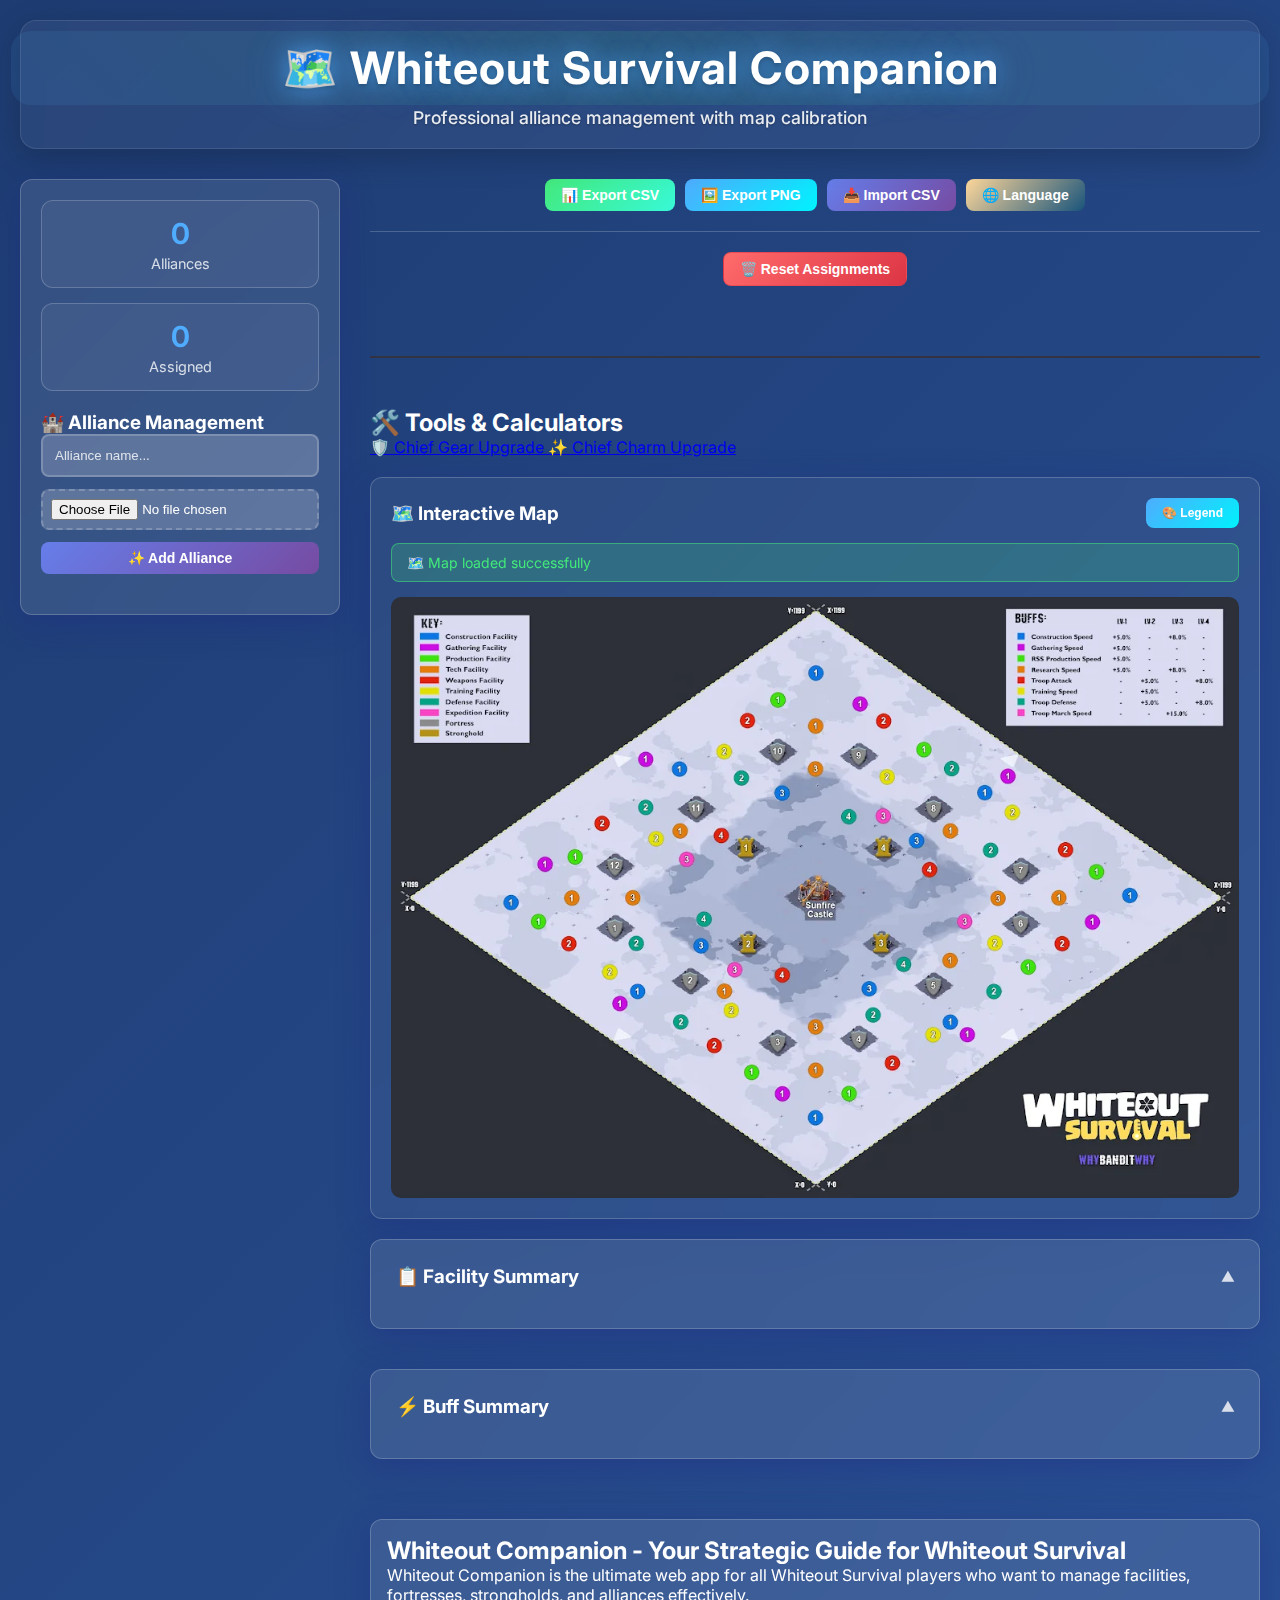
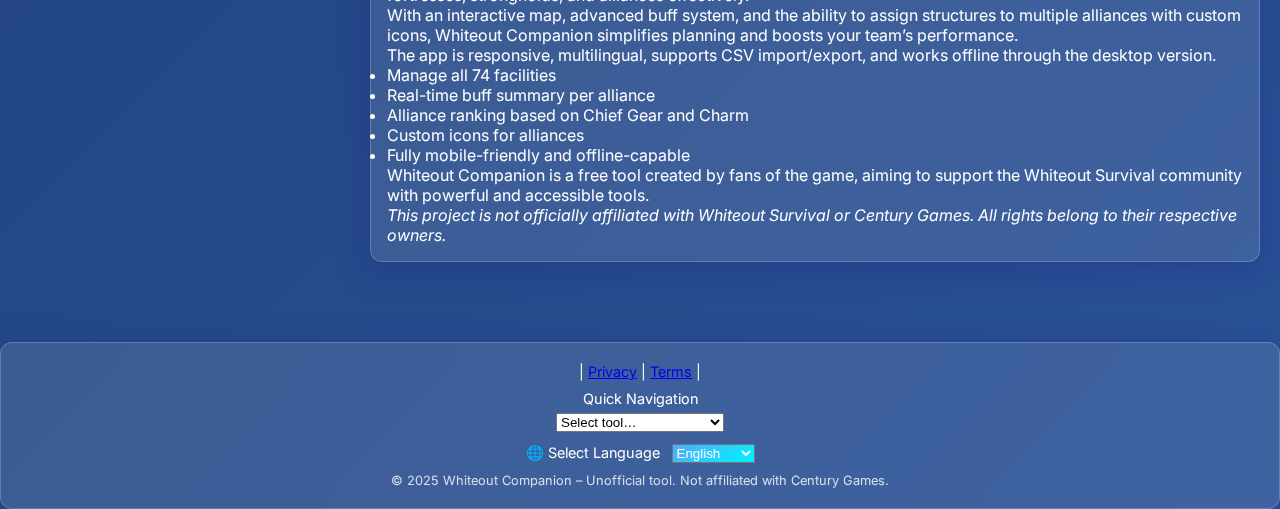
<file: index.html>
<!DOCTYPE html>
<html lang="en">
<head>

<!-- META SEO (EN) -->
<title>Whiteout Companion – Alliance and Buff Manager</title>
<meta name="description" content="Manage alliances, buffs, and facilities on the Whiteout Survival map. A complete and responsive companion app.">
<meta name="keywords" content="whiteout survival, companion app, alliance manager, map tool, buff calculator, war strategy, mobile game helper">
<meta name="author" content="whiteoutcompanion.com">
<meta name="viewport" content="width=device-width, initial-scale=1.0">

<!-- OPEN GRAPH (Facebook / WhatsApp / Discord) -->
<meta property="og:title" content="Whiteout Companion – Map, Buffs & Alliances">
<meta property="og:description" content="Interactive tool to manage alliances, buffs and structures in Whiteout Survival. Ideal for commanders and war strategists.">
<meta property="og:type" content="website">
<meta property="og:url" content="https://whiteoutcompanion.com">
<meta property="og:image" content="https://whiteoutcompanion.com/logo.png">

<!-- TWITTER CARDS -->
<meta name="twitter:card" content="summary_large_image">
<meta name="twitter:title" content="Whiteout Companion – Buff & Map Tool">
<meta name="twitter:description" content="Plan your alliance, assign facilities and dominate in Whiteout Survival.">
<meta name="twitter:image" content="https://whiteoutcompanion.com/logo.png">

<!-- FAVICON -->
<link rel="icon" href="/favicon.ico" type="image/x-icon">


  <!-- Google tag (gtag.js) -->
<script async src="https://www.googletagmanager.com/gtag/js?id=G-LJEEXTELBT"></script>
<script>
  window.dataLayer = window.dataLayer || [];
  function gtag(){dataLayer.push(arguments);}
  gtag('js', new Date());

  gtag('config', 'G-LJEEXTELBT');
</script>

  <meta charset="UTF-8" />
  <meta name="viewport" content="width=device-width, initial-scale=1.0"/>
  <meta name="theme-color" content="#1e3c72">
  <meta name="description" content="Professional alliance management tool for Whiteout Survival">
  
  <title>Whiteout Survival Companion</title>
  
  <!-- Fonts -->
  <link rel="preconnect" href="https://fonts.googleapis.com">
  <link rel="preconnect" href="https://fonts.gstatic.com" crossorigin>
  <link href="https://fonts.googleapis.com/css2?family=Inter:wght@400;500;600;700&display=swap" rel="stylesheet">
  
  <!--Styles-->
  <link href="css/styles.css" rel="stylesheet">
  <link href="css/responsive.css" rel="stylesheet">
  
  <link href="css/control-bar.css" rel="stylesheet">
  <link href="css/admob.css" rel="stylesheet">

  <link rel="manifest" href="manifest.json">
  <meta name="google-adsense-account" content="ca-pub-0198329042214907">
  <script async src="https://pagead2.googlesyndication.com/pagead/js/adsbygoogle.js?client=ca-pub-0198329042214907"
     crossorigin="anonymous"></script>
</head>
<body>
  <div class="container">
    <!-- Header -->
    <div class="header">
      <h1 id="main-title">🗺️ Whiteout Survival Companion 🚀</h1>
      <p id="main-subtitle">Professional alliance management with map calibration</p>
    </div>

    <!-- AdMob top banner -->
    <div id="top-admob-banner" class="admob-banner top-banner">
      <span>Loading advertisement...</span>
    </div>

    <!-- App Layout -->
    <div class="app-layout">
      
      <!-- Sidebar -->
      <aside class="sidebar glass-card">
        <!-- Quick Stats -->
        <div class="stats-grid">
          <div class="stat-card">
            <div class="stat-number" id="total-alliances">0</div>
            <div class="stat-label" id="alliances-label">Alleanze</div>
          </div>
          <div class="stat-card">
            <div class="stat-number" id="assigned-facilities">0</div>
            <div class="stat-label" id="assigned-label">Assegnate</div>
          </div>
        </div>

        <!-- Alliance Form -->
        <h3 id="alliance-management-title">🏰 Gestione Alleanze</h3>
        <form class="alliance-form" id="alliance-form">
          <input type="text" id="alliance-name" placeholder="Nome alleanza..." maxlength="30" required>
          <input type="file" id="alliance-icon" accept="image/*">
          <button type="submit" class="btn btn-primary" style="width: 100%;" id="add-alliance-btn">
            ✨ Aggiungi Alleanza
          </button>
        </form>

        <!-- Alliance List -->
        <ul class="alliance-list" id="alliance-list"></ul>
      </aside>

      <!-- Main Content -->
      <main class="main-content">
        
      <!-- Controls -->
      <div class="controls">
        <button class="btn btn-success" onclick="exportCSV()" id="export-csv-btn">📊 Esporta CSV</button>
        <button class="btn btn-info" onclick="exportPNG()" id="export-png-btn">🖼️ Esporta PNG</button>
        <input type="file" id="import-file" accept=".csv" style="display: none;">
        <button class="btn btn-primary" onclick="document.getElementById('import-file').click()" id="import-csv-btn">📥 Importa CSV</button>
        <button class="btn btn-warning" onclick="toggleLanguageSelector()" id="language-btn">🌐 Lingua</button>
        
        <!-- Separatore visivo per pulsante pericoloso -->
        <div style="width: 100%; height: 1px; background: rgba(255,255,255,0.2); margin: 10px 0;"></div>
        
        <!-- Pulsante Reset con stile diverso -->
        <button class="btn btn-danger" onclick="showResetConfirmation()" id="reset-btn" title="Rimuovi tutte le assegnazioni">
          🗑️ <span id="reset-btn-text">Reset Assegnazioni</span>
        </button>
      </div>

        <!-- Language Selector -->
        <div id="language-selector" class="glass-card hidden" style="padding: 15px; margin-bottom: 20px;">
          <h4 style="margin-bottom: 10px;" id="select-language-title">🌐 Seleziona Lingua</h4>
          <div style="display: grid; grid-template-columns: repeat(auto-fit, minmax(120px, 1fr)); gap: 10px;">
            <button class="btn btn-info" onclick="setLanguage('en')" id="lang-en">🇺🇸 English</button>
            <button class="btn btn-info" onclick="setLanguage('it')" id="lang-it">🇮🇹 Italiano</button>
            <button class="btn btn-info" onclick="setLanguage('es')" id="lang-es">🇪🇸 Español</button>
            <button class="btn btn-info" onclick="setLanguage('fr')" id="lang-fr">🇫🇷 Français</button>
            <button class="btn btn-info" onclick="setLanguage('de')" id="lang-de">🇩🇪 Deutsch</button>
            <button class="btn btn-info" onclick="setLanguage('pt')" id="lang-pt">🇵🇹 Português</button>
          </div>
        </div>

        <!-- New Functions -->
<hr style="margin: 30px 0; border: 0; border-top: 2px solid #334;">

<div class="tool-grid-container">
  <h2 class="tool-title" data-i18n="tools_section_title">🛠️ Tools & Calculators</h2>

  <div class="tool-grid">
    <a href="/chief-gear-upgrade-calculator" class="tool-button" data-i18n="tool_chief_gear">
      🛡️ Chief Gear Upgrade
    </a>
    <a href="/chief-charms-calculator" class="tool-button" data-i18n="tool_chief_charm">
      ✨ Chief Charm Upgrade
    </a>
    <!-- Puoi aggiungere altri strumenti qui -->
  </div>
</div>

        <!-- Map Container -->
        <section class="map-container glass-card">
          <div class="map-header">
            <h3 id="map-title">🗺️ Mappa Interattiva</h3>
            <button class="btn btn-info" onclick="toggleLegend()" style="font-size: 12px;" id="legend-btn">🎨 Legenda</button>
          </div>
          
          <!-- Legend -->
          <div id="map-legend" class="map-legend hidden">
            <h4 id="legend-title">🎨 Legenda Colori Ufficiali</h4>
            <div class="legend-grid">
  <div class="legend-item">
    <div class="legend-marker castle"></div>
    <span class="legend-icon">🏰</span>
    <span id="color-castle">Castle (Oro)</span>
  </div>
  <div class="legend-item">
    <div class="legend-marker construction"></div>
    <span class="legend-icon">🔨</span>
    <span id="color-construction">Construction (Blu)</span>
  </div>
  <div class="legend-item">
    <div class="legend-marker production"></div>
    <span class="legend-icon">🏭</span>
    <span id="color-production">Production (Verde)</span>
  </div>
  <div class="legend-item">
    <div class="legend-marker defense"></div>
    <span class="legend-icon">🛡️</span>
    <span id="color-defense">Defense (Verde Acqua)</span>
  </div>
  <div class="legend-item">
    <div class="legend-marker gathering"></div>
    <span class="legend-icon">⛏️</span>
    <span id="color-gathering">Gathering (Viola)</span>
  </div>
  <div class="legend-item">
    <div class="legend-marker tech"></div>
    <span class="legend-icon">🔬</span>
    <span id="color-tech">Research/Tech (Arancione)</span>
  </div>
  <div class="legend-item">
    <div class="legend-marker weapons"></div>
    <span class="legend-icon">⚔️</span>
    <span id="color-weapons">Troop Attack (Rosso)</span>
  </div>
  <div class="legend-item">
    <div class="legend-marker training"></div>
    <span class="legend-icon">🎯</span>
    <span id="color-training">Training (Giallo)</span>
  </div>
  <div class="legend-item">
    <div class="legend-marker expedition"></div>
    <span class="legend-icon">🚁</span>
    <span id="color-expedition">March/Expedition (Rosa)</span>
  </div>
  <div class="legend-item">
    <div class="legend-marker stronghold"></div>
    <span class="legend-icon">🏛️</span>
    <span id="color-stronghold">Stronghold (Marrone)</span>
  </div>
  <div class="legend-item">
    <div class="legend-marker fortress"></div>
    <span class="legend-icon">🏯</span>
    <span id="color-fortress">Fortress (Grigio Scuro)</span>
  </div>
</div>
          </div>
          
          <!-- Status Bar per messaggi -->
          <div class="map-status" id="map-status" style="display: none;">
            Marker con colori ufficiali: Blu=Construction, Verde=Production, Verde Acqua=Defense, Viola=Gathering, Arancione=Tech, Rosso=Attack, Giallo=Training, Rosa=March. Clicca per assegnare alle alleanze.
          </div>
          
          <div class="map-wrapper" id="map-wrapper">
            <img src="assets/map.png" id="map" alt="Whiteout Survival Map">
          </div>
        </section>

        <!-- Summary Sections -->
        <section class="summary-section glass-card">
          <div class="summary-header" onclick="toggleSection('facility-summary')">
            <h3 id="facility-summary-title">📋 Riepilogo Strutture</h3>
            <span class="section-toggle" id="facility-toggle">▼</span>
          </div>
          <div id="facility-summary-content" class="summary-content expanded-content">
            <div id="facility-summary"></div>
          </div>
        </section>

        <section class="summary-section glass-card">
          <div class="summary-header" onclick="toggleSection('buff-summary')">
            <h3 id="buff-summary-title">⚡ Riepilogo Buff</h3>
            <span class="section-toggle" id="buff-toggle">▼</span>
          </div>
          <div id="buff-summary-content" class="summary-content expanded-content">
            <div id="buff-summary"></div>
          </div>
        </section>
        <!-- Calibrazione per sviluppatori
        -- Calibration Section --
        <section class="calibration-section glass-card">
          <div class="calibration-header">
            <h3 id="calibration-title">🔧 Calibrazione Avanzata</h3>
            <button class="calibration-toggle" onclick="toggleCalibration()">▶</button>
          </div>
          
          <div id="calibration-content" class="collapsed-content">
            -- Password Protection --
            <div class="password-section" id="password-section">
              <p style="color: #ff6b6b; margin-bottom: 10px;">🔒 Sezione protetta - Solo per utenti avanzati</p>
              <input type="password" id="calibration-password" class="password-input" placeholder="Inserisci password...">
              <button class="btn btn-warning" onclick="checkCalibrationPassword()">🔓 Sblocca</button>
            </div>
            
            -- Calibration Controls --
            <div id="calibration-controls-section" class="hidden">
              <div class="calibration-controls">
                <div class="control-group">
                  <label>Offset X:</label>
                  <input type="number" id="offsetX" value="0" step="0.1">
                </div>
                <div class="control-group">
                  <label>Offset Y:</label>
                  <input type="number" id="offsetY" value="0.7" step="0.1">
                </div>
                <div class="control-group">
                  <label>Scala X:</label>
                  <input type="number" id="scaleX" value="1" step="0.01" min="0.5" max="2">
                </div>
                <div class="control-group">
                  <label>Scala Y:</label>
                  <input type="number" id="scaleY" value="1" step="0.01" min="0.5" max="2">
                </div>
              </div>
              
              <div class="calibration-buttons">
                <button class="btn btn-info" onclick="highlightCastle()">🏰 Evidenzia Castello</button>
                <button class="btn btn-warning" onclick="testCurrentCalibration()">🎯 Test Calibrazione</button>
                <button class="btn btn-success" onclick="applyCalibration()">✅ Applica</button>
                <button class="btn btn-primary" onclick="resetCalibration()">🔄 Reset</button>
                <button class="btn btn-primary" onclick="debugMarkers()" style="font-size: 12px;">🔍 Debug</button>
              </div>
            
            </div>
          
          </div>
        </section>
        -->

         <!-- SEO Description -->
<section class="seo-description glass-card" style="margin: 20px 0; padding: 16px;">
  <h2 data-i18n="home.h2_title">Whiteout Companion - Your Strategic Guide for Whiteout Survival</h2>
  <p data-i18n="home.p_intro">Whiteout Companion is the ultimate web app for all Whiteout Survival players who want to manage facilities, fortresses, strongholds, and alliances effectively.</p>
  <p data-i18n="home.p_features">With an interactive map, advanced buff system, and the ability to assign structures to multiple alliances with custom icons, Whiteout Companion simplifies planning and boosts your team’s performance.</p>
  <p data-i18n="home.p_specs">The app is responsive, multilingual, supports CSV import/export, and works offline through the desktop version.</p>
  <ul>
    <li data-i18n="home.li_1">Manage all 74 facilities</li>
    <li data-i18n="home.li_2">Real-time buff summary per alliance</li>
    <li data-i18n="home.li_3">Alliance ranking based on Chief Gear and Charm</li>
    <li data-i18n="home.li_4">Custom icons for alliances</li>
    <li data-i18n="home.li_5">Fully mobile-friendly and offline-capable</li>
  </ul>
  <p data-i18n="home.p_note">Whiteout Companion is a free tool created by fans of the game, aiming to support the Whiteout Survival community with powerful and accessible tools.</p>
  <p><em data-i18n="home.p_disclaimer">This project is not officially affiliated with Whiteout Survival or Century Games. All rights belong to their respective owners.</em></p>
</section>
      </main>
    </div>
  </div>

  <!-- AdMob Bottom Banner -->
  <div id="bottom-admob-banner" class="admob-banner bottom-banner">
    <span>Loading advertisement...</span>
  </div>

<!-- Footer copy from here -->
  <footer class="glass-card" style="margin-top: 40px; padding: 20px; text-align: center; font-size: 0.9rem;">
    <div style="margin-bottom: 10px;">| 
      <a href="/privacy" data-i18n="footer.privacy">Privacy</a> |
      <a href="/terms" data-i18n="footer.terms">Terms</a> |
    </div>

    <label for="tool-nav" style="display:block; margin-bottom:6px;" data-i18n="footer.quicknav">Quick Navigation</label>
    <select id="tool-nav" onchange="if(this.value) location.href=this.value" class="footer-select">
      <option value="">Select tool…</option>
      <option value="https://whiteoutcompanion.com/">HOME</option>
      <option value="https://whiteoutcompanion.com/#buff-summary-title">Buff Summary</option>
      <option value="https://whiteoutcompanion.com/#map-title">Alliance Map</option>
      <option value="https://whiteoutcompanion.com/chief-gear-upgrade-calculator">Chief Gear Calculator</option>
      <option value="https://whiteoutcompanion.com/chief-charms-calculator">Chief Charms Calculator</option>
    </select>

    <div style="margin: 12px 0 10px;">
      <label for="lang-switch" style="margin-right: 8px;" data-i18n="selectLanguage">🌐 Select Language</label>
      <select id="lang-switch" class="footer-select" onchange="setLanguage(this.value)">
        <option value="en">English</option>
        <option value="it">Italiano</option>
        <option value="es">Español</option>
        <option value="fr">Français</option>
        <option value="de">Deutsch</option>
        <option value="pt">Português</option>
      </select>
    </div>

    <div style="margin-top: 10px; color: var(--text-secondary); font-size: 0.8rem;">
      © 2025 Whiteout Companion – <span data-i18n="footer.unofficial">Unofficial tool. Not affiliated with Century Games.</span>
    </div>
  </footer>

  <!-- To here -->


<!-- Scripts -->
<script src="js/mapfallback.js"></script>
<script src="js/translations.js"></script>
<script src="js/data.js"></script>
<script src="js/utilities.js"></script>
<script src="js/languagesystem.js"></script>
<!-- <script src="js/calibration.js"></script> -->
<script src="js/markers.js"></script>
<script src="js/fixed-control-bar.js"></script>
<script src="js/alliances.js"></script>
<script src="js/app.js"></script>
<script src="js/admob.js"></script>

<!-- CSV System Unificato (nuovo) -->
<script src="js/csv_unified.js"></script>

<script>
  if ('serviceWorker' in navigator) {
    navigator.serviceWorker.register('/service-worker.js')
      .then(function(registration) {
        console.log('ServiceWorker registered with scope:', registration.scope);
      })
      .catch(function(error) {
        console.error('ServiceWorker registration failed:', error);
      });
  }
</script>
<!-- Test modifica branch develop -->
</body>
</html>
</file>
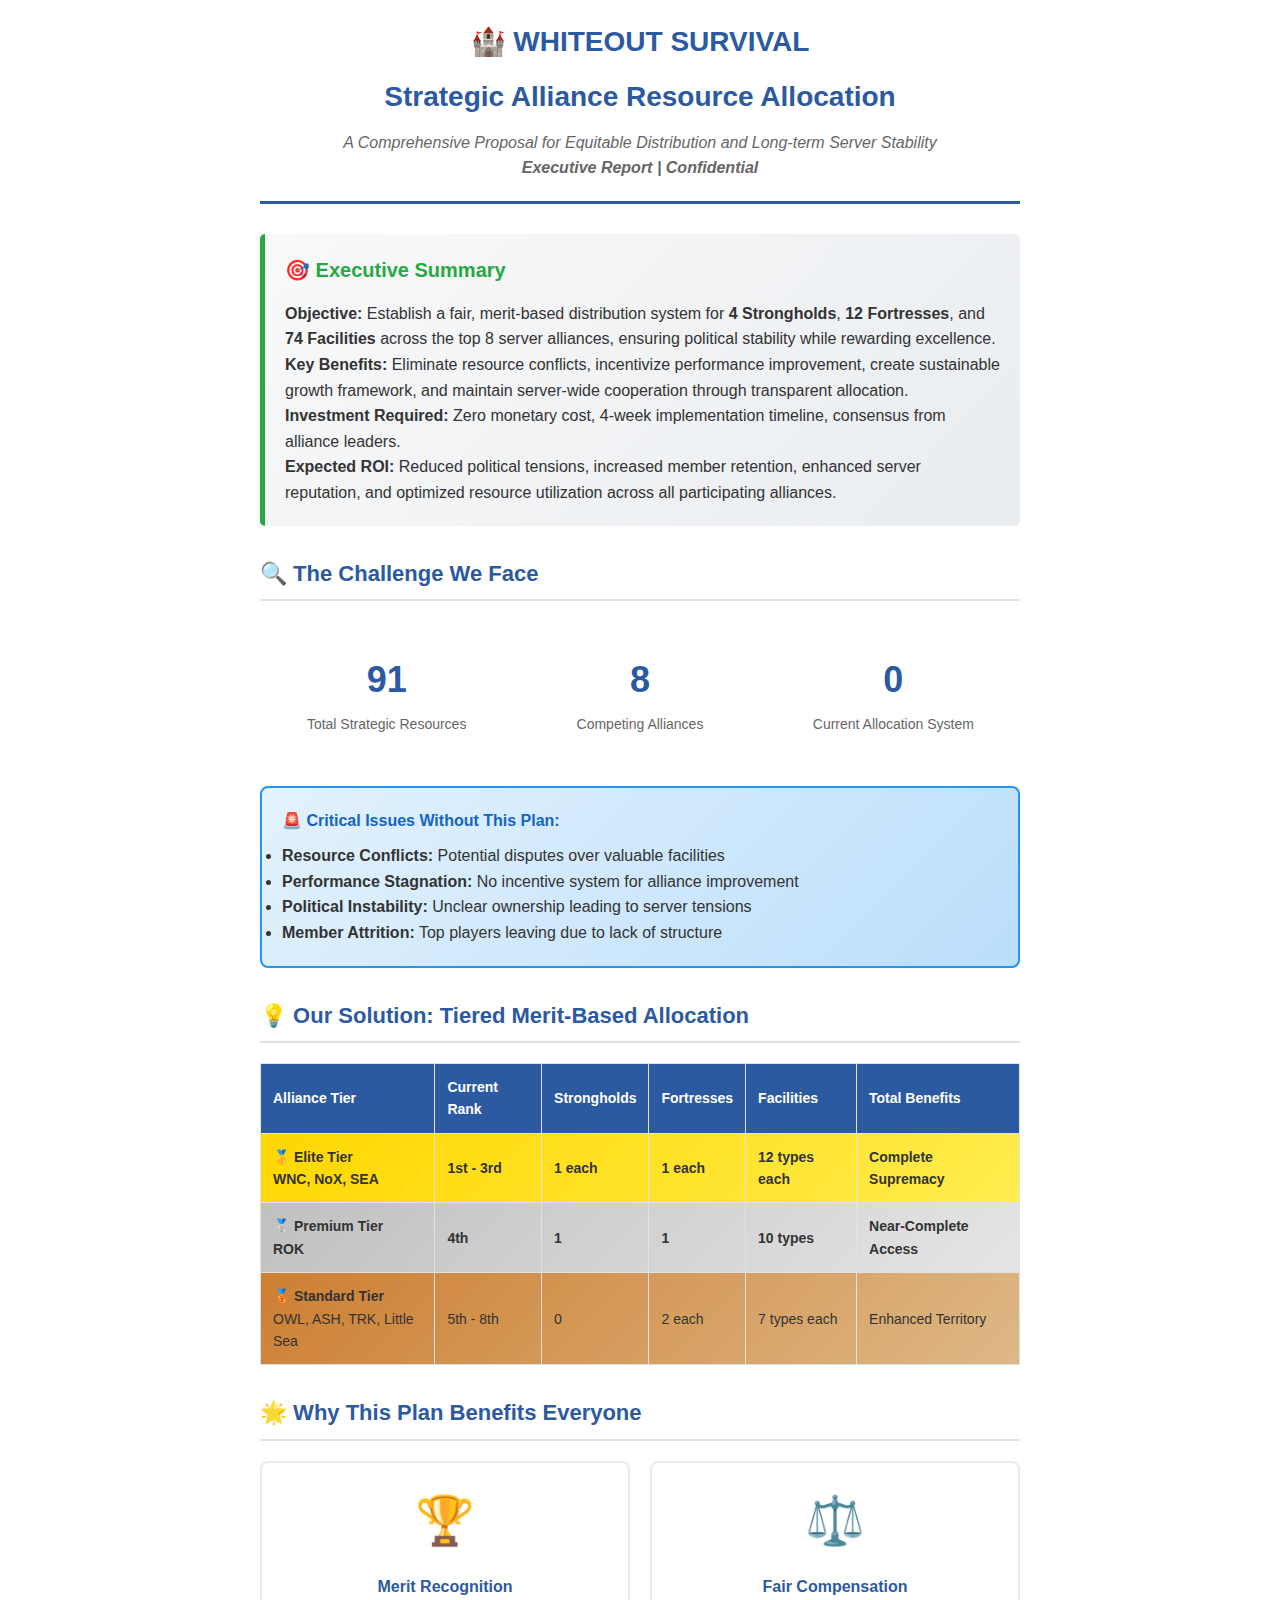
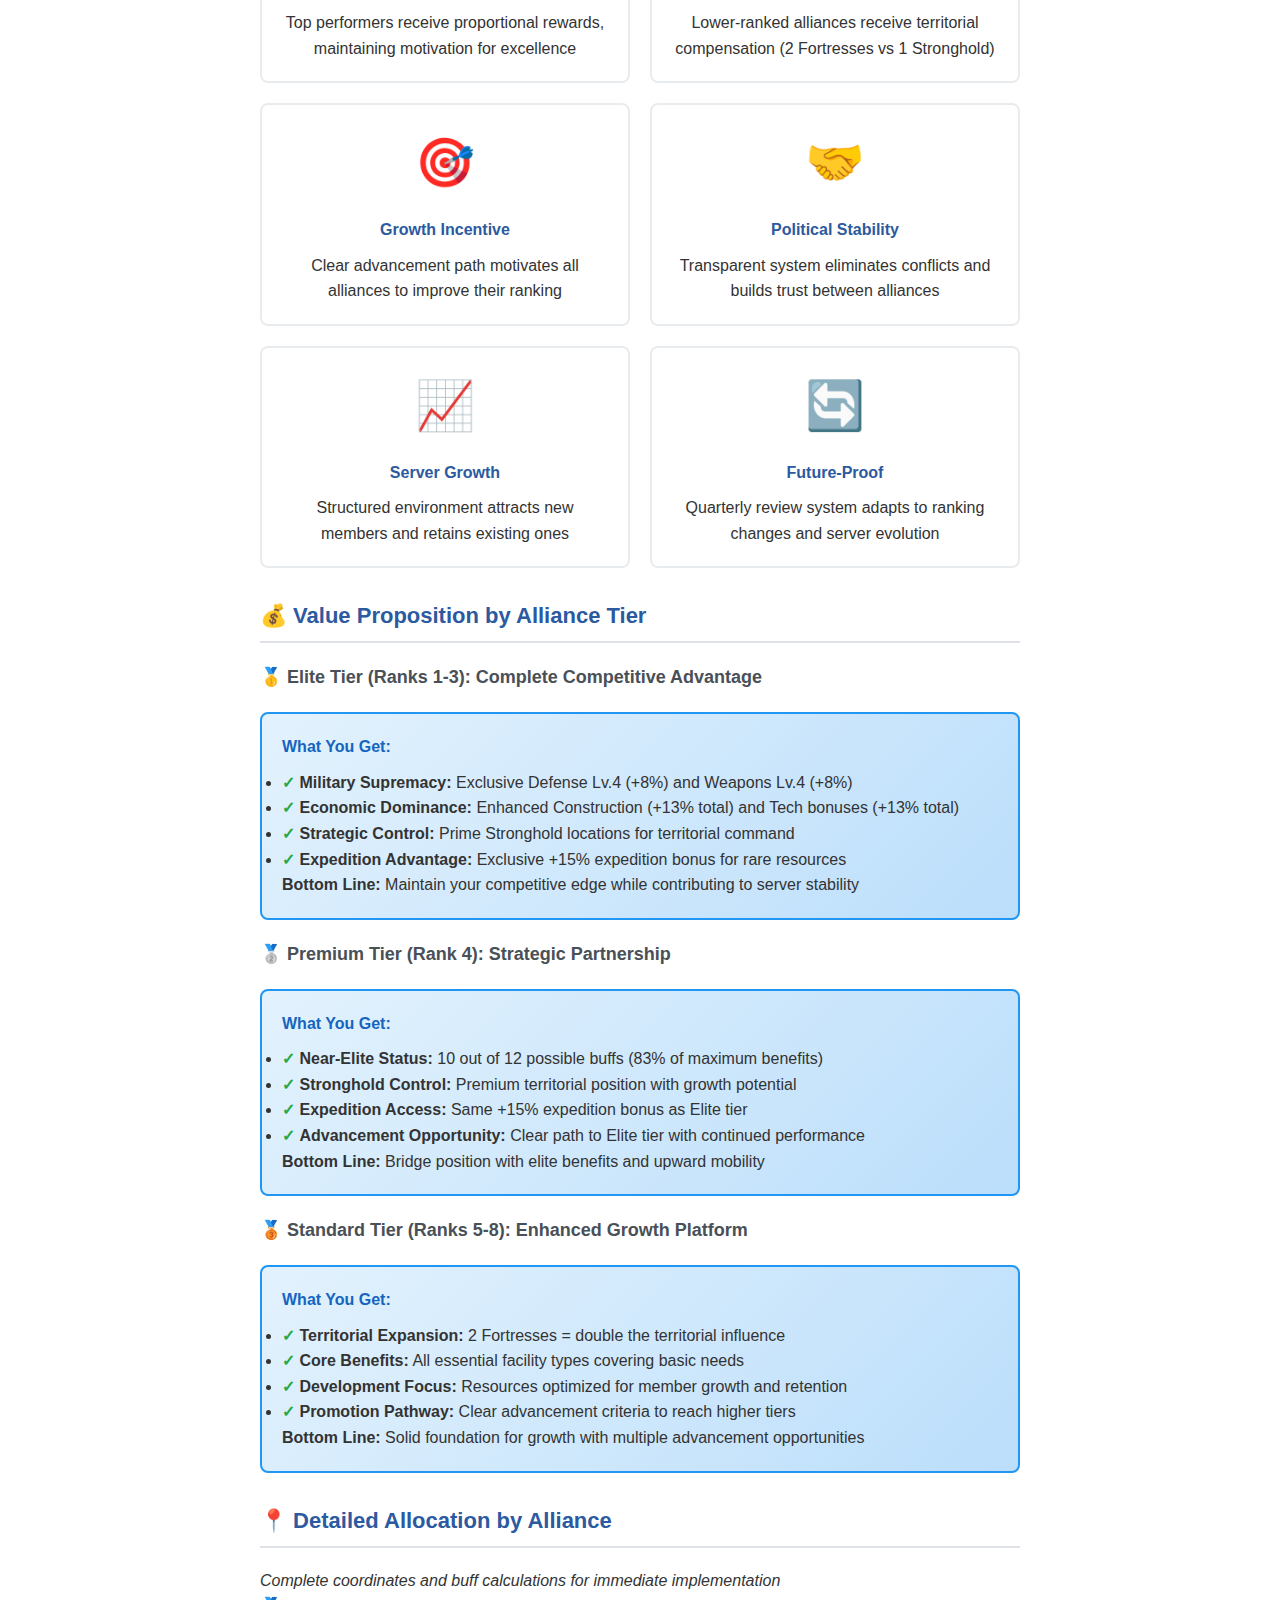
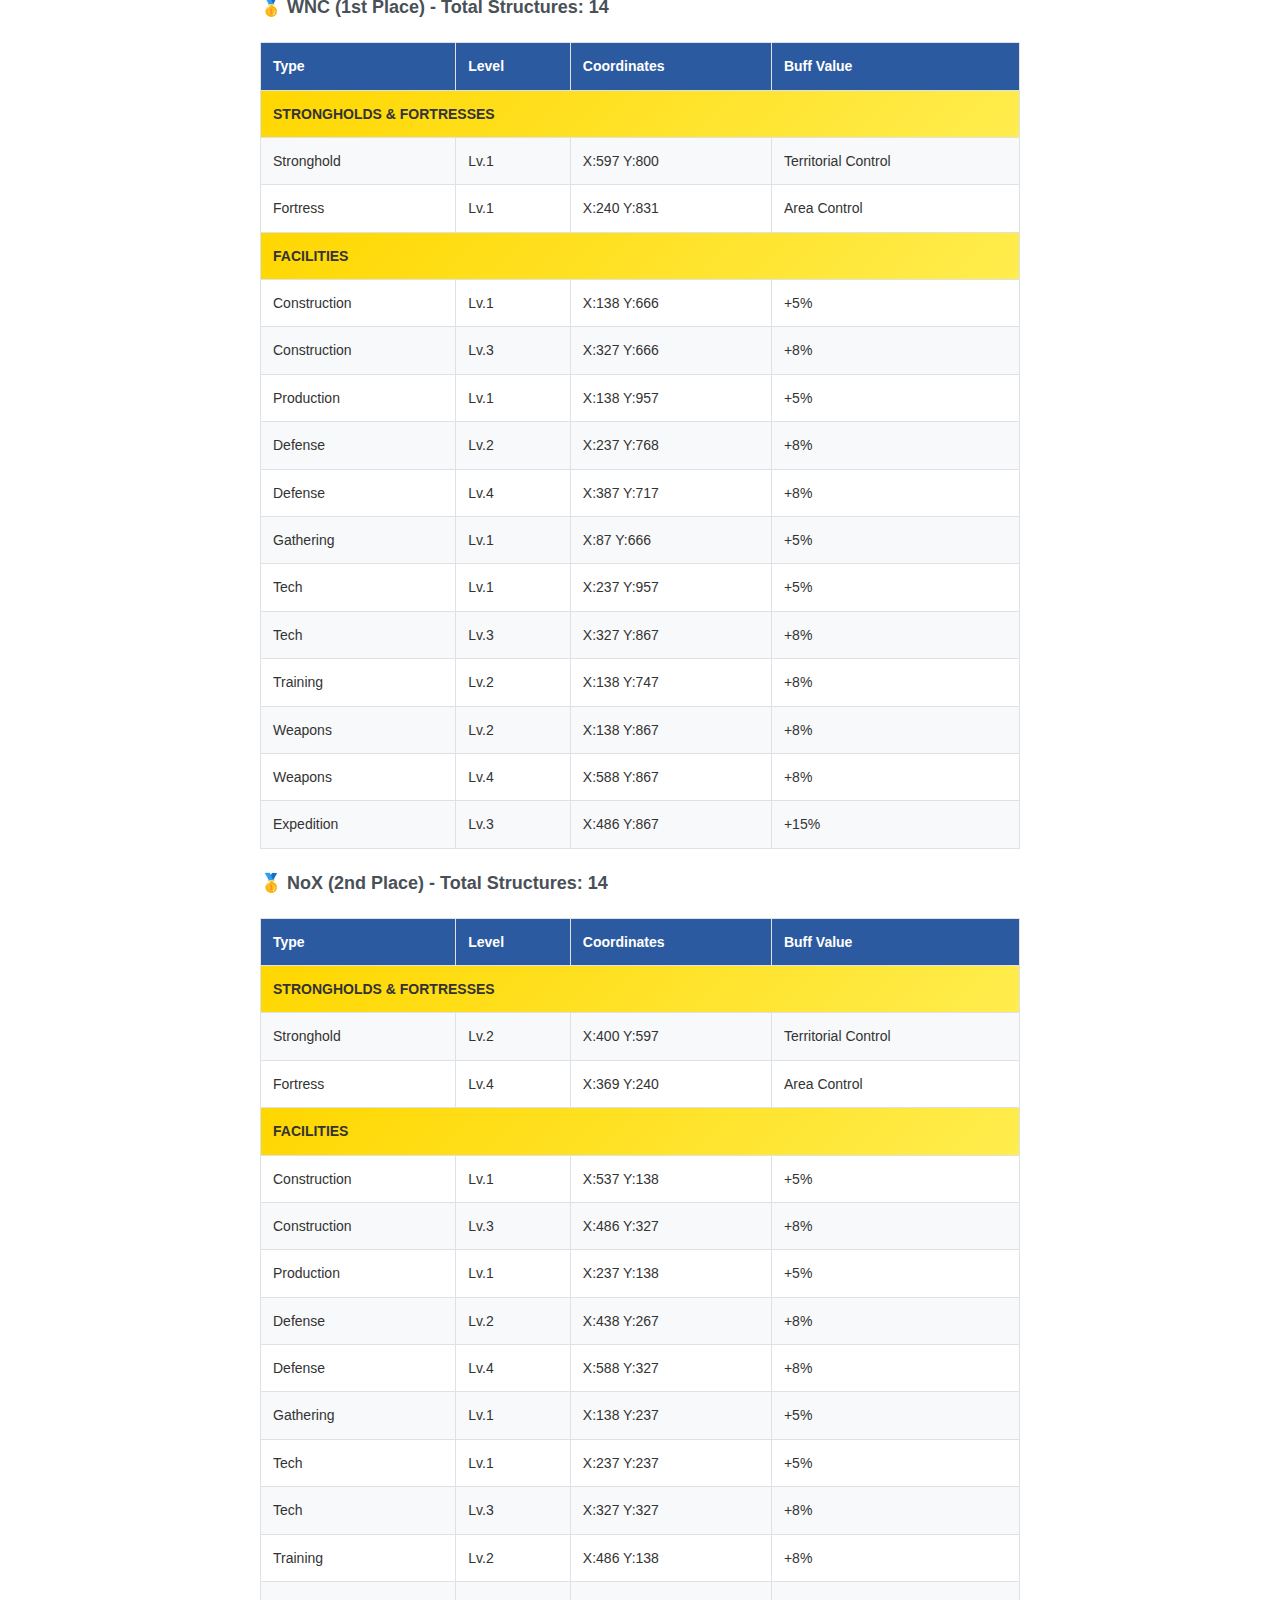
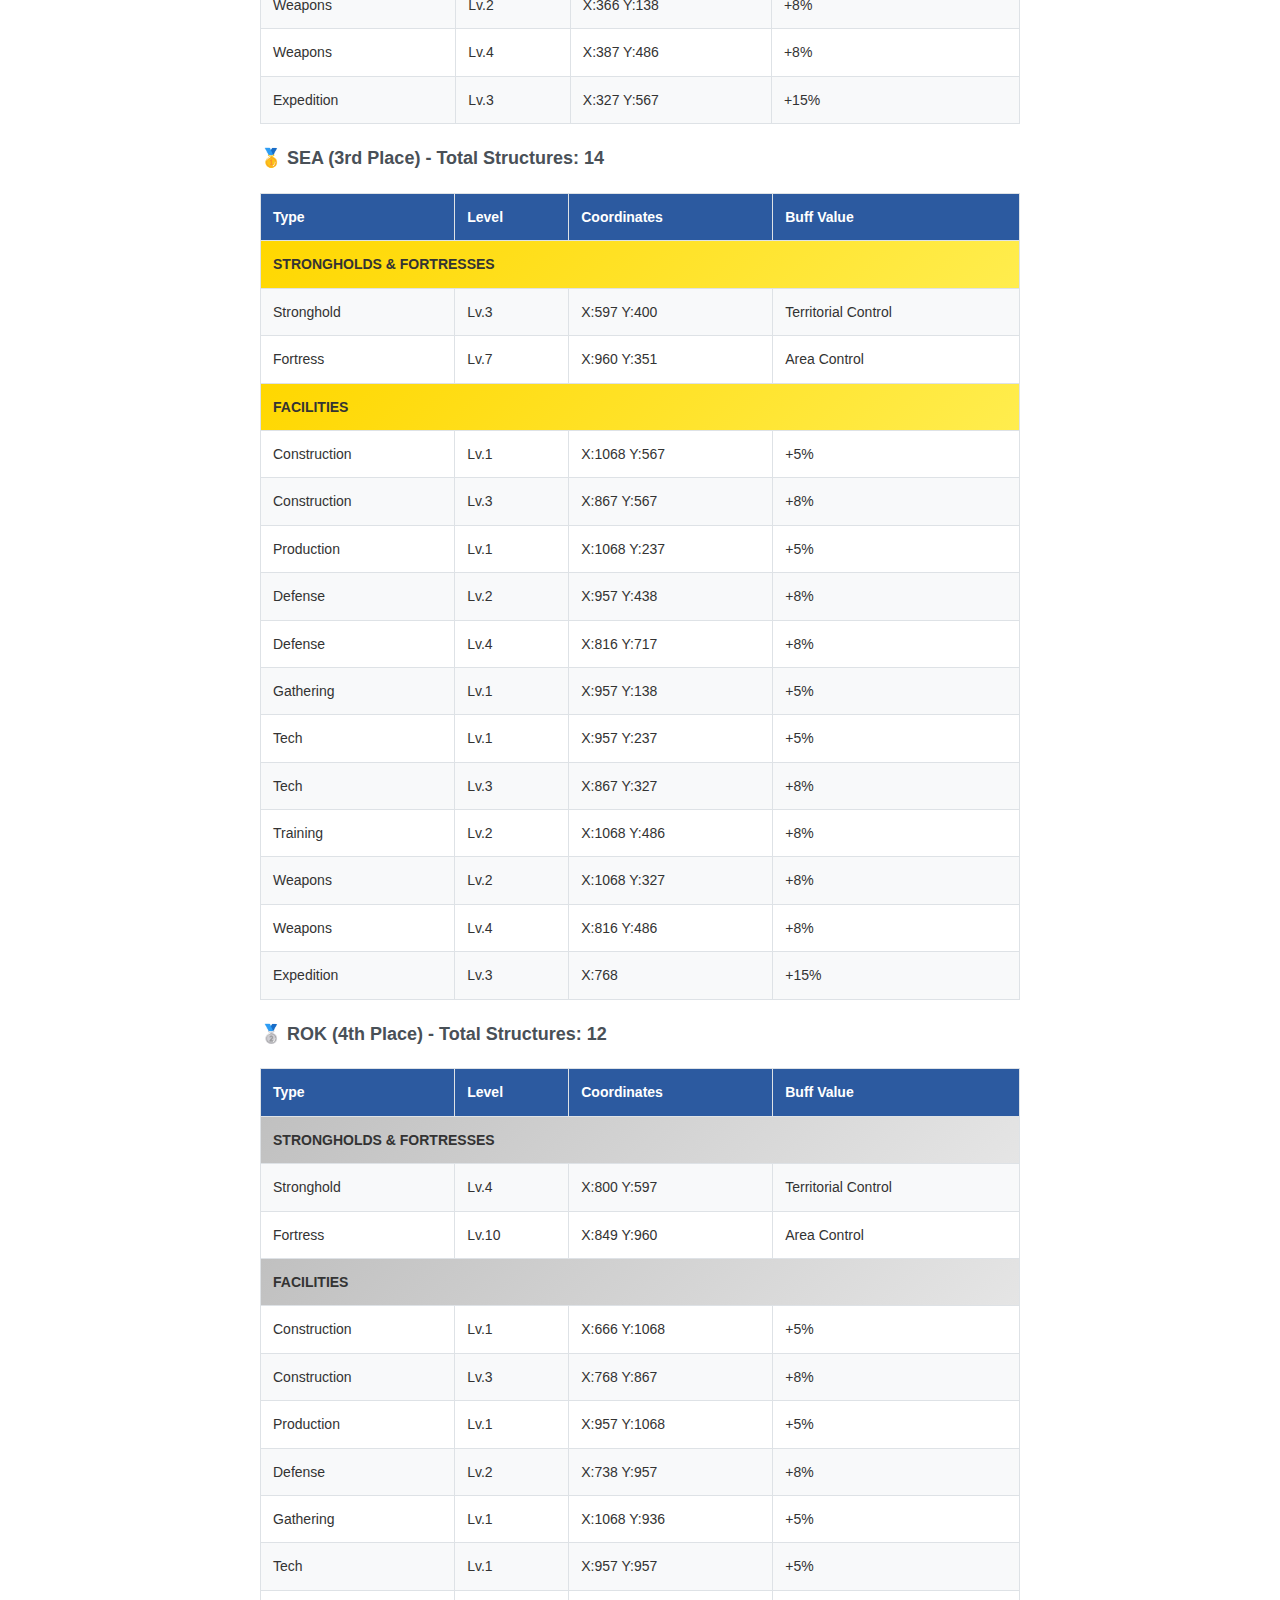
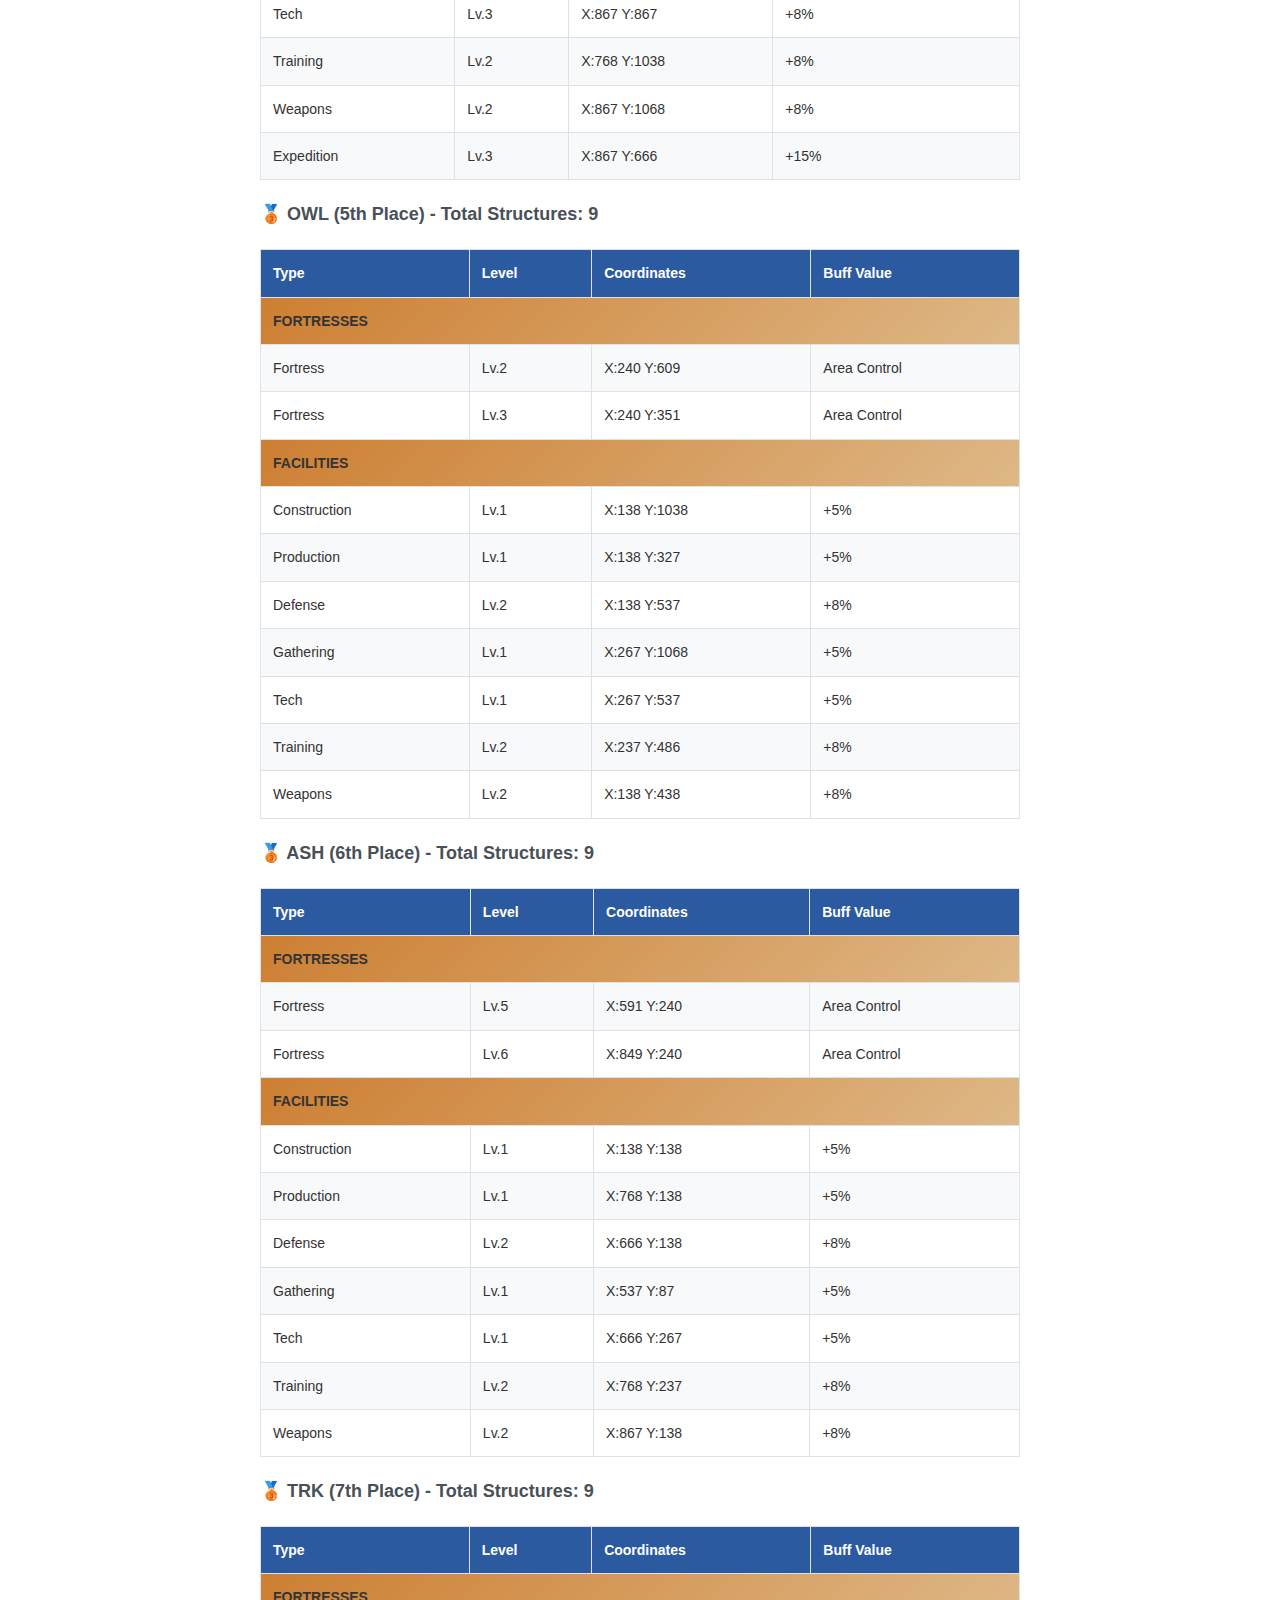
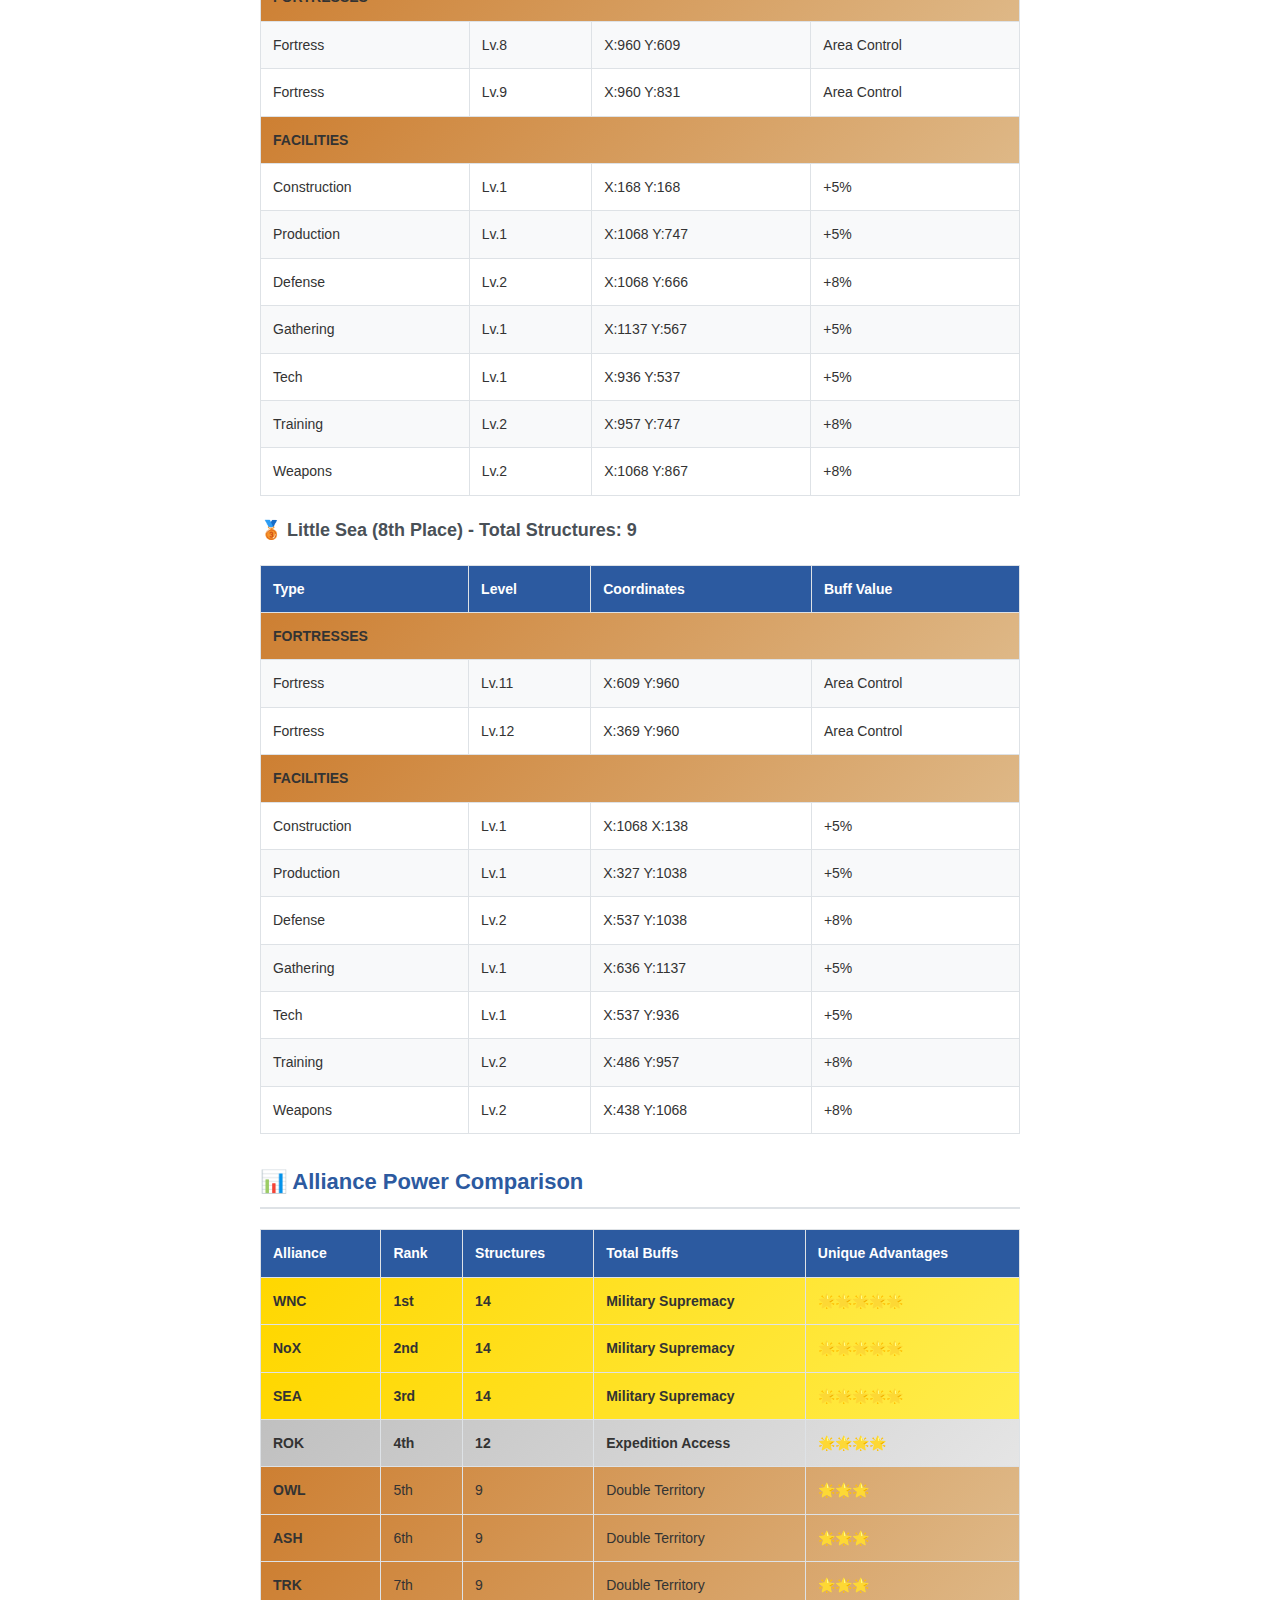
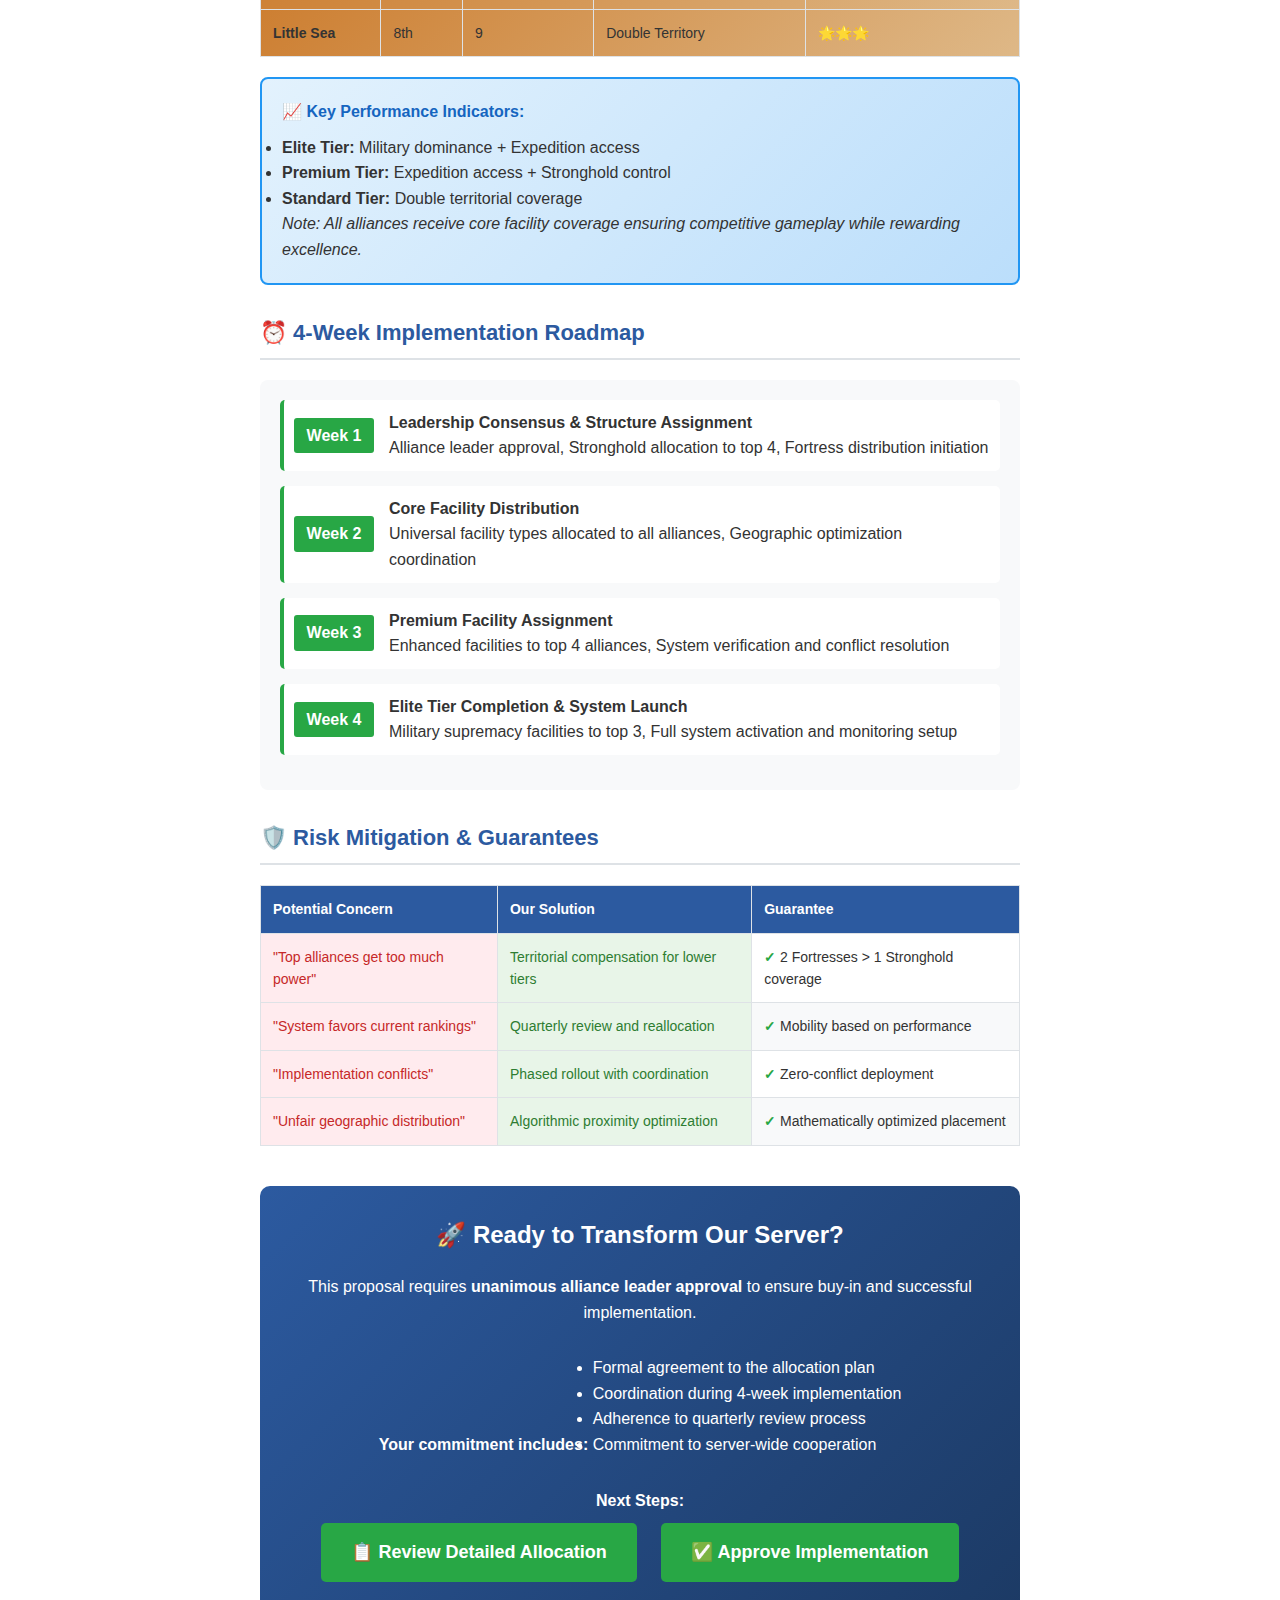
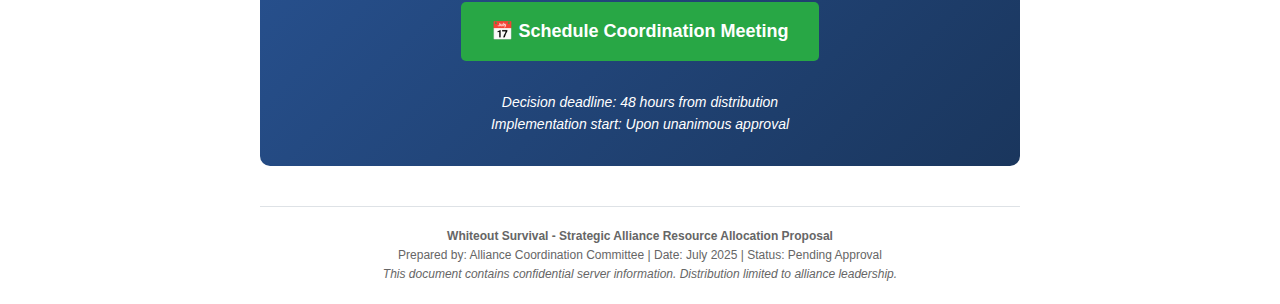
<file: alliance_proposal_report_claude.html>
<!DOCTYPE html>
<html lang="en">
<head>
    <meta charset="UTF-8">
    <meta name="viewport" content="width=device-width, initial-scale=1.0">
    <title>Alliance Resource Allocation Proposal</title>
    <style>
        @page {
            size: A4;
            margin: 1in;
        }
        
        * {
            margin: 0;
            padding: 0;
            box-sizing: border-box;
        }
        
        body {
            font-family: 'Segoe UI', Tahoma, Geneva, Verdana, sans-serif;
            line-height: 1.6;
            color: #333;
            background: white;
        }
        
        .container {
            max-width: 800px;
            margin: 0 auto;
            padding: 20px;
        }
        
        .header {
            text-align: center;
            border-bottom: 3px solid #2c5aa0;
            padding-bottom: 20px;
            margin-bottom: 30px;
        }
        
        .header h1 {
            color: #2c5aa0;
            font-size: 28px;
            margin-bottom: 10px;
            font-weight: 700;
        }
        
        .header .subtitle {
            color: #666;
            font-size: 16px;
            font-style: italic;
        }
        
        .executive-summary {
            background: linear-gradient(135deg, #f8f9fa, #e9ecef);
            padding: 20px;
            border-left: 5px solid #28a745;
            margin-bottom: 30px;
            border-radius: 5px;
        }
        
        .executive-summary h2 {
            color: #28a745;
            margin-bottom: 15px;
            font-size: 20px;
        }
        
        .section {
            margin-bottom: 30px;
            page-break-inside: avoid;
        }
        
        .section h2 {
            color: #2c5aa0;
            border-bottom: 2px solid #dee2e6;
            padding-bottom: 8px;
            margin-bottom: 20px;
            font-size: 22px;
        }
        
        .section h3 {
            color: #495057;
            margin-bottom: 15px;
            font-size: 18px;
        }
        
        .allocation-table {
            width: 100%;
            border-collapse: collapse;
            margin: 20px 0;
            font-size: 14px;
        }
        
        .allocation-table th,
        .allocation-table td {
            padding: 12px;
            text-align: left;
            border: 1px solid #dee2e6;
        }
        
        .allocation-table th {
            background: #2c5aa0;
            color: white;
            font-weight: 600;
        }
        
        .allocation-table tr:nth-child(even) {
            background: #f8f9fa;
        }
        
        .tier-1 {
            background: linear-gradient(135deg, #ffd700, #ffed4e) !important;
            font-weight: bold;
        }
        
        .tier-2 {
            background: linear-gradient(135deg, #c0c0c0, #e5e5e5) !important;
            font-weight: bold;
        }
        
        .tier-3 {
            background: linear-gradient(135deg, #cd7f32, #deb887) !important;
        }
        
        .benefits-grid {
            display: grid;
            grid-template-columns: repeat(auto-fit, minmax(250px, 1fr));
            gap: 20px;
            margin: 20px 0;
        }
        
        .benefit-card {
            background: white;
            border: 2px solid #e9ecef;
            border-radius: 8px;
            padding: 20px;
            text-align: center;
            transition: transform 0.2s;
        }
        
        .benefit-card:hover {
            transform: translateY(-2px);
            box-shadow: 0 4px 12px rgba(0,0,0,0.1);
        }
        
        .benefit-card .icon {
            font-size: 48px;
            margin-bottom: 15px;
        }
        
        .benefit-card h4 {
            color: #2c5aa0;
            margin-bottom: 10px;
            font-size: 16px;
        }
        
        .timeline {
            background: #f8f9fa;
            border-radius: 8px;
            padding: 20px;
            margin: 20px 0;
        }
        
        .timeline-item {
            display: flex;
            align-items: center;
            margin-bottom: 15px;
            padding: 10px;
            background: white;
            border-radius: 5px;
            border-left: 4px solid #28a745;
        }
        
        .timeline-item .week {
            background: #28a745;
            color: white;
            padding: 5px 10px;
            border-radius: 3px;
            margin-right: 15px;
            font-weight: bold;
            min-width: 80px;
            text-align: center;
        }
        
        .cta-section {
            background: linear-gradient(135deg, #2c5aa0, #1a365d);
            color: white;
            padding: 30px;
            border-radius: 10px;
            text-align: center;
            margin-top: 40px;
        }
        
        .cta-section h2 {
            color: white;
            margin-bottom: 20px;
            border: none;
        }
        
        .cta-button {
            background: #28a745;
            color: white;
            padding: 15px 30px;
            border: none;
            border-radius: 5px;
            font-size: 18px;
            font-weight: bold;
            cursor: pointer;
            text-decoration: none;
            display: inline-block;
            margin: 10px;
            transition: background 0.3s;
        }
        
        .cta-button:hover {
            background: #218838;
        }
        
        .stats-row {
            display: flex;
            justify-content: space-around;
            margin: 30px 0;
            text-align: center;
        }
        
        .stat-item {
            flex: 1;
            padding: 20px;
        }
        
        .stat-number {
            font-size: 36px;
            font-weight: bold;
            color: #2c5aa0;
            display: block;
        }
        
        .stat-label {
            color: #666;
            font-size: 14px;
            margin-top: 5px;
        }
        
        .highlight-box {
            background: linear-gradient(135deg, #e3f2fd, #bbdefb);
            border: 2px solid #2196f3;
            border-radius: 8px;
            padding: 20px;
            margin: 20px 0;
        }
        
        .highlight-box h4 {
            color: #1565c0;
            margin-bottom: 10px;
        }
        
        @media print {
            body {
                -webkit-print-color-adjust: exact;
                color-adjust: exact;
            }
            
            .page-break {
                page-break-before: always;
            }
        }
        
        .comparison-table {
            margin: 20px 0;
        }
        
        .comparison-table .old-way {
            background: #ffebee !important;
            color: #c62828;
        }
        
        .comparison-table .new-way {
            background: #e8f5e8 !important;
            color: #2e7d32;
        }
        
        .checkmark {
            color: #28a745;
            font-weight: bold;
        }
        
        .cross {
            color: #dc3545;
            font-weight: bold;
        }
    </style>
</head>
<body>
    <div class="container">
        <!-- Header -->
        <div class="header">
            <h1>🏰 WHITEOUT SURVIVAL</h1>
            <h1>Strategic Alliance Resource Allocation</h1>
            <p class="subtitle">A Comprehensive Proposal for Equitable Distribution and Long-term Server Stability</p>
            <p class="subtitle"><strong>Executive Report | Confidential</strong></p>
        </div>

        <!-- Executive Summary -->
        <div class="executive-summary">
            <h2>🎯 Executive Summary</h2>
            <p><strong>Objective:</strong> Establish a fair, merit-based distribution system for <strong>4 Strongholds</strong>, <strong>12 Fortresses</strong>, and <strong>74 Facilities</strong> across the top 8 server alliances, ensuring political stability while rewarding excellence.</p>
            
            <p><strong>Key Benefits:</strong> Eliminate resource conflicts, incentivize performance improvement, create sustainable growth framework, and maintain server-wide cooperation through transparent allocation.</p>
            
            <p><strong>Investment Required:</strong> Zero monetary cost, 4-week implementation timeline, consensus from alliance leaders.</p>
            
            <p><strong>Expected ROI:</strong> Reduced political tensions, increased member retention, enhanced server reputation, and optimized resource utilization across all participating alliances.</p>
        </div>

        <!-- Current Challenge -->
        <div class="section">
            <h2>🔍 The Challenge We Face</h2>
            <div class="stats-row">
                <div class="stat-item">
                    <span class="stat-number">91</span>
                    <div class="stat-label">Total Strategic Resources</div>
                </div>
                <div class="stat-item">
                    <span class="stat-number">8</span>
                    <div class="stat-label">Competing Alliances</div>
                </div>
                <div class="stat-item">
                    <span class="stat-number">0</span>
                    <div class="stat-label">Current Allocation System</div>
                </div>
            </div>
            
            <div class="highlight-box">
                <h4>🚨 Critical Issues Without This Plan:</h4>
                <ul>
                    <li><strong>Resource Conflicts:</strong> Potential disputes over valuable facilities</li>
                    <li><strong>Performance Stagnation:</strong> No incentive system for alliance improvement</li>
                    <li><strong>Political Instability:</strong> Unclear ownership leading to server tensions</li>
                    <li><strong>Member Attrition:</strong> Top players leaving due to lack of structure</li>
                </ul>
            </div>
        </div>

        <!-- Solution Overview -->
        <div class="section">
            <h2>💡 Our Solution: Tiered Merit-Based Allocation</h2>
            
            <table class="allocation-table">
                <thead>
                    <tr>
                        <th>Alliance Tier</th>
                        <th>Current Rank</th>
                        <th>Strongholds</th>
                        <th>Fortresses</th>
                        <th>Facilities</th>
                        <th>Total Benefits</th>
                    </tr>
                </thead>
                <tbody>
                    <tr class="tier-1">
                        <td><strong>🥇 Elite Tier</strong><br>WNC, NoX, SEA</td>
                        <td>1st - 3rd</td>
                        <td>1 each</td>
                        <td>1 each</td>
                        <td>12 types each</td>
                        <td>Complete Supremacy</td>
                    </tr>
                    <tr class="tier-2">
                        <td><strong>🥈 Premium Tier</strong><br>ROK</td>
                        <td>4th</td>
                        <td>1</td>
                        <td>1</td>
                        <td>10 types</td>
                        <td>Near-Complete Access</td>
                    </tr>
                    <tr class="tier-3">
                        <td><strong>🥉 Standard Tier</strong><br>OWL, ASH, TRK, Little Sea</td>
                        <td>5th - 8th</td>
                        <td>0</td>
                        <td>2 each</td>
                        <td>7 types each</td>
                        <td>Enhanced Territory</td>
                    </tr>
                </tbody>
            </table>
        </div>

        <!-- Key Benefits -->
        <div class="section">
            <h2>🌟 Why This Plan Benefits Everyone</h2>
            
            <div class="benefits-grid">
                <div class="benefit-card">
                    <div class="icon">🏆</div>
                    <h4>Merit Recognition</h4>
                    <p>Top performers receive proportional rewards, maintaining motivation for excellence</p>
                </div>
                
                <div class="benefit-card">
                    <div class="icon">⚖️</div>
                    <h4>Fair Compensation</h4>
                    <p>Lower-ranked alliances receive territorial compensation (2 Fortresses vs 1 Stronghold)</p>
                </div>
                
                <div class="benefit-card">
                    <div class="icon">🎯</div>
                    <h4>Growth Incentive</h4>
                    <p>Clear advancement path motivates all alliances to improve their ranking</p>
                </div>
                
                <div class="benefit-card">
                    <div class="icon">🤝</div>
                    <h4>Political Stability</h4>
                    <p>Transparent system eliminates conflicts and builds trust between alliances</p>
                </div>
                
                <div class="benefit-card">
                    <div class="icon">📈</div>
                    <h4>Server Growth</h4>
                    <p>Structured environment attracts new members and retains existing ones</p>
                </div>
                
                <div class="benefit-card">
                    <div class="icon">🔄</div>
                    <h4>Future-Proof</h4>
                    <p>Quarterly review system adapts to ranking changes and server evolution</p>
                </div>
            </div>
        </div>

        <!-- Value Proposition by Tier -->
        <div class="section page-break">
            <h2>💰 Value Proposition by Alliance Tier</h2>
            
            <h3>🥇 Elite Tier (Ranks 1-3): Complete Competitive Advantage</h3>
            <div class="highlight-box">
                <h4>What You Get:</h4>
                <ul>
                    <li><span class="checkmark">✓</span> <strong>Military Supremacy:</strong> Exclusive Defense Lv.4 (+8%) and Weapons Lv.4 (+8%)</li>
                    <li><span class="checkmark">✓</span> <strong>Economic Dominance:</strong> Enhanced Construction (+13% total) and Tech bonuses (+13% total)</li>
                    <li><span class="checkmark">✓</span> <strong>Strategic Control:</strong> Prime Stronghold locations for territorial command</li>
                    <li><span class="checkmark">✓</span> <strong>Expedition Advantage:</strong> Exclusive +15% expedition bonus for rare resources</li>
                </ul>
                <p><strong>Bottom Line:</strong> Maintain your competitive edge while contributing to server stability</p>
            </div>
            
            <h3>🥈 Premium Tier (Rank 4): Strategic Partnership</h3>
            <div class="highlight-box">
                <h4>What You Get:</h4>
                <ul>
                    <li><span class="checkmark">✓</span> <strong>Near-Elite Status:</strong> 10 out of 12 possible buffs (83% of maximum benefits)</li>
                    <li><span class="checkmark">✓</span> <strong>Stronghold Control:</strong> Premium territorial position with growth potential</li>
                    <li><span class="checkmark">✓</span> <strong>Expedition Access:</strong> Same +15% expedition bonus as Elite tier</li>
                    <li><span class="checkmark">✓</span> <strong>Advancement Opportunity:</strong> Clear path to Elite tier with continued performance</li>
                </ul>
                <p><strong>Bottom Line:</strong> Bridge position with elite benefits and upward mobility</p>
            </div>
            
            <h3>🥉 Standard Tier (Ranks 5-8): Enhanced Growth Platform</h3>
            <div class="highlight-box">
                <h4>What You Get:</h4>
                <ul>
                    <li><span class="checkmark">✓</span> <strong>Territorial Expansion:</strong> 2 Fortresses = double the territorial influence</li>
                    <li><span class="checkmark">✓</span> <strong>Core Benefits:</strong> All essential facility types covering basic needs</li>
                    <li><span class="checkmark">✓</span> <strong>Development Focus:</strong> Resources optimized for member growth and retention</li>
                    <li><span class="checkmark">✓</span> <strong>Promotion Pathway:</strong> Clear advancement criteria to reach higher tiers</li>
                </ul>
                <p><strong>Bottom Line:</strong> Solid foundation for growth with multiple advancement opportunities</p>
            </div>
        </div>

        <!-- Detailed Allocation Tables -->
        <div class="section page-break">
            <h2>📍 Detailed Allocation by Alliance</h2>
            <p><em>Complete coordinates and buff calculations for immediate implementation</em></p>

            <!-- WNC Allocation -->
            <h3>🥇 WNC (1st Place) - Total Structures: 14</h3>
            <table class="allocation-table">
                <thead>
                    <tr><th>Type</th><th>Level</th><th>Coordinates</th><th>Buff Value</th></tr>
                </thead>
                <tbody>
                    <tr class="tier-1"><td colspan="4"><strong>STRONGHOLDS & FORTRESSES</strong></td></tr>
                    <tr><td>Stronghold</td><td>Lv.1</td><td>X:597 Y:800</td><td>Territorial Control</td></tr>
                    <tr><td>Fortress</td><td>Lv.1</td><td>X:240 Y:831</td><td>Area Control</td></tr>
                    <tr class="tier-1"><td colspan="4"><strong>FACILITIES</strong></td></tr>
                    <tr><td>Construction</td><td>Lv.1</td><td>X:138 Y:666</td><td>+5%</td></tr>
                    <tr><td>Construction</td><td>Lv.3</td><td>X:327 Y:666</td><td>+8%</td></tr>
                    <tr><td>Production</td><td>Lv.1</td><td>X:138 Y:957</td><td>+5%</td></tr>
                    <tr><td>Defense</td><td>Lv.2</td><td>X:237 Y:768</td><td>+8%</td></tr>
                    <tr><td>Defense</td><td>Lv.4</td><td>X:387 Y:717</td><td>+8%</td></tr>
                    <tr><td>Gathering</td><td>Lv.1</td><td>X:87 Y:666</td><td>+5%</td></tr>
                    <tr><td>Tech</td><td>Lv.1</td><td>X:237 Y:957</td><td>+5%</td></tr>
                    <tr><td>Tech</td><td>Lv.3</td><td>X:327 Y:867</td><td>+8%</td></tr>
                    <tr><td>Training</td><td>Lv.2</td><td>X:138 Y:747</td><td>+8%</td></tr>
                    <tr><td>Weapons</td><td>Lv.2</td><td>X:138 Y:867</td><td>+8%</td></tr>
                    <tr><td>Weapons</td><td>Lv.4</td><td>X:588 Y:867</td><td>+8%</td></tr>
                    <tr><td>Expedition</td><td>Lv.3</td><td>X:486 Y:867</td><td>+15%</td></tr>
                    <!--<tr class="tier-1"><td colspan="3"><strong>TOTAL BUFF VALUE</strong></td><td><strong>+96%</strong></td></tr>-->
                </tbody>
            </table>

            <!-- NoX Allocation -->
            <h3>🥇 NoX (2nd Place) - Total Structures: 14</h3>
            <table class="allocation-table">
                <thead>
                    <tr><th>Type</th><th>Level</th><th>Coordinates</th><th>Buff Value</th></tr>
                </thead>
                <tbody>
                    <tr class="tier-1"><td colspan="4"><strong>STRONGHOLDS & FORTRESSES</strong></td></tr>
                    <tr><td>Stronghold</td><td>Lv.2</td><td>X:400 Y:597</td><td>Territorial Control</td></tr>
                    <tr><td>Fortress</td><td>Lv.4</td><td>X:369 Y:240</td><td>Area Control</td></tr>
                    <tr class="tier-1"><td colspan="4"><strong>FACILITIES</strong></td></tr>
                    <tr><td>Construction</td><td>Lv.1</td><td>X:537 Y:138</td><td>+5%</td></tr>
                    <tr><td>Construction</td><td>Lv.3</td><td>X:486 Y:327</td><td>+8%</td></tr>
                    <tr><td>Production</td><td>Lv.1</td><td>X:237 Y:138</td><td>+5%</td></tr>
                    <tr><td>Defense</td><td>Lv.2</td><td>X:438 Y:267</td><td>+8%</td></tr>
                    <tr><td>Defense</td><td>Lv.4</td><td>X:588 Y:327</td><td>+8%</td></tr>
                    <tr><td>Gathering</td><td>Lv.1</td><td>X:138 Y:237</td><td>+5%</td></tr>
                    <tr><td>Tech</td><td>Lv.1</td><td>X:237 Y:237</td><td>+5%</td></tr>
                    <tr><td>Tech</td><td>Lv.3</td><td>X:327 Y:327</td><td>+8%</td></tr>
                    <tr><td>Training</td><td>Lv.2</td><td>X:486 Y:138</td><td>+8%</td></tr>
                    <tr><td>Weapons</td><td>Lv.2</td><td>X:366 Y:138</td><td>+8%</td></tr>
                    <tr><td>Weapons</td><td>Lv.4</td><td>X:387 Y:486</td><td>+8%</td></tr>
                    <tr><td>Expedition</td><td>Lv.3</td><td>X:327 Y:567</td><td>+15%</td></tr>
                    <!-- <tr class="tier-1"><td colspan="3"><strong>TOTAL BUFF VALUE</strong></td><td><strong>+96%</strong></td></tr> -->
                </tbody>
            </table>

            <!-- SEA Allocation -->
            <h3>🥇 SEA (3rd Place) - Total Structures: 14</h3>
            <table class="allocation-table">
                <thead>
                    <tr><th>Type</th><th>Level</th><th>Coordinates</th><th>Buff Value</th></tr>
                </thead>
                <tbody>
                    <tr class="tier-1"><td colspan="4"><strong>STRONGHOLDS & FORTRESSES</strong></td></tr>
                    <tr><td>Stronghold</td><td>Lv.3</td><td>X:597 Y:400</td><td>Territorial Control</td></tr>
                    <tr><td>Fortress</td><td>Lv.7</td><td>X:960 Y:351</td><td>Area Control</td></tr>
                    <tr class="tier-1"><td colspan="4"><strong>FACILITIES</strong></td></tr>
                    <tr><td>Construction</td><td>Lv.1</td><td>X:1068 Y:567</td><td>+5%</td></tr>
                    <tr><td>Construction</td><td>Lv.3</td><td>X:867 Y:567</td><td>+8%</td></tr>
                    <tr><td>Production</td><td>Lv.1</td><td>X:1068 Y:237</td><td>+5%</td></tr>
                    <tr><td>Defense</td><td>Lv.2</td><td>X:957 Y:438</td><td>+8%</td></tr>
                    <tr><td>Defense</td><td>Lv.4</td><td>X:816 Y:717</td><td>+8%</td></tr>
                    <tr><td>Gathering</td><td>Lv.1</td><td>X:957 Y:138</td><td>+5%</td></tr>
                    <tr><td>Tech</td><td>Lv.1</td><td>X:957 Y:237</td><td>+5%</td></tr>
                    <tr><td>Tech</td><td>Lv.3</td><td>X:867 Y:327</td><td>+8%</td></tr>
                    <tr><td>Training</td><td>Lv.2</td><td>X:1068 Y:486</td><td>+8%</td></tr>
                    <tr><td>Weapons</td><td>Lv.2</td><td>X:1068 Y:327</td><td>+8%</td></tr>
                    <tr><td>Weapons</td><td>Lv.4</td><td>X:816 Y:486</td><td>+8%</td></tr>
                    <tr><td>Expedition</td><td>Lv.3</td><td>X:768</td><td>+15%</td></tr>
                    <!-- <tr class="tier-1"><td colspan="3"><strong>TOTAL BUFF VALUE</strong></td><td><strong>+96%</strong></td></tr> -->
                </tbody>
            </table>

            <!-- ROK Allocation -->
            <h3>🥈 ROK (4th Place) - Total Structures: 12</h3>
            <table class="allocation-table">
                <thead>
                    <tr><th>Type</th><th>Level</th><th>Coordinates</th><th>Buff Value</th></tr>
                </thead>
                <tbody>
                    <tr class="tier-2"><td colspan="4"><strong>STRONGHOLDS & FORTRESSES</strong></td></tr>
                    <tr><td>Stronghold</td><td>Lv.4</td><td>X:800 Y:597</td><td>Territorial Control</td></tr>
                    <tr><td>Fortress</td><td>Lv.10</td><td>X:849 Y:960</td><td>Area Control</td></tr>
                    <tr class="tier-2"><td colspan="4"><strong>FACILITIES</strong></td></tr>
                    <tr><td>Construction</td><td>Lv.1</td><td>X:666 Y:1068</td><td>+5%</td></tr>
                    <tr><td>Construction</td><td>Lv.3</td><td>X:768 Y:867</td><td>+8%</td></tr>
                    <tr><td>Production</td><td>Lv.1</td><td>X:957 Y:1068</td><td>+5%</td></tr>
                    <tr><td>Defense</td><td>Lv.2</td><td>X:738 Y:957</td><td>+8%</td></tr>
                    <tr><td>Gathering</td><td>Lv.1</td><td>X:1068 Y:936</td><td>+5%</td></tr>
                    <tr><td>Tech</td><td>Lv.1</td><td>X:957 Y:957</td><td>+5%</td></tr>
                    <tr><td>Tech</td><td>Lv.3</td><td>X:867 Y:867</td><td>+8%</td></tr>
                    <tr><td>Training</td><td>Lv.2</td><td>X:768 Y:1038</td><td>+8%</td></tr>
                    <tr><td>Weapons</td><td>Lv.2</td><td>X:867 Y:1068</td><td>+8%</td></tr>
                    <tr><td>Expedition</td><td>Lv.3</td><td>X:867 Y:666</td><td>+15%</td></tr>
                    <!-- <tr class="tier-2"><td colspan="3"><strong>TOTAL BUFF VALUE</strong></td><td><strong>+80%</strong></td></tr> -->
                </tbody>
            </table>

            <!-- OWL Allocation -->
            <h3>🥉 OWL (5th Place) - Total Structures: 9</h3>
            <table class="allocation-table">
                <thead>
                    <tr><th>Type</th><th>Level</th><th>Coordinates</th><th>Buff Value</th></tr>
                </thead>
                <tbody>
                    <tr class="tier-3"><td colspan="4"><strong>FORTRESSES</strong></td></tr>
                    <tr><td>Fortress</td><td>Lv.2</td><td>X:240 Y:609</td><td>Area Control</td></tr>
                    <tr><td>Fortress</td><td>Lv.3</td><td>X:240 Y:351</td><td>Area Control</td></tr>
                    <tr class="tier-3"><td colspan="4"><strong>FACILITIES</strong></td></tr>
                    <tr><td>Construction</td><td>Lv.1</td><td>X:138 Y:1038</td><td>+5%</td></tr>
                    <tr><td>Production</td><td>Lv.1</td><td>X:138 Y:327</td><td>+5%</td></tr>
                    <tr><td>Defense</td><td>Lv.2</td><td>X:138 Y:537</td><td>+8%</td></tr>
                    <tr><td>Gathering</td><td>Lv.1</td><td>X:267 Y:1068</td><td>+5%</td></tr>
                    <tr><td>Tech</td><td>Lv.1</td><td>X:267 Y:537</td><td>+5%</td></tr>
                    <tr><td>Training</td><td>Lv.2</td><td>X:237 Y:486</td><td>+8%</td></tr>
                    <tr><td>Weapons</td><td>Lv.2</td><td>X:138 Y:438</td><td>+8%</td></tr>
                    <!-- <tr class="tier-3"><td colspan="3"><strong>TOTAL BUFF VALUE</strong></td><td><strong>+44%</strong></td></tr> -->
                </tbody>
            </table>

            <!-- ASH Allocation -->
            <h3>🥉 ASH (6th Place) - Total Structures: 9</h3>
            <table class="allocation-table">
                <thead>
                    <tr><th>Type</th><th>Level</th><th>Coordinates</th><th>Buff Value</th></tr>
                </thead>
                <tbody>
                    <tr class="tier-3"><td colspan="4"><strong>FORTRESSES</strong></td></tr>
                    <tr><td>Fortress</td><td>Lv.5</td><td>X:591 Y:240</td><td>Area Control</td></tr>
                    <tr><td>Fortress</td><td>Lv.6</td><td>X:849 Y:240</td><td>Area Control</td></tr>
                    <tr class="tier-3"><td colspan="4"><strong>FACILITIES</strong></td></tr>
                    <tr><td>Construction</td><td>Lv.1</td><td>X:138 Y:138</td><td>+5%</td></tr>
                    <tr><td>Production</td><td>Lv.1</td><td>X:768 Y:138</td><td>+5%</td></tr>
                    <tr><td>Defense</td><td>Lv.2</td><td>X:666 Y:138</td><td>+8%</td></tr>
                    <tr><td>Gathering</td><td>Lv.1</td><td>X:537 Y:87</td><td>+5%</td></tr>
                    <tr><td>Tech</td><td>Lv.1</td><td>X:666 Y:267</td><td>+5%</td></tr>
                    <tr><td>Training</td><td>Lv.2</td><td>X:768 Y:237</td><td>+8%</td></tr>
                    <tr><td>Weapons</td><td>Lv.2</td><td>X:867 Y:138</td><td>+8%</td></tr>
                    <!-- <tr class="tier-3"><td colspan="3"><strong>TOTAL BUFF VALUE</strong></td><td><strong>+44%</strong></td></tr> -->
                </tbody>
            </table>

            <!-- TRK Allocation -->
            <h3>🥉 TRK (7th Place) - Total Structures: 9</h3>
            <table class="allocation-table">
                <thead>
                    <tr><th>Type</th><th>Level</th><th>Coordinates</th><th>Buff Value</th></tr>
                </thead>
                <tbody>
                    <tr class="tier-3"><td colspan="4"><strong>FORTRESSES</strong></td></tr>
                    <tr><td>Fortress</td><td>Lv.8</td><td>X:960 Y:609</td><td>Area Control</td></tr>
                    <tr><td>Fortress</td><td>Lv.9</td><td>X:960 Y:831</td><td>Area Control</td></tr>
                    <tr class="tier-3"><td colspan="4"><strong>FACILITIES</strong></td></tr>
                    <tr><td>Construction</td><td>Lv.1</td><td>X:168 Y:168</td><td>+5%</td></tr>
                    <tr><td>Production</td><td>Lv.1</td><td>X:1068 Y:747</td><td>+5%</td></tr>
                    <tr><td>Defense</td><td>Lv.2</td><td>X:1068 Y:666</td><td>+8%</td></tr>
                    <tr><td>Gathering</td><td>Lv.1</td><td>X:1137 Y:567</td><td>+5%</td></tr>
                    <tr><td>Tech</td><td>Lv.1</td><td>X:936 Y:537</td><td>+5%</td></tr>
                    <tr><td>Training</td><td>Lv.2</td><td>X:957 Y:747</td><td>+8%</td></tr>
                    <tr><td>Weapons</td><td>Lv.2</td><td>X:1068 Y:867</td><td>+8%</td></tr>
                    <!-- <tr class="tier-3"><td colspan="3"><strong>TOTAL BUFF VALUE</strong></td><td><strong>+44%</strong></td></tr> -->
                </tbody>
            </table>

            <!-- Little Sea Allocation -->
            <h3>🥉 Little Sea (8th Place) - Total Structures: 9</h3>
            <table class="allocation-table">
                <thead>
                    <tr><th>Type</th><th>Level</th><th>Coordinates</th><th>Buff Value</th></tr>
                </thead>
                <tbody>
                    <tr class="tier-3"><td colspan="4"><strong>FORTRESSES</strong></td></tr>
                    <tr><td>Fortress</td><td>Lv.11</td><td>X:609 Y:960</td><td>Area Control</td></tr>
                    <tr><td>Fortress</td><td>Lv.12</td><td>X:369 Y:960</td><td>Area Control</td></tr>
                    <tr class="tier-3"><td colspan="4"><strong>FACILITIES</strong></td></tr>
                    <tr><td>Construction</td><td>Lv.1</td><td>X:1068 X:138</td><td>+5%</td></tr>
                    <tr><td>Production</td><td>Lv.1</td><td>X:327 Y:1038</td><td>+5%</td></tr>
                    <tr><td>Defense</td><td>Lv.2</td><td>X:537 Y:1038</td><td>+8%</td></tr>
                    <tr><td>Gathering</td><td>Lv.1</td><td>X:636 Y:1137</td><td>+5%</td></tr>
                    <tr><td>Tech</td><td>Lv.1</td><td>X:537 Y:936</td><td>+5%</td></tr>
                    <tr><td>Training</td><td>Lv.2</td><td>X:486 Y:957</td><td>+8%</td></tr>
                    <tr><td>Weapons</td><td>Lv.2</td><td>X:438 Y:1068</td><td>+8%</td></tr>
                    <!-- <tr class="tier-3"><td colspan="3"><strong>TOTAL BUFF VALUE</strong></td><td><strong>+44%</strong></td></tr> -->
                </tbody>
            </table>
        </div>

        <!-- Buff Summary Comparison -->
        <div class="section">
            <h2>📊 Alliance Power Comparison</h2>
            <table class="allocation-table">
                <thead>
                    <tr>
                        <th>Alliance</th>
                        <th>Rank</th>
                        <th>Structures</th>
                        <th>Total Buffs</th>
                        <th>Unique Advantages</th>
                        <!-- <th>Power Rating</th> -->
                    </tr>
                </thead>
                <tbody>
                    <tr class="tier-1">
                        <td><strong>WNC</strong></td>
                        <td>1st</td>
                        <td>14</td>
                        <!-- <td>+96%</td> -->
                        <td>Military Supremacy</td>
                        <td>🌟🌟🌟🌟🌟</td>
                    </tr>
                    <tr class="tier-1">
                        <td><strong>NoX</strong></td>
                        <td>2nd</td>
                        <td>14</td>
                        <!-- <td>+96%</td> -->
                        <td>Military Supremacy</td>
                        <td>🌟🌟🌟🌟🌟</td>
                    </tr>
                    <tr class="tier-1">
                        <td><strong>SEA</strong></td>
                        <td>3rd</td>
                        <td>14</td>
                        <!-- <td>+96%</td> -->
                        <td>Military Supremacy</td>
                        <td>🌟🌟🌟🌟🌟</td>
                    </tr>
                    <tr class="tier-2">
                        <td><strong>ROK</strong></td>
                        <td>4th</td>
                        <td>12</td>
                        <!-- <td>+80%</td> -->
                        <td>Expedition Access</td>
                        <td>🌟🌟🌟🌟</td>
                    </tr>
                    <tr class="tier-3">
                        <td><strong>OWL</strong></td>
                        <td>5th</td>
                        <td>9</td>
                        <!-- <td>+44%</td> -->
                        <td>Double Territory</td>
                        <td>🌟🌟🌟</td>
                    </tr>
                    <tr class="tier-3">
                        <td><strong>ASH</strong></td>
                        <td>6th</td>
                        <td>9</td>
                        <!-- <td>+44%</td> -->
                        <td>Double Territory</td>
                        <td>🌟🌟🌟</td>
                    </tr>
                    <tr class="tier-3">
                        <td><strong>TRK</strong></td>
                        <td>7th</td>
                        <td>9</td>
                        <!-- <td>+44%</td> -->
                        <td>Double Territory</td>
                        <td>🌟🌟🌟</td>
                    </tr>
                    <tr class="tier-3">
                        <td><strong>Little Sea</strong></td>
                        <td>8th</td>
                        <td>9</td>
                        <!-- <td>+44%</td> -->
                        <td>Double Territory</td>
                        <td>🌟🌟🌟</td>
                    </tr>
                </tbody>
            </table>
            
            <div class="highlight-box">
                <h4>📈 Key Performance Indicators:</h4>
                <ul>
                    <li><strong>Elite Tier:</strong> <!-- 96% total buffs + -->Military dominance + Expedition access</li>
                    <li><strong>Premium Tier:</strong> <!-- 80% total buffs + -->Expedition access + Stronghold control</li>
                    <li><strong>Standard Tier:</strong> <!-- 44% total buffs + -->Double territorial coverage</li>
                </ul>
                <p><em>Note: All alliances receive core facility coverage ensuring competitive gameplay while rewarding excellence.</em></p>
            </div>
        </div>

        <!-- Implementation Timeline -->
        <div class="section">
            <h2>⏰ 4-Week Implementation Roadmap</h2>
            
            <div class="timeline">
                <div class="timeline-item">
                    <div class="week">Week 1</div>
                    <div>
                        <strong>Leadership Consensus & Structure Assignment</strong><br>
                        Alliance leader approval, Stronghold allocation to top 4, Fortress distribution initiation
                    </div>
                </div>
                
                <div class="timeline-item">
                    <div class="week">Week 2</div>
                    <div>
                        <strong>Core Facility Distribution</strong><br>
                        Universal facility types allocated to all alliances, Geographic optimization coordination
                    </div>
                </div>
                
                <div class="timeline-item">
                    <div class="week">Week 3</div>
                    <div>
                        <strong>Premium Facility Assignment</strong><br>
                        Enhanced facilities to top 4 alliances, System verification and conflict resolution
                    </div>
                </div>
                
                <div class="timeline-item">
                    <div class="week">Week 4</div>
                    <div>
                        <strong>Elite Tier Completion & System Launch</strong><br>
                        Military supremacy facilities to top 3, Full system activation and monitoring setup
                    </div>
                </div>
            </div>
        </div>

        <!-- Risk Mitigation -->
        <div class="section">
            <h2>🛡️ Risk Mitigation & Guarantees</h2>
            
            <table class="allocation-table comparison-table">
                <thead>
                    <tr>
                        <th>Potential Concern</th>
                        <th>Our Solution</th>
                        <th>Guarantee</th>
                    </tr>
                </thead>
                <tbody>
                    <tr>
                        <td class="old-way">"Top alliances get too much power"</td>
                        <td class="new-way">Territorial compensation for lower tiers</td>
                        <td><span class="checkmark">✓</span> 2 Fortresses > 1 Stronghold coverage</td>
                    </tr>
                    <tr>
                        <td class="old-way">"System favors current rankings"</td>
                        <td class="new-way">Quarterly review and reallocation</td>
                        <td><span class="checkmark">✓</span> Mobility based on performance</td>
                    </tr>
                    <tr>
                        <td class="old-way">"Implementation conflicts"</td>
                        <td class="new-way">Phased rollout with coordination</td>
                        <td><span class="checkmark">✓</span> Zero-conflict deployment</td>
                    </tr>
                    <tr>
                        <td class="old-way">"Unfair geographic distribution"</td>
                        <td class="new-way">Algorithmic proximity optimization</td>
                        <td><span class="checkmark">✓</span> Mathematically optimized placement</td>
                    </tr>
                </tbody>
            </table>
        </div>

        <!-- Call to Action -->
        <div class="cta-section">
            <h2>🚀 Ready to Transform Our Server?</h2>
            <p>This proposal requires <strong>unanimous alliance leader approval</strong> to ensure buy-in and successful implementation.</p>
            
            <div style="margin: 20px 0;">
                <strong>Your commitment includes:</strong>
                <ul style="text-align: left; display: inline-block; margin: 10px 0;">
                    <li>Formal agreement to the allocation plan</li>
                    <li>Coordination during 4-week implementation</li>
                    <li>Adherence to quarterly review process</li>
                    <li>Commitment to server-wide cooperation</li>
                </ul>
            </div>
            
            <p><strong>Next Steps:</strong></p>
            <a href="#" class="cta-button">📋 Review Detailed Allocation</a>
            <a href="#" class="cta-button">✅ Approve Implementation</a>
            <a href="#" class="cta-button">📅 Schedule Coordination Meeting</a>
            
            <p style="margin-top: 20px; font-size: 14px;">
                <em>Decision deadline: 48 hours from distribution<br>
                Implementation start: Upon unanimous approval</em>
            </p>
        </div>

        <!-- Footer -->
        <div style="text-align: center; margin-top: 40px; padding-top: 20px; border-top: 1px solid #dee2e6; color: #666; font-size: 12px;">
            <p><strong>Whiteout Survival - Strategic Alliance Resource Allocation Proposal</strong></p>
            <p>Prepared by: Alliance Coordination Committee | Date: July 2025 | Status: Pending Approval</p>
            <p><em>This document contains confidential server information. Distribution limited to alliance leadership.</em></p>
        </div>
    </div>
</body>
</html>
</file>
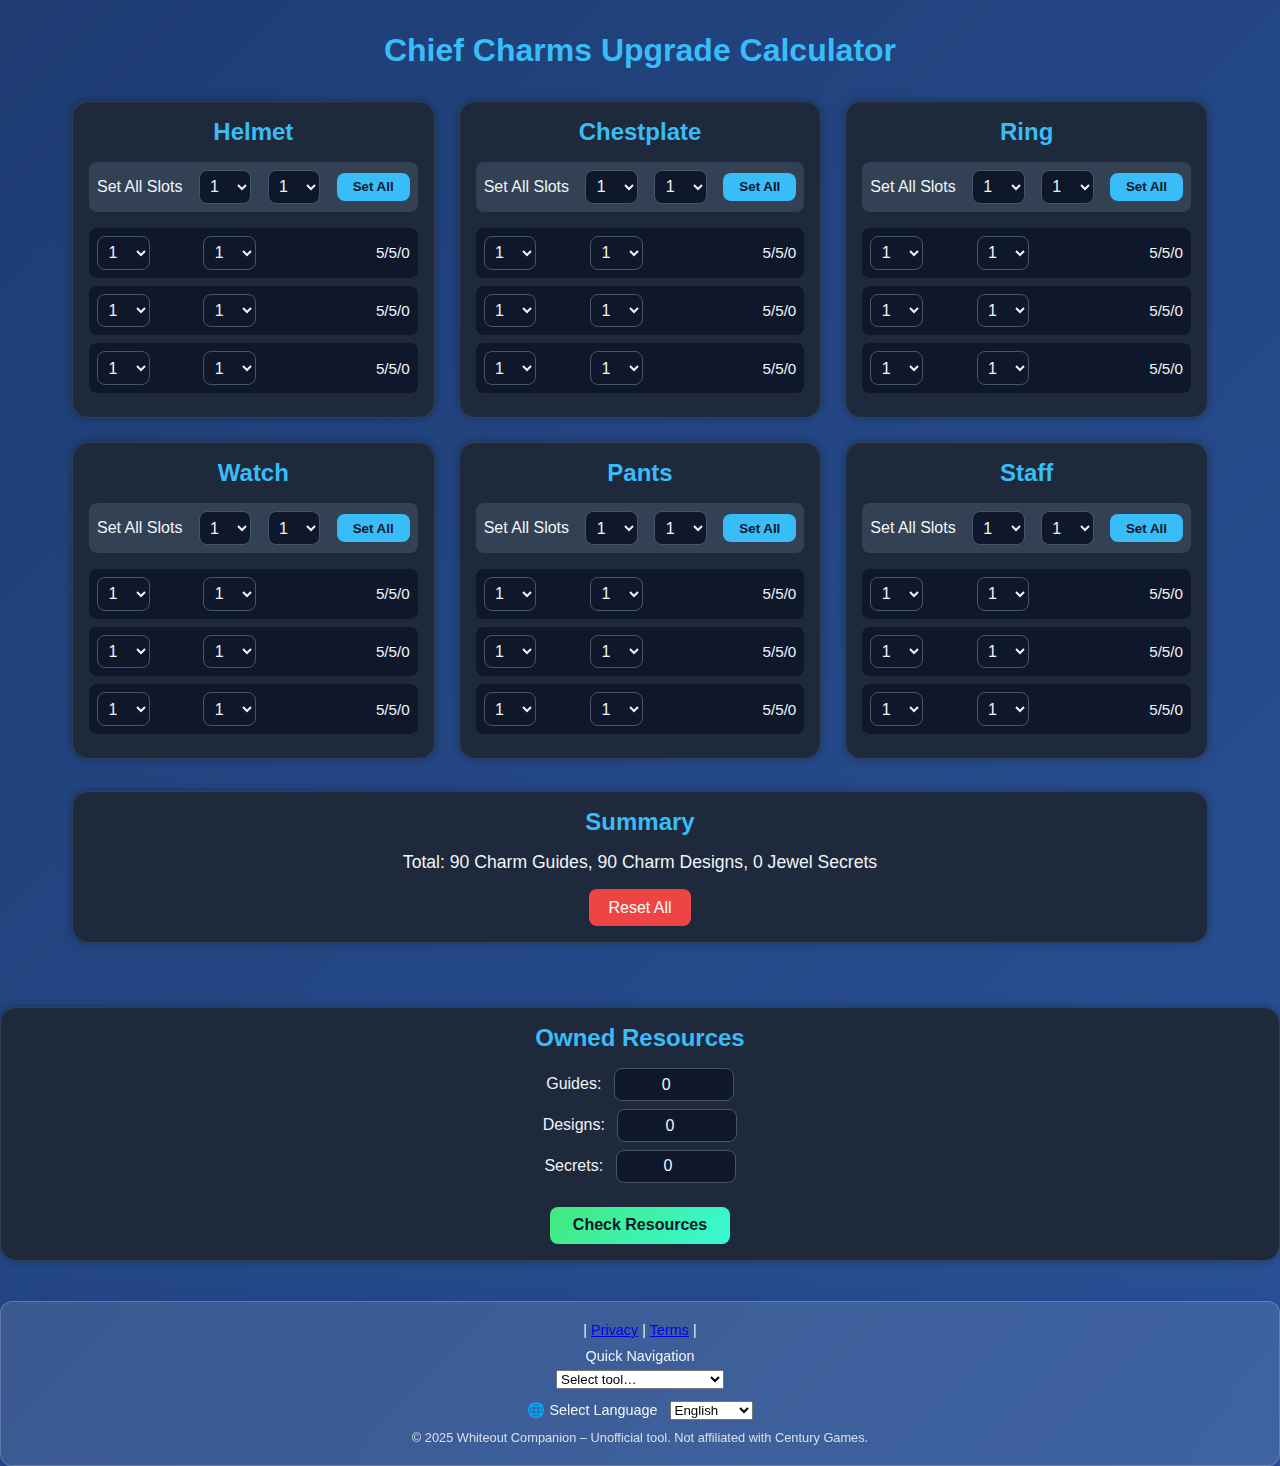
<file: chief-charms-calculator.html>
<!DOCTYPE html>
<html lang="en">
<head>
  <meta charset="UTF-8">
  <meta name="viewport" content="width=device-width, initial-scale=1.0">
  <title data-i18n="chief_charms_title">Chief Charms Upgrade Calculator</title>
  <link rel="stylesheet" href="css/styles.css">
  <link rel="stylesheet" href="css/chiefcharms.css">
  
</head>
<body>
  <main>
    <h1 data-i18n="chief_charms_title">Chief Charms Upgrade Calculator</h1>

    <div id="charm-container" class="category-grid">
      <!-- Gruppi di charm verranno inseriti da JS -->
    </div>

    <div class="summary-box">
      <h2 data-i18n="summary">Summary</h2>
      <p id="summary"></p>
      <button id="resetAll" data-i18n="reset">Reset All</button>
    </div>
  </main>

 <div class="resources-box">
  <h2 data-i18n="owned_resources">Owned Resources</h2>
  <label>Guides: <input type="number" id="owned-guides" value="0" min="0"></label>
  <label>Designs: <input type="number" id="owned-designs" value="0" min="0"></label>
  <label>Secrets: <input type="number" id="owned-secrets" value="0" min="0"></label>
  <button id="compareResources" data-i18n="check_resources">Check Resources</button>
  <div id="resource-result"></div>
</div>

<!-- Footer copy from here -->
  <footer class="glass-card" style="margin-top: 40px; padding: 20px; text-align: center; font-size: 0.9rem;">
    <div style="margin-bottom: 10px;">| 
      <a href="/privacy" data-i18n="footer.privacy">Privacy</a> |
      <a href="/terms" data-i18n="footer.terms">Terms</a> |
    </div>

    <label for="tool-nav" style="display:block; margin-bottom:6px;" data-i18n="footer.quicknav">Quick Navigation</label>
    <select id="tool-nav" onchange="if(this.value) location.href=this.value" class="footer-select">
      <option value="">Select tool…</option>
      <option value="https://whiteoutcompanion.com/">HOME</option>
      <option value="https://whiteoutcompanion.com/#buff-summary-title">Buff Summary</option>
      <option value="https://whiteoutcompanion.com/#map-title">Alliance Map</option>
      <option value="https://whiteoutcompanion.com/chief-gear-upgrade-calculator">Chief Gear Calculator</option>
      <option value="https://whiteoutcompanion.com/chief-charms-calculator">Chief Charms Calculator</option>
    </select>

    <div style="margin: 12px 0 10px;">
      <label for="lang-switch" style="margin-right: 8px;" data-i18n="selectLanguage">🌐 Select Language</label>
      <select id="lang-switch" class="footer-select" onchange="setLanguage(this.value)">
        <option value="en">English</option>
        <option value="it">Italiano</option>
        <option value="es">Español</option>
        <option value="fr">Français</option>
        <option value="de">Deutsch</option>
        <option value="pt">Português</option>
      </select>
    </div>

    <div style="margin-top: 10px; color: var(--text-secondary); font-size: 0.8rem;">
      © 2025 Whiteout Companion – <span data-i18n="footer.unofficial">Unofficial tool. Not affiliated with Century Games.</span>
    </div>
  </footer>
  <script src="/js/translations.js"></script>
  <script src="/js/languagesystem.js"></script>

  <!-- To here -->
 
  <script src="js/chiefcharms.js"></script>
</body>
</html>
</file>
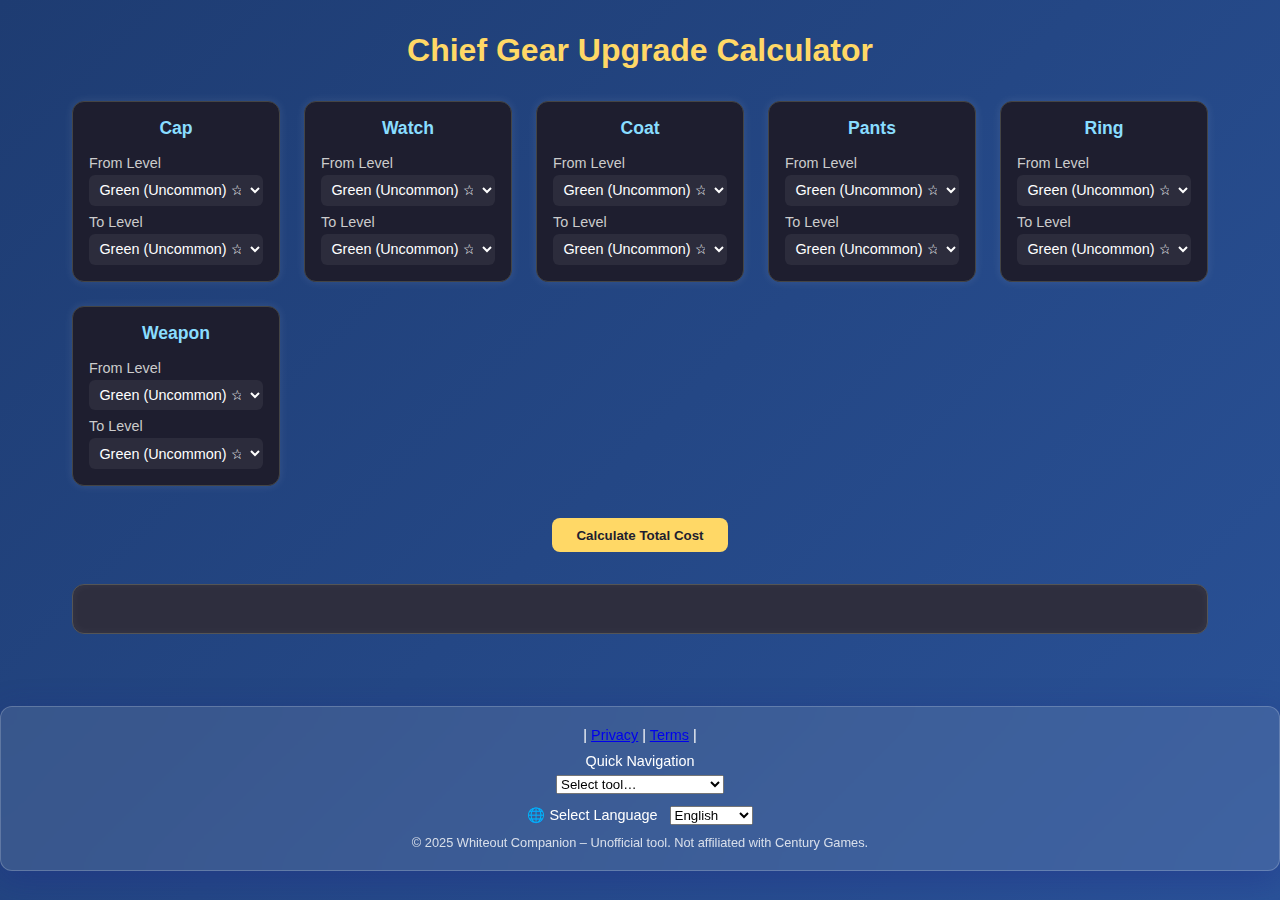
<file: chief-gear-upgrade-calculator.html>
<!DOCTYPE html>
<html lang="en">
<head>
  <meta charset="UTF-8">
  <meta name="viewport" content="width=device-width, initial-scale=1.0">
  <title>Chief Gear Upgrade Calculator</title>
  <link rel="stylesheet" href="css/styles.css">
  <link rel="stylesheet" href="css/chief-gear-upgrade.css">
</head>
<body>
  <main class="gear-calculator">
    <h1>Chief Gear Upgrade Calculator</h1>

    <section class="gear-grid">
      <!-- Una card per ogni gear -->
      <div class="gear-card" data-gear="Cap">
        <h2>Cap</h2>
        <label>From Level</label>
        <select class="level from"></select>
        <label>To Level</label>
        <select class="level to"></select>
      </div>

      <div class="gear-card" data-gear="Watch">
        <h2>Watch</h2>
        <label>From Level</label>
        <select class="level from"></select>
        <label>To Level</label>
        <select class="level to"></select>
      </div>

      <div class="gear-card" data-gear="Coat">
        <h2>Coat</h2>
        <label>From Level</label>
        <select class="level from"></select>
        <label>To Level</label>
        <select class="level to"></select>
      </div>

      <div class="gear-card" data-gear="Pants">
        <h2>Pants</h2>
        <label>From Level</label>
        <select class="level from"></select>
        <label>To Level</label>
        <select class="level to"></select>
      </div>

      <div class="gear-card" data-gear="Ring">
        <h2>Ring</h2>
        <label>From Level</label>
        <select class="level from"></select>
        <label>To Level</label>
        <select class="level to"></select>
      </div>

      <div class="gear-card" data-gear="Weapon">
        <h2>Weapon</h2>
        <label>From Level</label>
        <select class="level from"></select>
        <label>To Level</label>
        <select class="level to"></select>
      </div>
    </section>

    <div class="button-container">
      <button id="calculateBtn">Calculate Total Cost</button>
    </div>

    <section class="result-box" id="results"></section>
  </main>

  <!-- Footer copy from here -->
  <footer class="glass-card" style="margin-top: 40px; padding: 20px; text-align: center; font-size: 0.9rem;">
    <div style="margin-bottom: 10px;">| 
      <a href="/privacy" data-i18n="footer.privacy">Privacy</a> |
      <a href="/terms" data-i18n="footer.terms">Terms</a> |
    </div>

    <label for="tool-nav" style="display:block; margin-bottom:6px;" data-i18n="footer.quicknav">Quick Navigation</label>
    <select id="tool-nav" onchange="if(this.value) location.href=this.value" class="footer-select">
      <option value="">Select tool…</option>
      <option value="https://whiteoutcompanion.com/">HOME</option>
      <option value="https://whiteoutcompanion.com/#buff-summary-title">Buff Summary</option>
      <option value="https://whiteoutcompanion.com/#map-title">Alliance Map</option>
      <option value="https://whiteoutcompanion.com/chief-gear-upgrade-calculator">Chief Gear Calculator</option>
      <option value="https://whiteoutcompanion.com/chief-charms-calculator">Chief Charms Calculator</option>
    </select>

    <div style="margin: 12px 0 10px;">
      <label for="lang-switch" style="margin-right: 8px;" data-i18n="selectLanguage">🌐 Select Language</label>
      <select id="lang-switch" class="footer-select" onchange="setLanguage(this.value)">
        <option value="en">English</option>
        <option value="it">Italiano</option>
        <option value="es">Español</option>
        <option value="fr">Français</option>
        <option value="de">Deutsch</option>
        <option value="pt">Português</option>
      </select>
    </div>

    <div style="margin-top: 10px; color: var(--text-secondary); font-size: 0.8rem;">
      © 2025 Whiteout Companion – <span data-i18n="footer.unofficial">Unofficial tool. Not affiliated with Century Games.</span>
    </div>
  </footer>
  <script src="/js/translations.js"></script>
  <script src="/js/languagesystem.js"></script>

  <!-- To here -->
  <script src="js/chief-gear-upgrade-linear.js"></script>
</body>
</html>
</file>
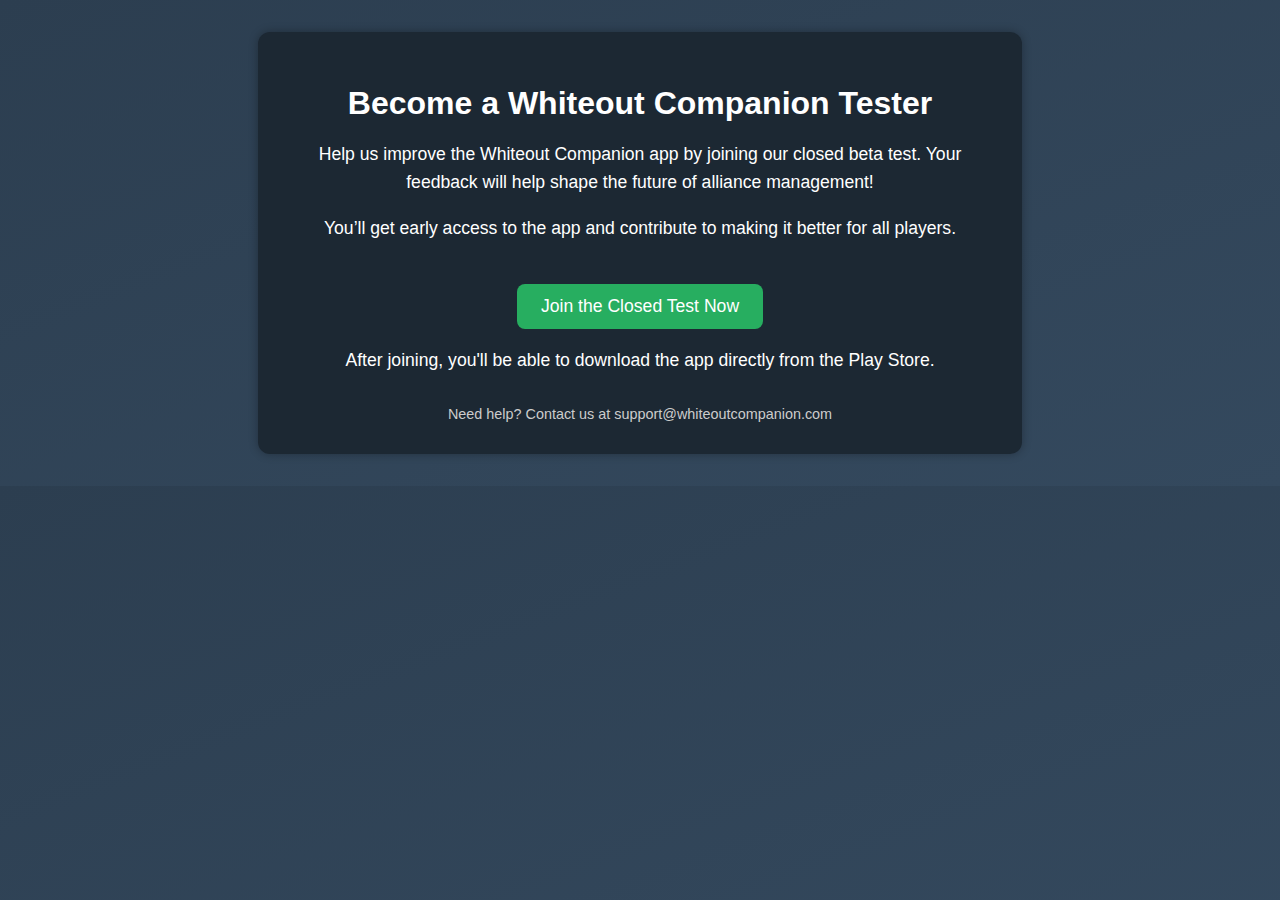
<file: invite.html>
<!DOCTYPE html>
<html lang="en">
<head>
  <meta charset="UTF-8" />
  <meta name="viewport" content="width=device-width, initial-scale=1.0" />
  <title>Join Whiteout Companion Test</title>
  <style>
    body {
      font-family: 'Segoe UI', Tahoma, Geneva, Verdana, sans-serif;
      background: linear-gradient(to bottom right, #2c3e50, #34495e);
      color: white;
      margin: 0;
      padding: 2rem;
      text-align: center;
    }
    .container {
      max-width: 700px;
      margin: 0 auto;
      background: #1c2833;
      padding: 2rem;
      border-radius: 12px;
      box-shadow: 0 0 10px rgba(0,0,0,0.3);
    }
    h1 {
      font-size: 2rem;
      margin-bottom: 1rem;
    }
    p {
      font-size: 1.1rem;
      line-height: 1.6;
    }
    a.cta {
      display: inline-block;
      background: #27ae60;
      color: white;
      padding: 0.75rem 1.5rem;
      margin-top: 1.5rem;
      text-decoration: none;
      font-size: 1.1rem;
      border-radius: 8px;
      transition: background 0.3s;
    }
    a.cta:hover {
      background: #2ecc71;
    }
    footer {
      margin-top: 2rem;
      font-size: 0.9rem;
      color: #ccc;
    }
  </style>
</head>
<body>
  <div class="container">
    <h1>Become a Whiteout Companion Tester</h1>
    <p>
      Help us improve the Whiteout Companion app by joining our closed beta test.
      Your feedback will help shape the future of alliance management!
    </p>
    <p>
      You’ll get early access to the app and contribute to making it better for all players.
    </p>
    <a class="cta" href="https://play.google.com/apps/testing/com.whiteoutsurvival.companion" target="_blank">
      Join the Closed Test Now
    </a>
    <p>
      After joining, you'll be able to download the app directly from the Play Store.
    </p>
    <footer>
      Need help? Contact us at support@whiteoutcompanion.com
    </footer>
  </div>
</body>
</html>
</file>
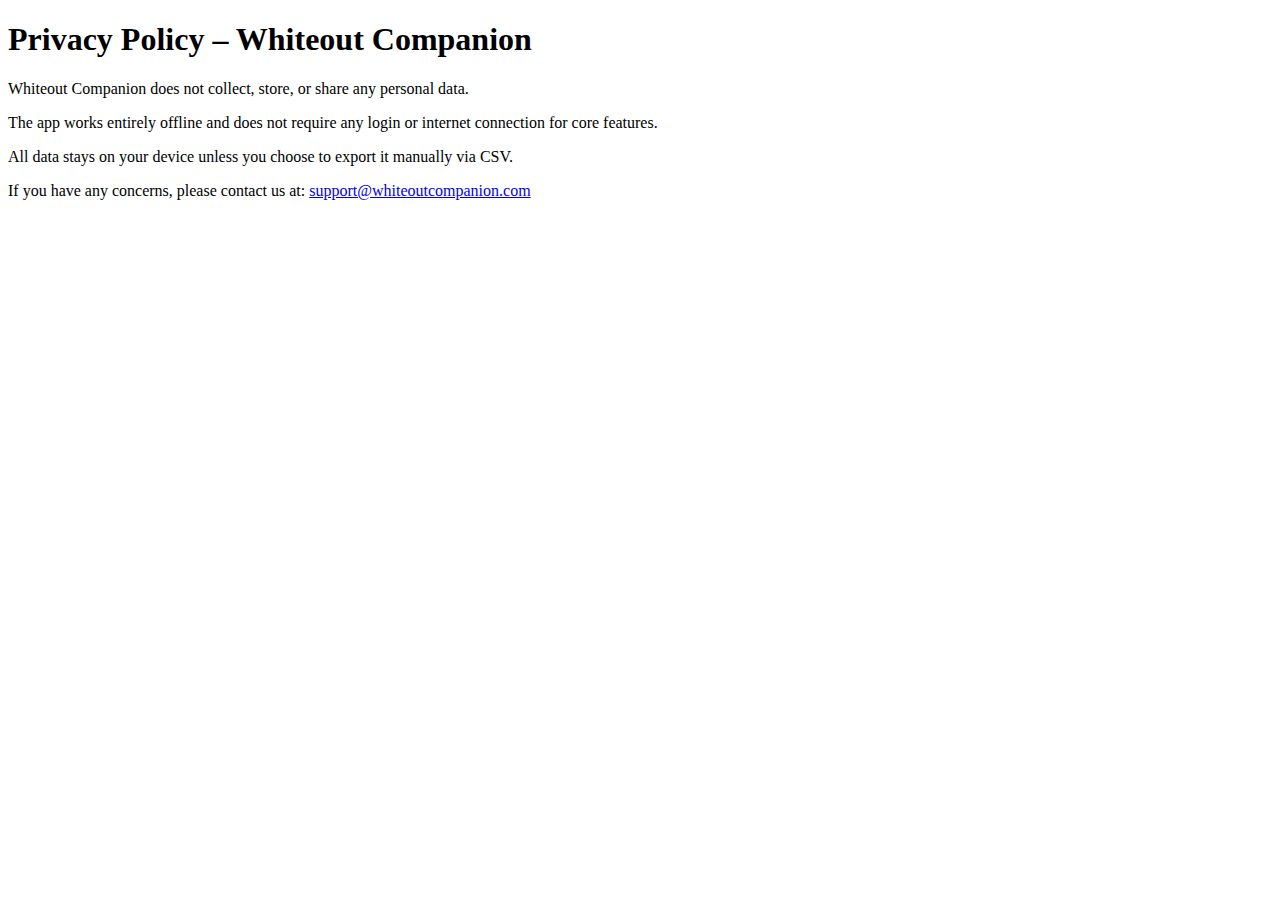
<file: privacy.html>
<!DOCTYPE html>
<html lang="en">
<head>
  <meta charset="UTF-8">
  <title>Privacy Policy</title>
</head>
<body>
  <h1>Privacy Policy – Whiteout Companion</h1>
  <p>Whiteout Companion does not collect, store, or share any personal data.</p>
  <p>The app works entirely offline and does not require any login or internet connection for core features.</p>
  <p>All data stays on your device unless you choose to export it manually via CSV.</p>
  <p>If you have any concerns, please contact us at: <a href="mailto:support@whiteoutcompanion.com">support@whiteoutcompanion.com</a></p>
</body>
</html>
</file>
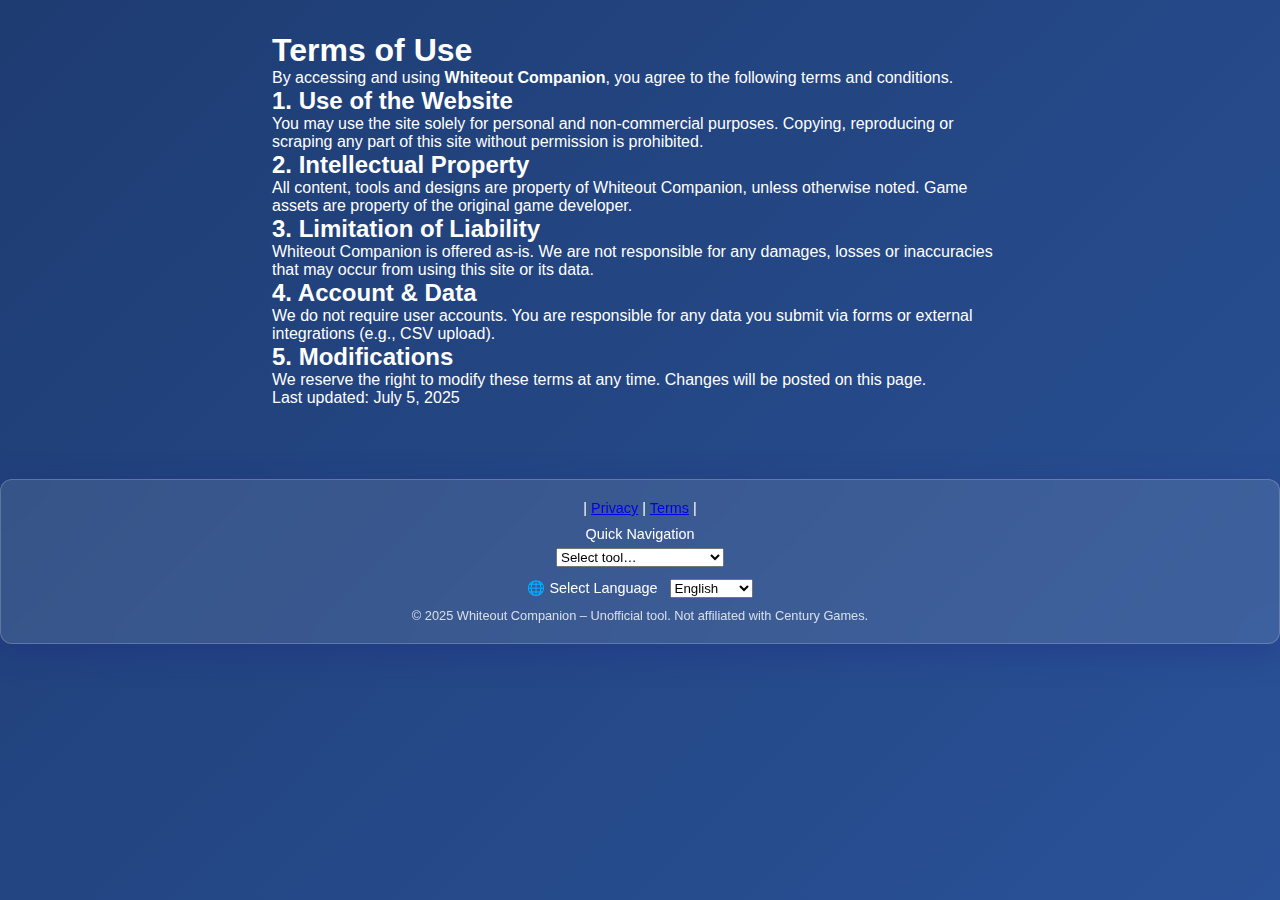
<file: terms.html>
<!DOCTYPE html>
<html lang="en">
<head>
  <meta charset="UTF-8" />
  <meta name="viewport" content="width=device-width, initial-scale=1.0" />
  <title>Whiteout Companion – Legal Pages</title>
  <link rel="stylesheet" href="css/styles.css" />
</head>
<body>
  <main style="max-width: 800px; margin: auto; padding: 2rem">
    <h1 data-i18n="termsTitle">Terms of Use</h1>
    <p data-i18n="termsIntro">By accessing and using <strong>Whiteout Companion</strong>, you agree to the following terms and conditions.</p>

    <h2 data-i18n="termsSection1">1. Use of the Website</h2>
    <p data-i18n="termsSection1Text">You may use the site solely for personal and non-commercial purposes. Copying, reproducing or scraping any part of this site without permission is prohibited.</p>

    <h2 data-i18n="termsSection2">2. Intellectual Property</h2>
    <p data-i18n="termsSection2Text">All content, tools and designs are property of Whiteout Companion, unless otherwise noted. Game assets are property of the original game developer.</p>

    <h2 data-i18n="termsSection3">3. Limitation of Liability</h2>
    <p data-i18n="termsSection3Text">Whiteout Companion is offered as-is. We are not responsible for any damages, losses or inaccuracies that may occur from using this site or its data.</p>

    <h2 data-i18n="termsSection4">4. Account & Data</h2>
    <p data-i18n="termsSection4Text">We do not require user accounts. You are responsible for any data you submit via forms or external integrations (e.g., CSV upload).</p>

    <h2 data-i18n="termsSection5">5. Modifications</h2>
    <p data-i18n="termsSection5Text">We reserve the right to modify these terms at any time. Changes will be posted on this page.</p>

    <p data-i18n="termsLastUpdated">Last updated: July 5, 2025</p>
  </main>

  <!-- Footer copy from here -->
  <footer class="glass-card" style="margin-top: 40px; padding: 20px; text-align: center; font-size: 0.9rem;">
    <div style="margin-bottom: 10px;">| 
      <a href="/privacy" data-i18n="footer.privacy">Privacy</a> |
      <a href="/terms" data-i18n="footer.terms">Terms</a> |
    </div>

    <label for="tool-nav" style="display:block; margin-bottom:6px;" data-i18n="footer.quicknav">Quick Navigation</label>
    <select id="tool-nav" onchange="if(this.value) location.href=this.value" class="footer-select">
      <option value="">Select tool…</option>
      <option value="https://whiteoutcompanion.com/">HOME</option>
      <option value="https://whiteoutcompanion.com/#buff-summary-title">Buff Summary</option>
      <option value="https://whiteoutcompanion.com/#map-title">Alliance Map</option>
      <option value="https://whiteoutcompanion.com/chief-gear-upgrade-calculator">Chief Gear Calculator</option>
      <option value="https://whiteoutcompanion.com/chief-charms-calculator">Chief Charms Calculator</option>
    </select>

    <div style="margin: 12px 0 10px;">
      <label for="lang-switch" style="margin-right: 8px;" data-i18n="selectLanguage">🌐 Select Language</label>
      <select id="lang-switch" class="footer-select" onchange="setLanguage(this.value)">
        <option value="en">English</option>
        <option value="it">Italiano</option>
        <option value="es">Español</option>
        <option value="fr">Français</option>
        <option value="de">Deutsch</option>
        <option value="pt">Português</option>
      </select>
    </div>

    <div style="margin-top: 10px; color: var(--text-secondary); font-size: 0.8rem;">
      © 2025 Whiteout Companion – <span data-i18n="footer.unofficial">Unofficial tool. Not affiliated with Century Games.</span>
    </div>
  </footer>
  <script src="/js/translations.js"></script>
  <script src="/js/languagesystem.js"></script>

  <!-- To here -->
  <script>
    function setLanguage(lang) {
      localStorage.setItem('language', lang);
      location.reload();
    }
  </script>
  
  <script>applyTranslations();</script>
</body>
</html>
</file>
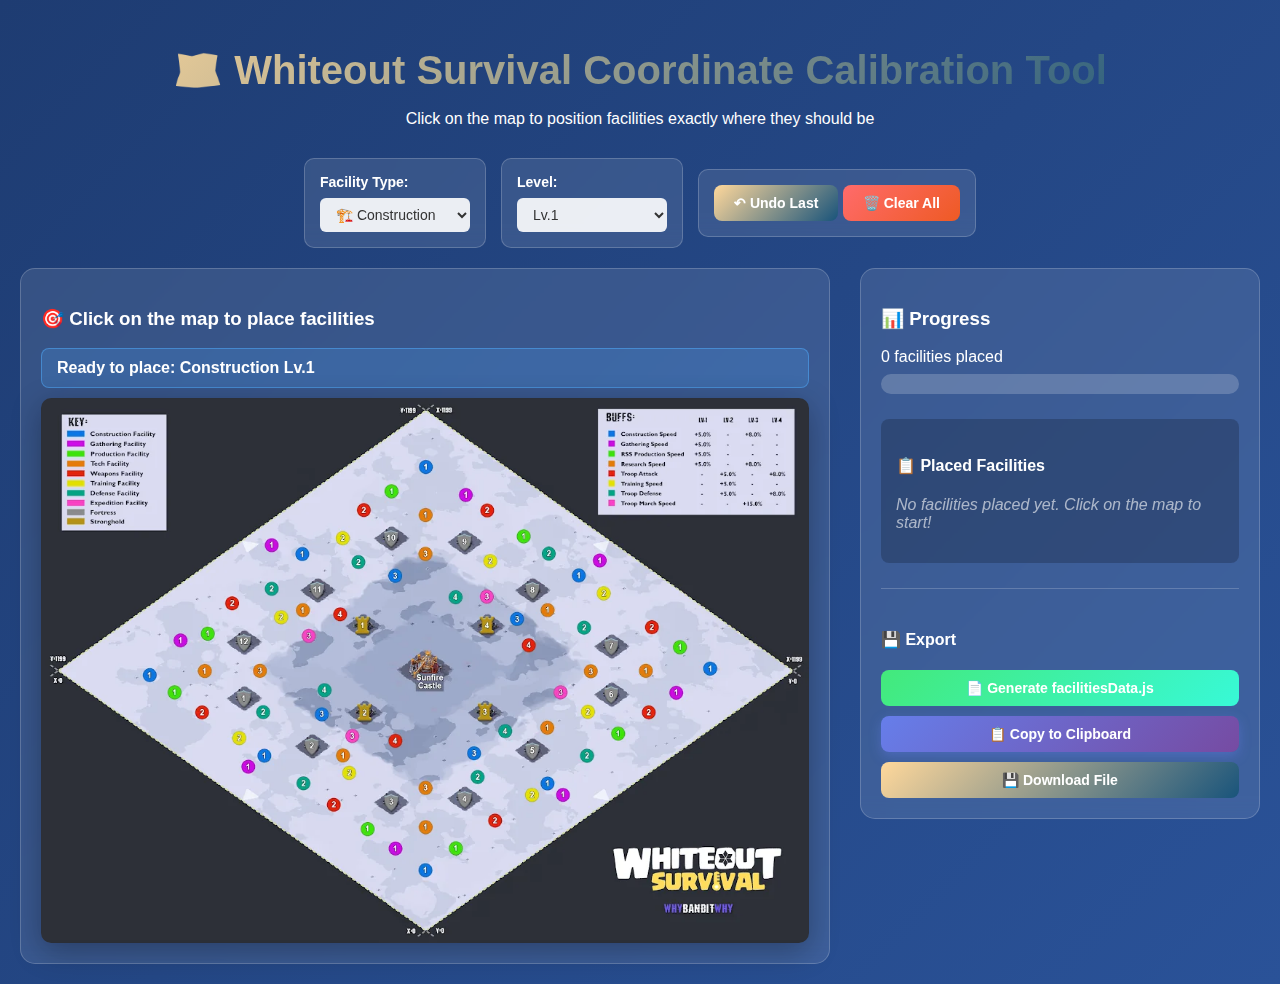
<file: assets/coordinate_calibration_tool.html>
<!DOCTYPE html>
<html lang="en">
<head>
    <meta charset="UTF-8">
    <meta name="viewport" content="width=device-width, initial-scale=1.0">
    <title>Whiteout Survival - Coordinate Calibration Tool</title>
    <style>
        body {
            font-family: Arial, sans-serif;
            margin: 0;
            padding: 20px;
            background: linear-gradient(135deg, #1e3c72 0%, #2a5298 100%);
            color: white;
            min-height: 100vh;
        }

        .container {
            max-width: 1400px;
            margin: 0 auto;
        }

        .header {
            text-align: center;
            margin-bottom: 30px;
        }

        .header h1 {
            background: linear-gradient(135deg, #ffd89b 0%, #19547b 100%);
            -webkit-background-clip: text;
            -webkit-text-fill-color: transparent;
            background-clip: text;
            font-size: 2.5rem;
            margin-bottom: 10px;
        }

        .controls {
            display: flex;
            flex-wrap: wrap;
            gap: 15px;
            margin-bottom: 20px;
            justify-content: center;
            align-items: center;
        }

        .control-group {
            background: rgba(255, 255, 255, 0.1);
            padding: 15px;
            border-radius: 10px;
            backdrop-filter: blur(10px);
            border: 1px solid rgba(255, 255, 255, 0.2);
        }

        .facility-selector {
            display: flex;
            flex-direction: column;
            gap: 8px;
        }

        .facility-selector label {
            font-weight: bold;
            font-size: 14px;
        }

        .facility-selector select {
            padding: 8px 12px;
            border: none;
            border-radius: 6px;
            background: rgba(255, 255, 255, 0.9);
            color: #333;
            font-size: 14px;
            min-width: 150px;
        }

        .btn {
            padding: 10px 20px;
            border: none;
            border-radius: 8px;
            cursor: pointer;
            font-weight: bold;
            transition: all 0.3s ease;
            font-size: 14px;
        }

        .btn-primary {
            background: linear-gradient(135deg, #667eea 0%, #764ba2 100%);
            color: white;
            box-shadow: 0 4px 12px rgba(102, 126, 234, 0.4);
        }

        .btn-primary:hover {
            transform: translateY(-2px);
            box-shadow: 0 6px 20px rgba(102, 126, 234, 0.6);
        }

        .btn-success {
            background: linear-gradient(135deg, #43e97b 0%, #38f9d7 100%);
            color: white;
        }

        .btn-warning {
            background: linear-gradient(135deg, #ffd89b 0%, #19547b 100%);
            color: white;
        }

        .btn-danger {
            background: linear-gradient(135deg, #ff6b6b 0%, #ee5a24 100%);
            color: white;
        }

        .main-content {
            display: grid;
            grid-template-columns: 1fr 400px;
            gap: 30px;
            align-items: start;
        }

        .map-section {
            background: rgba(255, 255, 255, 0.1);
            padding: 20px;
            border-radius: 15px;
            backdrop-filter: blur(10px);
            border: 1px solid rgba(255, 255, 255, 0.2);
        }

        .map-container {
            position: relative;
            width: 100%;
            max-width: 800px;
            margin: 0 auto;
            border-radius: 10px;
            overflow: hidden;
            box-shadow: 0 8px 30px rgba(0, 0, 0, 0.3);
        }

        #map {
            width: 100%;
            height: auto;
            display: block;
            cursor: crosshair;
        }

        .marker {
            position: absolute;
            width: 12px;
            height: 12px;
            border-radius: 50%;
            border: 2px solid white;
            cursor: pointer;
            transition: all 0.2s ease;
            box-shadow: 0 2px 8px rgba(0, 0, 0, 0.4);
            z-index: 10;
        }

        .marker:hover {
            transform: scale(1.5);
            z-index: 20;
        }

        .marker.construction { background: #3498db; }
        .marker.production { background: #e74c3c; }
        .marker.defense { background: #9b59b6; }
        .marker.gathering { background: #2ecc71; }
        .marker.tech { background: #f39c12; }
        .marker.weapons { background: #34495e; }
        .marker.training { background: #e67e22; }
        .marker.expedition { background: #1abc9c; }
        .marker.stronghold { background: #8e44ad; }
        .marker.fortress { background: #c0392b; }

        .marker-label {
            position: absolute;
            top: -25px;
            left: 50%;
            transform: translateX(-50%);
            background: rgba(0, 0, 0, 0.8);
            color: white;
            padding: 2px 6px;
            border-radius: 4px;
            font-size: 10px;
            white-space: nowrap;
            opacity: 0;
            transition: opacity 0.2s ease;
            pointer-events: none;
        }

        .marker:hover .marker-label {
            opacity: 1;
        }

        .sidebar {
            background: rgba(255, 255, 255, 0.1);
            padding: 20px;
            border-radius: 15px;
            backdrop-filter: blur(10px);
            border: 1px solid rgba(255, 255, 255, 0.2);
            height: fit-content;
            position: sticky;
            top: 20px;
        }

        .progress-section {
            margin-bottom: 25px;
        }

        .progress-bar {
            width: 100%;
            height: 20px;
            background: rgba(255, 255, 255, 0.2);
            border-radius: 10px;
            overflow: hidden;
            margin-top: 8px;
        }

        .progress-fill {
            height: 100%;
            background: linear-gradient(135deg, #43e97b 0%, #38f9d7 100%);
            transition: width 0.3s ease;
            border-radius: 10px;
        }

        .facility-list {
            max-height: 400px;
            overflow-y: auto;
            background: rgba(0, 0, 0, 0.2);
            border-radius: 8px;
            padding: 15px;
        }

        .facility-item {
            display: flex;
            justify-content: space-between;
            align-items: center;
            padding: 8px 0;
            border-bottom: 1px solid rgba(255, 255, 255, 0.1);
        }

        .facility-item:last-child {
            border-bottom: none;
        }

        .facility-item.completed {
            opacity: 0.6;
            text-decoration: line-through;
        }

        .facility-type {
            font-weight: bold;
            color: #4facfe;
        }

        .coordinates {
            font-family: monospace;
            background: rgba(255, 255, 255, 0.1);
            padding: 2px 6px;
            border-radius: 4px;
            font-size: 12px;
        }

        .export-section {
            margin-top: 25px;
            padding-top: 20px;
            border-top: 1px solid rgba(255, 255, 255, 0.2);
        }

        .code-output {
            background: rgba(0, 0, 0, 0.3);
            border: 1px solid rgba(255, 255, 255, 0.2);
            border-radius: 8px;
            padding: 15px;
            font-family: monospace;
            font-size: 12px;
            max-height: 300px;
            overflow-y: auto;
            white-space: pre-wrap;
            word-wrap: break-word;
            margin-top: 10px;
        }

        .status {
            padding: 10px 15px;
            border-radius: 8px;
            margin: 10px 0;
            font-weight: bold;
        }

        .status.info {
            background: rgba(79, 172, 254, 0.2);
            border: 1px solid rgba(79, 172, 254, 0.5);
        }

        .status.success {
            background: rgba(67, 233, 123, 0.2);
            border: 1px solid rgba(67, 233, 123, 0.5);
        }

        .status.warning {
            background: rgba(255, 193, 7, 0.2);
            border: 1px solid rgba(255, 193, 7, 0.5);
        }

        @media (max-width: 1200px) {
            .main-content {
                grid-template-columns: 1fr;
                gap: 20px;
            }
            
            .controls {
                flex-direction: column;
                align-items: stretch;
            }
            
            .control-group {
                width: 100%;
            }
        }

        @media (max-width: 768px) {
            .container {
                padding: 10px;
            }
            
            .header h1 {
                font-size: 1.8rem;
            }
            
            .sidebar {
                position: static;
            }
        }
    </style>
</head>
<body>
    <div class="container">
        <div class="header">
            <h1>🗺️ Whiteout Survival Coordinate Calibration Tool</h1>
            <p>Click on the map to position facilities exactly where they should be</p>
        </div>

        <div class="controls">
            <div class="control-group">
                <div class="facility-selector">
                    <label for="facility-type">Facility Type:</label>
                    <select id="facility-type">
                        <option value="Construction">🏗️ Construction</option>
                        <option value="Production">⚙️ Production</option>
                        <option value="Defense">🛡️ Defense</option>
                        <option value="Gathering">🌾 Gathering</option>
                        <option value="Tech">🔬 Tech</option>
                        <option value="Weapons">⚔️ Weapons</option>
                        <option value="Training">🎯 Training</option>
                        <option value="Expedition">🚀 Expedition</option>
                        <option value="Stronghold">🏰 Stronghold</option>
                        <option value="Fortress">🏯 Fortress</option>
                    </select>
                </div>
            </div>

            <div class="control-group">
                <div class="facility-selector">
                    <label for="facility-level">Level:</label>
                    <select id="facility-level">
                        <option value="Lv.1">Lv.1</option>
                        <option value="Lv.2">Lv.2</option>
                        <option value="Lv.3">Lv.3</option>
                        <option value="Lv.4">Lv.4</option>
                        <option value="Lv.5">Lv.5</option>
                    </select>
                </div>
            </div>

            <div class="control-group">
                <button class="btn btn-warning" onclick="undoLast()">↶ Undo Last</button>
                <button class="btn btn-danger" onclick="clearAll()">🗑️ Clear All</button>
            </div>
        </div>

        <div class="main-content">
            <div class="map-section">
                <h3>🎯 Click on the map to place facilities</h3>
                <div class="status info" id="current-status">
                    Ready to place: <span id="current-facility">Construction Lv.1</span>
                </div>
                <div class="map-container">
                    <img src="map.png" 
                         id="map" 
                         alt="Whiteout Survival Map"
                         crossorigin="anonymous">
                </div>
            </div>

            <div class="sidebar">
                <div class="progress-section">
                    <h3>📊 Progress</h3>
                    <div>
                        <span id="placed-count">0</span> facilities placed
                    </div>
                    <div class="progress-bar">
                        <div class="progress-fill" id="progress-bar" style="width: 0%"></div>
                    </div>
                </div>

                <div class="facility-list">
                    <h4>📋 Placed Facilities</h4>
                    <div id="facility-list-content">
                        <p style="opacity: 0.6; font-style: italic;">No facilities placed yet. Click on the map to start!</p>
                    </div>
                </div>

                <div class="export-section">
                    <h4>💾 Export</h4>
                    <button class="btn btn-success" onclick="generateCode()" style="width: 100%; margin-bottom: 10px;">
                        📄 Generate facilitiesData.js
                    </button>
                    <button class="btn btn-primary" onclick="copyToClipboard()" style="width: 100%; margin-bottom: 10px;">
                        📋 Copy to Clipboard
                    </button>
                    <button class="btn btn-warning" onclick="downloadFile()" style="width: 100%;">
                        💾 Download File
                    </button>
                </div>
            </div>
        </div>

        <div id="output-section" style="margin-top: 30px; display: none;">
            <h3>📄 Generated facilitiesData.js</h3>
            <div class="code-output" id="code-output"></div>
        </div>
    </div>

    <script>
        let facilities = [];
        let totalExpectedFacilities = 100; // Estimate

        // Get map element and set up click handler
        const map = document.getElementById('map');
        const mapContainer = map.parentElement;

        map.addEventListener('click', function(e) {
            const rect = this.getBoundingClientRect();
            const x = ((e.clientX - rect.left) / rect.width) * 100;
            const y = ((e.clientY - rect.top) / rect.height) * 100;
            
            placeFacility(x, y);
        });

        function placeFacility(x, y) {
            const type = document.getElementById('facility-type').value;
            const level = document.getElementById('facility-level').value;
            
            const facility = {
                Type: type,
                Level: level,
                x: Math.round(x * 100) / 100,
                y: Math.round(y * 100) / 100
            };
            
            facilities.push(facility);
            
            // Create visual marker
            createMarker(facility, facilities.length - 1);
            
            // Update UI
            updateProgress();
            updateFacilityList();
            updateCurrentStatus();
            
            // Auto-increment level or change type
            autoAdvanceFacility();
        }

        function createMarker(facility, index) {
            const marker = document.createElement('div');
            marker.className = `marker ${facility.Type.toLowerCase()}`;
            marker.style.left = `calc(${facility.x}% - 6px)`;
            marker.style.top = `calc(${facility.y}% - 6px)`;
            marker.dataset.index = index;
            
            const label = document.createElement('div');
            label.className = 'marker-label';
            label.textContent = `${facility.Type} ${facility.Level}`;
            marker.appendChild(label);
            
            // Double-click to remove
            marker.addEventListener('dblclick', function(e) {
                e.stopPropagation();
                removeFacility(index);
            });
            
            mapContainer.appendChild(marker);
        }

        function removeFacility(index) {
            facilities.splice(index, 1);
            updateMarkers();
            updateProgress();
            updateFacilityList();
        }

        function updateMarkers() {
            // Remove all markers
            document.querySelectorAll('.marker').forEach(marker => marker.remove());
            
            // Recreate all markers
            facilities.forEach((facility, index) => {
                createMarker(facility, index);
            });
        }

        function undoLast() {
            if (facilities.length > 0) {
                facilities.pop();
                updateMarkers();
                updateProgress();
                updateFacilityList();
                updateCurrentStatus();
            }
        }

        function clearAll() {
            if (confirm('Are you sure you want to clear all placed facilities?')) {
                facilities = [];
                updateMarkers();
                updateProgress();
                updateFacilityList();
                updateCurrentStatus();
            }
        }

        function autoAdvanceFacility() {
            const typeSelect = document.getElementById('facility-type');
            const levelSelect = document.getElementById('facility-level');
            
            // Count how many of current type/level we have
            const currentType = typeSelect.value;
            const currentLevel = levelSelect.value;
            const count = facilities.filter(f => 
                f.Type === currentType && f.Level === currentLevel
            ).length;
            
            // Suggest next placement based on typical patterns
            const suggestions = {
                'Construction': { 'Lv.1': 16, 'Lv.3': 8 },
                'Production': { 'Lv.1': 12 },
                'Defense': { 'Lv.2': 12, 'Lv.4': 8 },
                'Gathering': { 'Lv.1': 12 },
                'Tech': { 'Lv.1': 8, 'Lv.3': 4 },
                'Weapons': { 'Lv.2': 8, 'Lv.4': 8 },
                'Training': { 'Lv.2': 12 },
                'Expedition': { 'Lv.3': 4 },
                'Stronghold': { 'Lv.1': 1, 'Lv.2': 1, 'Lv.3': 1, 'Lv.4': 1 },
                'Fortress': { 'Lv.1': 1, 'Lv.2': 1, 'Lv.3': 1, 'Lv.4': 1, 'Lv.5': 1 }
            };
            
            const typesSuggestions = suggestions[currentType];
            if (typesSuggestions && typesSuggestions[currentLevel] && count >= typesSuggestions[currentLevel]) {
                // Move to next level or type
                const currentLevelNum = parseInt(currentLevel.replace('Lv.', ''));
                if (currentLevelNum < 5 && typesSuggestions[`Lv.${currentLevelNum + 1}`]) {
                    levelSelect.value = `Lv.${currentLevelNum + 1}`;
                } else {
                    // Move to next type
                    const types = Array.from(typeSelect.options).map(opt => opt.value);
                    const currentIndex = types.indexOf(currentType);
                    if (currentIndex < types.length - 1) {
                        typeSelect.selectedIndex = currentIndex + 1;
                        levelSelect.value = 'Lv.1';
                    }
                }
            }
        }

        function updateProgress() {
            const placedCount = facilities.length;
            document.getElementById('placed-count').textContent = placedCount;
            
            const percentage = Math.min((placedCount / totalExpectedFacilities) * 100, 100);
            document.getElementById('progress-bar').style.width = percentage + '%';
        }

        function updateFacilityList() {
            const container = document.getElementById('facility-list-content');
            
            if (facilities.length === 0) {
                container.innerHTML = '<p style="opacity: 0.6; font-style: italic;">No facilities placed yet. Click on the map to start!</p>';
                return;
            }
            
            const grouped = {};
            facilities.forEach(facility => {
                const key = `${facility.Type} ${facility.Level}`;
                if (!grouped[key]) grouped[key] = [];
                grouped[key].push(facility);
            });
            
            let html = '';
            Object.entries(grouped).forEach(([key, facilities]) => {
                html += `
                    <div class="facility-item">
                        <span class="facility-type">${key}</span>
                        <span class="coordinates">${facilities.length}x</span>
                    </div>
                `;
            });
            
            container.innerHTML = html;
        }

        function updateCurrentStatus() {
            const type = document.getElementById('facility-type').value;
            const level = document.getElementById('facility-level').value;
            document.getElementById('current-facility').textContent = `${type} ${level}`;
        }

        function generateCode() {
            if (facilities.length === 0) {
                alert('Please place some facilities first!');
                return;
            }
            
            let code = `// ===== WHITEOUT SURVIVAL FACILITY DATA - CALIBRATED COORDINATES =====
// Generated on ${new Date().toLocaleDateString()} with ${facilities.length} facilities

const facilityData = [
`;
            
            facilities.forEach((facility, index) => {
                code += `  { "Type": "${facility.Type}", "Level": "${facility.Level}", "x": ${facility.x}, "y": ${facility.y} }`;
                if (index < facilities.length - 1) code += ',';
                code += '\n';
            });
            
            code += `];

// Export for use in your app
if (typeof window !== 'undefined') {
  window.facilityData = facilityData;
}

// CommonJS support
if (typeof module !== 'undefined' && module.exports) {
  module.exports = facilityData;
}`;
            
            document.getElementById('code-output').textContent = code;
            document.getElementById('output-section').style.display = 'block';
            
            // Scroll to output
            document.getElementById('output-section').scrollIntoView({ behavior: 'smooth' });
        }

        function copyToClipboard() {
            generateCode();
            const code = document.getElementById('code-output').textContent;
            navigator.clipboard.writeText(code).then(() => {
                alert('✅ Code copied to clipboard!');
            }).catch(() => {
                alert('❌ Failed to copy. Please select and copy manually.');
            });
        }

        function downloadFile() {
            generateCode();
            const code = document.getElementById('code-output').textContent;
            const blob = new Blob([code], { type: 'text/javascript' });
            const url = URL.createObjectURL(blob);
            
            const a = document.createElement('a');
            a.href = url;
            a.download = 'facilitiesData.js';
            document.body.appendChild(a);
            a.click();
            document.body.removeChild(a);
            URL.revokeObjectURL(url);
        }

        // Initialize
        updateCurrentStatus();
        
        // Add keyboard shortcuts
        document.addEventListener('keydown', function(e) {
            if (e.key === 'z' && e.ctrlKey) {
                e.preventDefault();
                undoLast();
            }
        });

        // Update facility type/level change handlers
        document.getElementById('facility-type').addEventListener('change', updateCurrentStatus);
        document.getElementById('facility-level').addEventListener('change', updateCurrentStatus);
    </script>
</body>
</html>
</file>
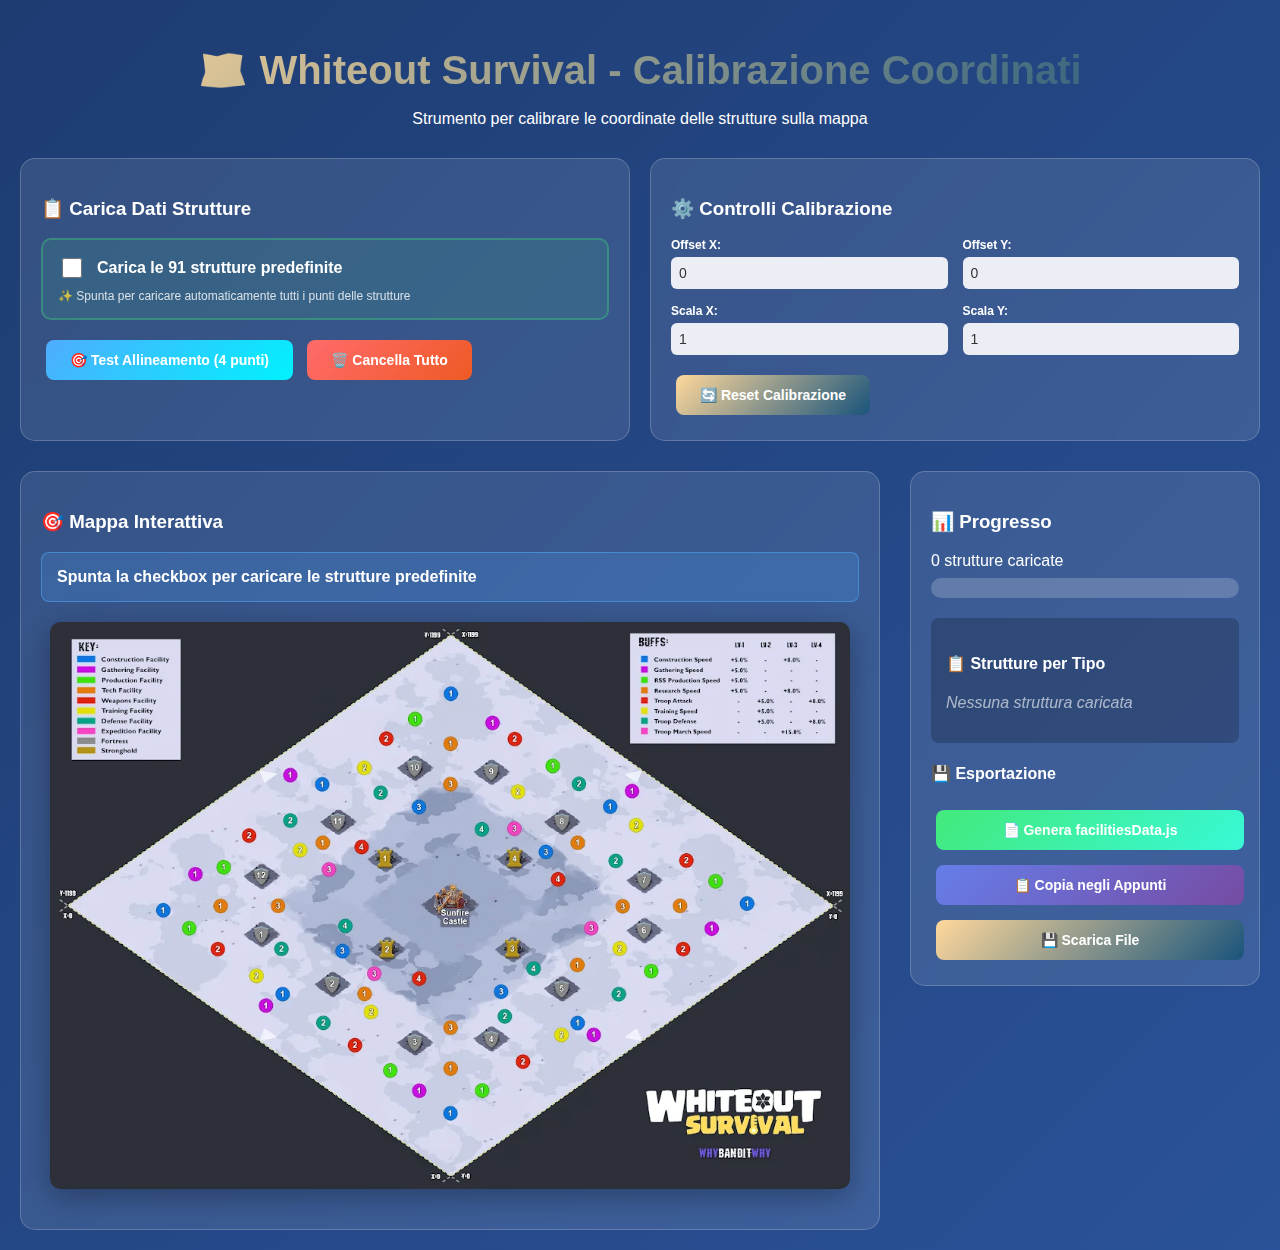
<file: assets/improved_calibration_tool.html>
<!DOCTYPE html>
<html lang="it">
<head>
    <meta charset="UTF-8">
    <meta name="viewport" content="width=device-width, initial-scale=1.0">
    <title>Whiteout Survival - Calibrazione Coordinati</title>
    <style>
        body {
            font-family: Arial, sans-serif;
            margin: 0;
            padding: 20px;
            background: linear-gradient(135deg, #1e3c72 0%, #2a5298 100%);
            color: white;
            min-height: 100vh;
        }

        .container {
            max-width: 1400px;
            margin: 0 auto;
        }

        .header {
            text-align: center;
            margin-bottom: 30px;
        }

        .header h1 {
            background: linear-gradient(135deg, #ffd89b 0%, #19547b 100%);
            -webkit-background-clip: text;
            -webkit-text-fill-color: transparent;
            background-clip: text;
            font-size: 2.5rem;
            margin-bottom: 10px;
        }

        .controls {
            display: grid;
            grid-template-columns: repeat(auto-fit, minmax(300px, 1fr));
            gap: 20px;
            margin-bottom: 30px;
        }

        .control-group {
            background: rgba(255, 255, 255, 0.1);
            padding: 20px;
            border-radius: 15px;
            backdrop-filter: blur(10px);
            border: 1px solid rgba(255, 255, 255, 0.2);
        }

        .checkbox-container {
            background: rgba(67, 233, 123, 0.1);
            border: 2px solid rgba(67, 233, 123, 0.3);
            padding: 15px;
            border-radius: 10px;
            margin-bottom: 15px;
        }

        .checkbox-label {
            display: flex;
            align-items: center;
            gap: 12px;
            cursor: pointer;
            font-size: 16px;
            font-weight: bold;
        }

        .checkbox-label input[type="checkbox"] {
            width: 20px;
            height: 20px;
            accent-color: #43e97b;
        }

        .btn {
            padding: 12px 24px;
            border: none;
            border-radius: 8px;
            cursor: pointer;
            font-weight: bold;
            transition: all 0.3s ease;
            font-size: 14px;
            margin: 5px;
        }

        .btn-primary { background: linear-gradient(135deg, #667eea 0%, #764ba2 100%); color: white; }
        .btn-success { background: linear-gradient(135deg, #43e97b 0%, #38f9d7 100%); color: white; }
        .btn-warning { background: linear-gradient(135deg, #ffd89b 0%, #19547b 100%); color: white; }
        .btn-danger { background: linear-gradient(135deg, #ff6b6b 0%, #ee5a24 100%); color: white; }
        .btn-info { background: linear-gradient(135deg, #4facfe 0%, #00f2fe 100%); color: white; }

        .btn:hover {
            transform: translateY(-2px);
            box-shadow: 0 6px 20px rgba(0, 0, 0, 0.3);
        }

        .main-content {
            display: grid;
            grid-template-columns: 1fr 350px;
            gap: 30px;
            align-items: start;
        }

        .map-section {
            background: rgba(255, 255, 255, 0.1);
            padding: 20px;
            border-radius: 15px;
            backdrop-filter: blur(10px);
            border: 1px solid rgba(255, 255, 255, 0.2);
        }

        .map-container {
            position: relative;
            width: 100%;
            max-width: 800px;
            margin: 20px auto;
            border-radius: 10px;
            overflow: hidden;
            box-shadow: 0 8px 30px rgba(0, 0, 0, 0.3);
        }

        #map {
            width: 100%;
            height: auto;
            display: block;
            cursor: crosshair;
        }

        .marker {
            position: absolute;
            width: 12px;
            height: 12px;
            border-radius: 50%;
            border: 2px solid white;
            cursor: pointer;
            transition: all 0.2s ease;
            box-shadow: 0 2px 8px rgba(0, 0, 0, 0.4);
            z-index: 10;
        }

        .marker:hover {
            transform: scale(1.5);
            z-index: 20;
        }

        .marker.castle { background: #ffd700; border: 3px solid #ff6b35; }
        .marker.construction { background: #3498db; }
        .marker.production { background: #e74c3c; }
        .marker.defense { background: #9b59b6; }
        .marker.gathering { background: #2ecc71; }
        .marker.tech { background: #f39c12; }
        .marker.weapons { background: #34495e; }
        .marker.training { background: #e67e22; }
        .marker.expedition { background: #1abc9c; }
        .marker.stronghold { background: #8e44ad; }
        .marker.fortress { background: #c0392b; }

        .marker-label {
            position: absolute;
            top: -30px;
            left: 50%;
            transform: translateX(-50%);
            background: rgba(0, 0, 0, 0.9);
            color: white;
            padding: 4px 8px;
            border-radius: 4px;
            font-size: 11px;
            white-space: nowrap;
            opacity: 0;
            transition: opacity 0.2s ease;
            pointer-events: none;
            border: 1px solid rgba(255, 255, 255, 0.3);
        }

        .marker:hover .marker-label {
            opacity: 1;
        }

        .sidebar {
            background: rgba(255, 255, 255, 0.1);
            padding: 20px;
            border-radius: 15px;
            backdrop-filter: blur(10px);
            border: 1px solid rgba(255, 255, 255, 0.2);
            height: fit-content;
        }

        .progress-bar {
            width: 100%;
            height: 20px;
            background: rgba(255, 255, 255, 0.2);
            border-radius: 10px;
            overflow: hidden;
            margin-top: 8px;
        }

        .progress-fill {
            height: 100%;
            background: linear-gradient(135deg, #43e97b 0%, #38f9d7 100%);
            transition: width 0.3s ease;
            border-radius: 10px;
        }

        .facility-list {
            max-height: 300px;
            overflow-y: auto;
            background: rgba(0, 0, 0, 0.2);
            border-radius: 8px;
            padding: 15px;
            margin: 20px 0;
        }

        .facility-item {
            display: flex;
            justify-content: space-between;
            align-items: center;
            padding: 8px 0;
            border-bottom: 1px solid rgba(255, 255, 255, 0.1);
        }

        .facility-item:last-child {
            border-bottom: none;
        }

        .facility-type {
            font-weight: bold;
            color: #4facfe;
        }

        .coordinates {
            font-family: monospace;
            background: rgba(255, 255, 255, 0.1);
            padding: 2px 6px;
            border-radius: 4px;
            font-size: 12px;
        }

        .status {
            padding: 15px;
            border-radius: 8px;
            margin: 15px 0;
            font-weight: bold;
            background: rgba(79, 172, 254, 0.2);
            border: 1px solid rgba(79, 172, 254, 0.5);
        }

        .calibration-controls {
            background: rgba(255, 193, 7, 0.1);
            border: 1px solid rgba(255, 193, 7, 0.3);
            padding: 15px;
            border-radius: 10px;
            margin: 20px 0;
        }

        .offset-controls {
            display: grid;
            grid-template-columns: 1fr 1fr;
            gap: 15px;
            margin: 15px 0;
        }

        .offset-input {
            display: flex;
            flex-direction: column;
            gap: 5px;
        }

        .offset-input label {
            font-size: 12px;
            font-weight: bold;
        }

        .offset-input input {
            padding: 8px;
            border: none;
            border-radius: 6px;
            background: rgba(255, 255, 255, 0.9);
            color: #333;
            font-size: 14px;
        }

        .code-output {
            background: rgba(0, 0, 0, 0.3);
            border: 1px solid rgba(255, 255, 255, 0.2);
            border-radius: 8px;
            padding: 15px;
            font-family: monospace;
            font-size: 12px;
            max-height: 300px;
            overflow-y: auto;
            white-space: pre-wrap;
            word-wrap: break-word;
            margin-top: 15px;
        }

        @media (max-width: 1200px) {
            .main-content {
                grid-template-columns: 1fr;
                gap: 20px;
            }
            
            .controls {
                grid-template-columns: 1fr;
            }
        }
    </style>
</head>
<body>
    <div class="container">
        <div class="header">
            <h1>🗺️ Whiteout Survival - Calibrazione Coordinati</h1>
            <p>Strumento per calibrare le coordinate delle strutture sulla mappa</p>
        </div>

        <div class="controls">
            <div class="control-group">
                <h3>📋 Carica Dati Strutture</h3>
                <div class="checkbox-container">
                    <label class="checkbox-label">
                        <input type="checkbox" id="loadDataCheckbox">
                        <span>Carica le 91 strutture predefinite</span>
                    </label>
                    <div style="font-size: 12px; opacity: 0.8; margin-top: 8px;">
                        ✨ Spunta per caricare automaticamente tutti i punti delle strutture
                    </div>
                </div>
                <button class="btn btn-info" id="testAlignmentBtn">🎯 Test Allineamento (4 punti)</button>
                <button class="btn btn-danger" id="clearAllBtn">🗑️ Cancella Tutto</button>
            </div>

            <div class="control-group">
                <h3>⚙️ Controlli Calibrazione</h3>
                <div class="offset-controls">
                    <div class="offset-input">
                        <label>Offset X:</label>
                        <input type="number" id="offsetX" value="0" step="0.1">
                    </div>
                    <div class="offset-input">
                        <label>Offset Y:</label>
                        <input type="number" id="offsetY" value="0" step="0.1">
                    </div>
                    <div class="offset-input">
                        <label>Scala X:</label>
                        <input type="number" id="scaleX" value="1" step="0.01" min="0.5" max="2">
                    </div>
                    <div class="offset-input">
                        <label>Scala Y:</label>
                        <input type="number" id="scaleY" value="1" step="0.01" min="0.5" max="2">
                    </div>
                </div>
                <button class="btn btn-warning" id="resetCalibrationBtn">🔄 Reset Calibrazione</button>
            </div>
        </div>

        <div class="main-content">
            <div class="map-section">
                <h3>🎯 Mappa Interattiva</h3>
                <div class="status" id="statusMessage">
                    Spunta la checkbox per caricare le strutture predefinite
                </div>
                
                <div class="map-container">
                    <img src="map.png" id="map" alt="Whiteout Survival Map">
                </div>
            </div>

            <div class="sidebar">
                <div>
                    <h3>📊 Progresso</h3>
                    <div>
                        <span id="facilitiesCount">0</span> strutture caricate
                    </div>
                    <div class="progress-bar">
                        <div class="progress-fill" id="progressBar" style="width: 0%"></div>
                    </div>
                </div>

                <div class="facility-list">
                    <h4>📋 Strutture per Tipo</h4>
                    <div id="facilityListContent">
                        <p style="opacity: 0.6; font-style: italic;">Nessuna struttura caricata</p>
                    </div>
                </div>

                <div>
                    <h4>💾 Esportazione</h4>
                    <button class="btn btn-success" id="generateCodeBtn" style="width: 100%; margin-bottom: 10px;">
                        📄 Genera facilitiesData.js
                    </button>
                    <button class="btn btn-primary" id="copyCodeBtn" style="width: 100%; margin-bottom: 10px;">
                        📋 Copia negli Appunti
                    </button>
                    <button class="btn btn-warning" id="downloadBtn" style="width: 100%;">
                        💾 Scarica File
                    </button>
                </div>
            </div>
        </div>

        <div id="outputSection" style="margin-top: 30px; display: none;">
            <h3>📄 Codice Generato</h3>
            <div class="code-output" id="codeOutput"></div>
        </div>
    </div>

    <script>
        // Dati delle strutture predefinite
        const predefinedData = [
          { "Type": "Castle", "Level": "Lv.1", "x": 50.06, "y": 48.79, "ingameCoords": "X:597 Y:597" },
          { "Type": "Construction", "Level": "Lv.1", "x": 50.19, "y": 12.48, "ingameCoords": "X:168 Y:168" },
          { "Type": "Construction", "Level": "Lv.1", "x": 66.19, "y": 70.48, "ingameCoords": "X:537 Y:138" },
          { "Type": "Construction", "Level": "Lv.1", "x": 87.19, "y": 49.32, "ingameCoords": "X:1068 X:138" },
          { "Type": "Construction", "Level": "Lv.1", "x": 29.31, "y": 65.37, "ingameCoords": "X:138 Y:666" },
          { "Type": "Construction", "Level": "Lv.1", "x": 14.19, "y": 50.73, "ingameCoords": "X:138 Y:1038" },
          { "Type": "Construction", "Level": "Lv.1", "x": 34.06, "y": 28.52, "ingameCoords": "X:666 Y:1068" },
          { "Type": "Construction", "Level": "Lv.1", "x": 70.19, "y": 32.57, "ingameCoords": "X:1068 Y:567" },
          { "Type": "Construction", "Level": "Lv.1", "x": 50.19, "y": 86.35, "ingameCoords": "X:138 Y:138" },
          { "Type": "Construction", "Level": "Lv.3", "x": 56.44, "y": 65.19, "ingameCoords": "X:486 Y:327" },
          { "Type": "Construction", "Level": "Lv.3", "x": 46.31, "y": 32.57, "ingameCoords": "X:768 Y:867" },
          { "Type": "Construction", "Level": "Lv.3", "x": 62.19, "y": 40.33, "ingameCoords": "X:867 Y:567" },
          { "Type": "Construction", "Level": "Lv.3", "x": 36.81, "y": 57.96, "ingameCoords": "X:327 Y:666" },
          { "Type": "Production", "Level": "Lv.1", "x": 83.31, "y": 45.45, "ingameCoords": "X:1068 Y:237" },
          { "Type": "Production", "Level": "Lv.1", "x": 75.19, "y": 61.49, "ingameCoords": "X:768 Y:138" },
          { "Type": "Production", "Level": "Lv.1", "x": 54.06, "y": 82.65, "ingameCoords": "X:237 Y:138" },
          { "Type": "Production", "Level": "Lv.1", "x": 42.56, "y": 78.94, "ingameCoords": "X:138 Y:327" },
          { "Type": "Production", "Level": "Lv.1", "x": 17.44, "y": 53.73, "ingameCoords": "X:138 Y:957" },
          { "Type": "Production", "Level": "Lv.1", "x": 21.81, "y": 42.98, "ingameCoords": "X:327 Y:1038" },
          { "Type": "Production", "Level": "Lv.1", "x": 63.19, "y": 25.17, "ingameCoords": "X:1068 Y:747" },
          { "Type": "Production", "Level": "Lv.1", "x": 45.69, "y": 17.06, "ingameCoords": "X:957 Y:1068" },
          { "Type": "Defense", "Level": "Lv.2", "x": 71.19, "y": 65.54, "ingameCoords": "X:666 Y:138" },
          { "Type": "Defense", "Level": "Lv.2", "x": 56.81, "y": 69.42, "ingameCoords": "X:438 Y:267" },
          { "Type": "Defense", "Level": "Lv.2", "x": 34.19, "y": 70.48, "ingameCoords": "X:138 Y:537" },
          { "Type": "Defense", "Level": "Lv.2", "x": 29.19, "y": 57.43, "ingameCoords": "X:237 Y:768" },
          { "Type": "Defense", "Level": "Lv.2", "x": 30.19, "y": 35.04, "ingameCoords": "X:537 Y:1038" },
          { "Type": "Defense", "Level": "Lv.2", "x": 41.44, "y": 30.11, "ingameCoords": "X:738 Y:957" },
          { "Type": "Defense", "Level": "Lv.2", "x": 66.19, "y": 28.34, "ingameCoords": "X:1068 Y:666" },
          { "Type": "Defense", "Level": "Lv.2", "x": 70.81, "y": 42.1, "ingameCoords": "X:957 Y:438" },
          { "Type": "Defense", "Level": "Lv.4", "x": 54.06, "y": 36.45, "ingameCoords": "X:816 Y:717" },
          { "Type": "Defense", "Level": "Lv.4", "x": 37.06, "y": 53.38, "ingameCoords": "X:387 Y:717" },
          { "Type": "Defense", "Level": "Lv.4", "x": 60.56, "y": 61.14, "ingameCoords": "X:588 Y:327" },
          { "Type": "Gathering", "Level": "Lv.1", "x": 82.81, "y": 53.91, "ingameCoords": "X:957 Y:138" },
          { "Type": "Gathering", "Level": "Lv.1", "x": 46.44, "y": 82.65, "ingameCoords": "X:138 Y:237" },
          { "Type": "Gathering", "Level": "Lv.1", "x": 68.06, "y": 72.77, "ingameCoords": "X:537 Y:87" },
          { "Type": "Gathering", "Level": "Lv.1", "x": 26.94, "y": 67.48, "ingameCoords": "X:87 Y:666" },
          { "Type": "Gathering", "Level": "Lv.1", "x": 18.19, "y": 44.39, "ingameCoords": "X:267 Y:1068" },
          { "Type": "Gathering", "Level": "Lv.1", "x": 30.06, "y": 26.93, "ingameCoords": "X:636 Y:1137" },
          { "Type": "Gathering", "Level": "Lv.1", "x": 72.81, "y": 29.93, "ingameCoords": "X:1137 Y:567" },
          { "Type": "Gathering", "Level": "Lv.1", "x": 55.44, "y": 17.59, "ingameCoords": "X:1068 Y:936" },
          { "Type": "Tech", "Level": "Lv.1", "x": 78.94, "y": 50.03, "ingameCoords": "X:957 Y:237" },
          { "Type": "Tech", "Level": "Lv.1", "x": 66.06, "y": 60.25, "ingameCoords": "X:666 Y:267" },
          { "Type": "Tech", "Level": "Lv.1", "x": 50.31, "y": 78.77, "ingameCoords": "X:237 Y:237" },
          { "Type": "Tech", "Level": "Lv.1", "x": 39.44, "y": 65.37, "ingameCoords": "X:267 Y:537" },
          { "Type": "Tech", "Level": "Lv.1", "x": 21.44, "y": 49.85, "ingameCoords": "X:237 Y:957" },
          { "Type": "Tech", "Level": "Lv.1", "x": 34.31, "y": 38.75, "ingameCoords": "X:537 Y:936" },
          { "Type": "Tech", "Level": "Lv.1", "x": 66.06, "y": 39.1, "ingameCoords": "X:936 Y:537" },
          { "Type": "Tech", "Level": "Lv.1", "x": 50.19, "y": 21.29, "ingameCoords": "X:957 Y:957" },
          { "Type": "Tech", "Level": "Lv.3", "x": 71.75, "y": 50.03, "ingameCoords": "X:867 Y:327" },
          { "Type": "Tech", "Level": "Lv.3", "x": 50.25, "y": 71.36, "ingameCoords": "X:327 Y:327" },
          { "Type": "Tech", "Level": "Lv.3", "x": 28.63, "y": 49.85, "ingameCoords": "X:327 Y:867" },
          { "Type": "Tech", "Level": "Lv.3", "x": 50.13, "y": 28.52, "ingameCoords": "X:867 Y:867" },
          { "Type": "Weapons", "Level": "Lv.2", "x": 79.13, "y": 57.43, "ingameCoords": "X:867 Y:138" },
          { "Type": "Weapons", "Level": "Lv.2", "x": 59.13, "y": 77.18, "ingameCoords": "X:366 Y:138" },
          { "Type": "Weapons", "Level": "Lv.2", "x": 38.25, "y": 74.54, "ingameCoords": "X:138 Y:438" },
          { "Type": "Weapons", "Level": "Lv.2", "x": 21, "y": 57.61, "ingameCoords": "X:138 Y:867" },
          { "Type": "Weapons", "Level": "Lv.2", "x": 25, "y": 37.69, "ingameCoords": "X:438 Y:1068" },
          { "Type": "Weapons", "Level": "Lv.2", "x": 79.63, "y": 41.92, "ingameCoords": "X:1068 Y:327" },
          { "Type": "Weapons", "Level": "Lv.2", "x": 58.13, "y": 20.76, "ingameCoords": "X:1068 Y:867" },
          { "Type": "Weapons", "Level": "Lv.2", "x": 42, "y": 20.41, "ingameCoords": "X:867 Y:1068" },
          { "Type": "Weapons", "Level": "Lv.4", "x": 63.5, "y": 45.27, "ingameCoords": "X:816 Y:486" },
          { "Type": "Weapons", "Level": "Lv.4", "x": 46.13, "y": 62.9, "ingameCoords": "X:387 Y:486" },
          { "Type": "Weapons", "Level": "Lv.4", "x": 38.88, "y": 39.8, "ingameCoords": "X:588 Y:867" },
          { "Type": "Training", "Level": "Lv.2", "x": 40.13, "y": 68.72, "ingameCoords": "X:237 Y:486" },
          { "Type": "Training", "Level": "Lv.2", "x": 25.62, "y": 62.19, "ingameCoords": "X:138 Y:747" },
          { "Type": "Training", "Level": "Lv.2", "x": 31.37, "y": 40.16, "ingameCoords": "X:486 Y:957" },
          { "Type": "Training", "Level": "Lv.2", "x": 39.25, "y": 25.52, "ingameCoords": "X:768 Y:1038" },
          { "Type": "Training", "Level": "Lv.2", "x": 58.25, "y": 29.93, "ingameCoords": "X:957 Y:747" },
          { "Type": "Training", "Level": "Lv.2", "x": 73.25, "y": 35.92, "ingameCoords": "X:1068 Y:486" },
          { "Type": "Training", "Level": "Lv.2", "x": 63.88, "y": 72.77, "ingameCoords": "X:486 Y:138" },
          { "Type": "Training", "Level": "Lv.2", "x": 71.13, "y": 57.43, "ingameCoords": "X:768 Y:237" },
          { "Type": "Expedition", "Level": "Lv.3", "x": 67.63, "y": 53.91, "ingameCoords": "X:768" },
          { "Type": "Expedition", "Level": "Lv.3", "x": 40.63, "y": 61.84, "ingameCoords": "X:327 Y:567" },
          { "Type": "Expedition", "Level": "Lv.3", "x": 34.88, "y": 43.68, "ingameCoords": "X:486 Y:867" },
          { "Type": "Expedition", "Level": "Lv.3", "x": 58.13, "y": 36.28, "ingameCoords": "X:867 Y:666" },
          { "Type": "Stronghold", "Level": "Lv.1", "x": 41.75, "y": 41.57 },
          { "Type": "Stronghold", "Level": "Lv.2", "x": 42.25, "y": 57.61 },
          { "Type": "Stronghold", "Level": "Lv.3", "x": 57.63, "y": 57.61 },
          { "Type": "Stronghold", "Level": "Lv.4", "x": 58, "y": 41.39 },
          { "Type": "Fortress", "Level": "Lv.1", "x": 26.63, "y": 54.97 },
          { "Type": "Fortress", "Level": "Lv.2", "x": 35.13, "y": 63.6 },
          { "Type": "Fortress", "Level": "Lv.3", "x": 45.63, "y": 74.01 },
          { "Type": "Fortress", "Level": "Lv.4", "x": 55.38, "y": 73.65 },
          { "Type": "Fortress", "Level": "Lv.5", "x": 64, "y": 64.31 },
          { "Type": "Fortress", "Level": "Lv.6", "x": 74.25, "y": 54.08 },
          { "Type": "Fortress", "Level": "Lv.7", "x": 74.25, "y": 45.45 },
          { "Type": "Fortress", "Level": "Lv.8", "x": 64.13, "y": 35.22 },
          { "Type": "Fortress", "Level": "Lv.9", "x": 55.25, "y": 26.23 },
          { "Type": "Fortress", "Level": "Lv.10", "x": 45.63, "y": 25.35 },
          { "Type": "Fortress", "Level": "Lv.11", "x": 35.88, "y": 34.87 },
          { "Type": "Fortress", "Level": "Lv.12", "x": 26.38, "y": 44.21 }
        ];

        // Variabili globali
        let facilities = [];
        let calibrationData = { offsetX: 0, offsetY: 0, scaleX: 1, scaleY: 1 };

        // Elementi DOM
        const loadDataCheckbox = document.getElementById('loadDataCheckbox');
        const testAlignmentBtn = document.getElementById('testAlignmentBtn');
        const clearAllBtn = document.getElementById('clearAllBtn');
        const offsetXInput = document.getElementById('offsetX');
        const offsetYInput = document.getElementById('offsetY');
        const scaleXInput = document.getElementById('scaleX');
        const scaleYInput = document.getElementById('scaleY');
        const resetCalibrationBtn = document.getElementById('resetCalibrationBtn');
        const generateCodeBtn = document.getElementById('generateCodeBtn');
        const copyCodeBtn = document.getElementById('copyCodeBtn');
        const downloadBtn = document.getElementById('downloadBtn');
        const statusMessage = document.getElementById('statusMessage');
        const facilitiesCount = document.getElementById('facilitiesCount');
        const progressBar = document.getElementById('progressBar');
        const facilityListContent = document.getElementById('facilityListContent');
        const mapContainer = document.querySelector('.map-container');

        // Event listeners
        document.addEventListener('DOMContentLoaded', function() {
            console.log('DOM loaded, setting up event listeners...');
            
            loadDataCheckbox.addEventListener('change', function() {
                console.log('Checkbox changed:', this.checked);
                if (this.checked) {
                    loadPredefinedData();
                } else {
                    clearAllData();
                }
            });

            testAlignmentBtn.addEventListener('click', function() {
                console.log('Test alignment clicked');
                addTestMarkers();
            });

            clearAllBtn.addEventListener('click', function() {
                console.log('Clear all clicked');
                clearAllData();
                loadDataCheckbox.checked = false;
            });

            // Calibration controls
            [offsetXInput, offsetYInput, scaleXInput, scaleYInput].forEach(input => {
                input.addEventListener('change', applyCalibration);
            });

            resetCalibrationBtn.addEventListener('click', resetCalibration);
            generateCodeBtn.addEventListener('click', generateCode);
            copyCodeBtn.addEventListener('click', copyToClipboard);
            downloadBtn.addEventListener('click', downloadFile);

            console.log('Event listeners set up successfully');
        });

        // Funzioni principali
        function loadPredefinedData() {
            console.log('Loading predefined data...');
            facilities = [...predefinedData];
            updateUI();
            statusMessage.textContent = `✅ Caricate ${facilities.length} strutture! Verifica l'allineamento sulla mappa.`;
            statusMessage.style.background = 'rgba(67, 233, 123, 0.2)';
            statusMessage.style.borderColor = 'rgba(67, 233, 123, 0.5)';
            
            // Crea tutti i marker
            createAllMarkers();
        }

        function addTestMarkers() {
            console.log('Adding test markers...');
            const testData = [
                { "Type": "Castle", "Level": "Lv.1", "x": 50.06, "y": 48.79 },
                { "Type": "Construction", "Level": "Lv.1", "x": 50.19, "y": 12.48 },
                { "Type": "Defense", "Level": "Lv.2", "x": 71.19, "y": 65.54 },
                { "Type": "Fortress", "Level": "Lv.1", "x": 26.63, "y": 54.97 }
            ];
            
            facilities = [...testData];
            updateUI();
            createAllMarkers();
            statusMessage.textContent = '🎯 4 marker di test aggiunti. Verifica se sono allineati con le strutture sulla mappa.';
            statusMessage.style.background = 'rgba(79, 172, 254, 0.2)';
        }

        function clearAllData() {
            console.log('Clearing all data...');
            facilities = [];
            document.querySelectorAll('.marker').forEach(marker => marker.remove());
            updateUI();
            statusMessage.textContent = 'Tutti i dati sono stati cancellati.';
            statusMessage.style.background = 'rgba(255, 193, 7, 0.2)';
        }

        function createAllMarkers() {
            console.log('Creating markers for', facilities.length, 'facilities');
            // Rimuovi marker esistenti
            document.querySelectorAll('.marker').forEach(marker => marker.remove());
            
            // Crea nuovi marker
            facilities.forEach((facility, index) => {
                createMarker(facility, index);
            });
        }

        function createMarker(facility, index) {
            const marker = document.createElement('div');
            marker.className = `marker ${facility.Type.toLowerCase()}`;
            
            // Applica calibrazione
            let visualX = (facility.x + calibrationData.offsetX) * calibrationData.scaleX;
            let visualY = (facility.y + calibrationData.offsetY) * calibrationData.scaleY;
            
            marker.style.left = `calc(${visualX}% - 6px)`;
            marker.style.top = `calc(${visualY}% - 6px)`;
            
            // Aggiungi label
            const label = document.createElement('div');
            label.className = 'marker-label';
            label.textContent = `${facility.Type} ${facility.Level}${facility.ingameCoords ? ' (' + facility.ingameCoords + ')' : ''}`;
            marker.appendChild(label);
            
            mapContainer.appendChild(marker);
        }

        function applyCalibration() {
            console.log('Applying calibration...');
            calibrationData.offsetX = parseFloat(offsetXInput.value) || 0;
            calibrationData.offsetY = parseFloat(offsetYInput.value) || 0;
            calibrationData.scaleX = parseFloat(scaleXInput.value) || 1;
            calibrationData.scaleY = parseFloat(scaleYInput.value) || 1;
            
            createAllMarkers();
        }

        function resetCalibration() {
            console.log('Resetting calibration...');
            calibrationData = { offsetX: 0, offsetY: 0, scaleX: 1, scaleY: 1 };
            offsetXInput.value = 0;
            offsetYInput.value = 0;
            scaleXInput.value = 1;
            scaleYInput.value = 1;
            createAllMarkers();
        }

        function updateUI() {
            // Aggiorna contatore
            facilitiesCount.textContent = facilities.length;
            
            // Aggiorna barra progresso
            const percentage = Math.min((facilities.length / 91) * 100, 100);
            progressBar.style.width = percentage + '%';
            
            // Aggiorna lista strutture
            updateFacilityList();
        }

        function updateFacilityList() {
            if (facilities.length === 0) {
                facilityListContent.innerHTML = '<p style="opacity: 0.6; font-style: italic;">Nessuna struttura caricata</p>';
                return;
            }
            
            // Raggruppa per tipo
            const grouped = {};
            facilities.forEach(facility => {
                const key = `${facility.Type} ${facility.Level}`;
                if (!grouped[key]) grouped[key] = 0;
                grouped[key]++;
            });
            
            let html = '';
            Object.entries(grouped).forEach(([key, count]) => {
                html += `
                    <div class="facility-item">
                        <span class="facility-type">${key}</span>
                        <span class="coordinates">${count}x</span>
                    </div>
                `;
            });
            
            facilityListContent.innerHTML = html;
        }

        function generateCode() {
            if (facilities.length === 0) {
                alert('Carica prima alcune strutture!');
                return;
            }
            
            let code = `// ===== WHITEOUT SURVIVAL FACILITY DATA - CALIBRATED COORDINATES =====
// Generated on ${new Date().toLocaleDateString()} with ${facilities.length} facilities

const facilityData = [
`;
            
            facilities.forEach((facility, index) => {
                // Applica calibrazione ai dati di output
                const calibratedX = Math.round(((facility.x + calibrationData.offsetX) * calibrationData.scaleX) * 100) / 100;
                const calibratedY = Math.round(((facility.y + calibrationData.offsetY) * calibrationData.scaleY) * 100) / 100;
                
                code += `  { 
    "Type": "${facility.Type}", 
    "Level": "${facility.Level}", 
    "x": ${calibratedX}, 
    "y": ${calibratedY}${facility.ingameCoords ? `,
    "ingameCoords": "${facility.ingameCoords}"` : ''} 
  }`;
                if (index < facilities.length - 1) code += ',';
                code += '\n';
            });
            
            code += `];

// Export for use in your app
if (typeof window !== 'undefined') {
  window.facilityData = facilityData;
}

// CommonJS support
if (typeof module !== 'undefined' && module.exports) {
  module.exports = facilityData;
}`;
            
            document.getElementById('codeOutput').textContent = code;
            document.getElementById('outputSection').style.display = 'block';
            document.getElementById('outputSection').scrollIntoView({ behavior: 'smooth' });
        }

        function copyToClipboard() {
            generateCode();
            const code = document.getElementById('codeOutput').textContent;
            navigator.clipboard.writeText(code).then(() => {
                alert('✅ Codice copiato negli appunti!');
            }).catch(() => {
                alert('❌ Errore nella copia. Seleziona e copia manualmente.');
            });
        }

        function downloadFile() {
            generateCode();
            const code = document.getElementById('codeOutput').textContent;
            const blob = new Blob([code], { type: 'text/javascript' });
            const url = URL.createObjectURL(blob);
            
            const a = document.createElement('a');
            a.href = url;
            a.download = 'facilitiesData_calibrated.js';
            document.body.appendChild(a);
            a.click();
            document.body.removeChild(a);
            URL.revokeObjectURL(url);
        }

        // Gestione errori immagine
        document.getElementById('map').addEventListener('error', function() {
            console.error('Errore caricamento mappa');
            statusMessage.textContent = '❌ Errore: Impossibile caricare map.png. Assicurati che il file sia presente.';
            statusMessage.style.background = 'rgba(220, 53, 69, 0.2)';
        });

        // Log per debug
        console.log('Script loaded successfully');
    </script>
</body>
</html>
</file>
<file: css/styles.css>
/* Base Styles */
    :root {
      --primary-gradient: linear-gradient(135deg, #667eea 0%, #764ba2 100%);
      --glass-bg: rgba(255, 255, 255, 0.1);
      --glass-border: rgba(255, 255, 255, 0.2);
      --text-primary: #ffffff;
      --text-secondary: rgba(255, 255, 255, 0.8);
      --spacing-md: 16px;
      --radius-md: 12px;
    }

    * {
      margin: 0;
      padding: 0;
      box-sizing: border-box;
    }

    body {
      font-family: 'Inter', -apple-system, BlinkMacSystemFont, sans-serif;
      background: linear-gradient(135deg, #1e3c72 0%, #2a5298 100%);
      color: var(--text-primary);
      min-height: 100vh;
    }

    .container {
      max-width: 1400px;
      margin: 0 auto;
      padding: 20px;
    }

    /* === FIX TITOLO === */
.header {
  text-align: center;
  margin-bottom: 30px;
  padding: 20px 0;
  background: rgba(255, 255, 255, 0.05);
  border-radius: 16px;
  backdrop-filter: blur(10px);
  border: 1px solid rgba(255, 255, 255, 0.1);
  box-shadow: 0 8px 32px rgba(0, 0, 0, 0.2);
}

.header h1 {
  /* Rimuovo il gradient text che non si vede bene */
  color: #ffffff;
  font-size: 2.8rem;
  margin-bottom: 12px;
  font-weight: 700;
  text-align: center;
  text-shadow: 
    0 0 20px rgba(79, 172, 254, 0.6),
    0 0 40px rgba(79, 172, 254, 0.4),
    0 2px 4px rgba(0, 0, 0, 0.3);
  letter-spacing: 1px;
  position: relative;
}

/* Effetto glow animato per il titolo */
.header h1::before {
  content: '';
  position: absolute;
  top: -10px;
  left: -10px;
  right: -10px;
  bottom: -10px;
  background: linear-gradient(45deg, 
    rgba(79, 172, 254, 0.1), 
    rgba(67, 233, 123, 0.1), 
    rgba(79, 172, 254, 0.1));
  border-radius: 20px;
  z-index: -1;
  animation: titleGlow 3s ease-in-out infinite alternate;
}

@keyframes titleGlow {
  from {
    box-shadow: 0 0 20px rgba(79, 172, 254, 0.2);
  }
  to {
    box-shadow: 0 0 30px rgba(67, 233, 123, 0.3);
  }
}

.header p {
  text-align: center;
  color: rgba(255, 255, 255, 0.9);
  margin: 0 auto;
  font-size: 1.1rem;
  font-weight: 500;
  text-shadow: 0 1px 2px rgba(0, 0, 0, 0.3);
}

    .glass-card {
      background: var(--glass-bg);
      backdrop-filter: blur(20px);
      border: 1px solid var(--glass-border);
      border-radius: var(--radius-md);
      box-shadow: 0 8px 32px 0 rgba(31, 38, 135, 0.37);
    }

    .app-layout {
      display: grid;
      grid-template-columns: 320px 1fr;
      gap: 30px;
      align-items: start;
    }

    .sidebar {
      background: var(--glass-bg);
      backdrop-filter: blur(20px);
      border: 1px solid var(--glass-border);
      border-radius: var(--radius-md);
      padding: 20px;
    }

    .main-content {
      display: flex;
      flex-direction: column;
      gap: 20px;
    }

    .btn {
      padding: 8px 16px;
      border: none;
      border-radius: 8px;
      cursor: pointer;
      font-weight: 600;
      font-size: 14px;
      transition: all 0.3s ease;
    }

    .btn-primary {
      background: var(--primary-gradient);
      color: white;
    }

    .btn-warning {
      background: linear-gradient(135deg, #ffd89b 0%, #19547b 100%);
      color: white;
    }

    .btn-success {
      background: linear-gradient(135deg, #43e97b 0%, #38f9d7 100%);
      color: white;
    }

    .btn-info {
      background: linear-gradient(135deg, #4facfe 0%, #00f2fe 100%);
      color: white;
    }

    .btn:hover {
      transform: translateY(-2px);
      box-shadow: 0 6px 20px rgba(0, 0, 0, 0.3);
    }

    .btn-danger {
      background: linear-gradient(135deg, #ff6b6b 0%, #dc3545 100%);
      color: white;
      border: 1px solid rgba(220, 53, 69, 0.5);
      position: relative;
      overflow: hidden;
    }

    .btn-danger:hover {
      background: linear-gradient(135deg, #ff5252 0%, #c82333 100%);
      transform: translateY(-2px);
      box-shadow: 0 6px 20px rgba(220, 53, 69, 0.4);
    }

    .btn-danger:active {
      transform: translateY(0);
    }

    /* Effetto pulsante pericoloso */
    .btn-danger::before {
      content: '';
      position: absolute;
      top: 0;
      left: -100%;
      width: 100%;
      height: 100%;
      background: linear-gradient(90deg, transparent, rgba(255, 255, 255, 0.2), transparent);
      transition: left 0.6s;
    }

    .btn-danger:hover::before {
      left: 100%;
    }

    /* Modal di conferma reset */
    .reset-modal {
      position: fixed;
      top: 0;
      left: 0;
      width: 100%;
      height: 100%;
      background: rgba(0, 0, 0, 0.9);
      display: flex;
      align-items: center;
      justify-content: center;
      z-index: 10000;
      backdrop-filter: blur(10px);
      animation: fadeIn 0.3s ease;
    }

    .reset-modal-content {
      background: linear-gradient(135deg, rgba(220, 53, 69, 0.1), rgba(255, 107, 107, 0.05));
      backdrop-filter: blur(20px);
      border: 2px solid rgba(220, 53, 69, 0.5);
      border-radius: 16px;
      padding: 30px;
      max-width: 500px;
      width: 90%;
      box-shadow: 0 8px 32px rgba(220, 53, 69, 0.3);
      text-align: center;
    }

    .reset-warning {
      color: #ff6b6b;
      font-size: 48px;
      margin-bottom: 20px;
      animation: pulse 2s infinite;
    }

    @keyframes pulse {
      0%, 100% { transform: scale(1); }
      50% { transform: scale(1.1); }
    }

    .reset-stats {
      background: rgba(255, 255, 255, 0.1);
      border-radius: 8px;
      padding: 15px;
      margin: 20px 0;
      border-left: 4px solid #ff6b6b;
    }

    .reset-buttons {
      display: flex;
      gap: 15px;
      justify-content: center;
      margin-top: 25px;
    }

    .reset-confirmation-input {
      width: 100%;
      padding: 12px;
      border: 2px solid rgba(220, 53, 69, 0.5);
      border-radius: 8px;
      background: rgba(255, 255, 255, 0.1);
      color: var(--text-primary);
      text-align: center;
      font-size: 16px;
      margin: 15px 0;
    }

    .reset-confirmation-input::placeholder {
      color: rgba(255, 107, 107, 0.7);
    }

    /* Undo notification */
    .undo-notification {
      position: fixed;
      bottom: 20px;
      right: 20px;
      background: linear-gradient(135deg, #ff6b6b, #dc3545);
      color: white;
      padding: 15px 20px;
      border-radius: 12px;
      border: 1px solid rgba(220, 53, 69, 0.5);
      box-shadow: 0 8px 32px rgba(220, 53, 69, 0.4);
      z-index: 10001;
      display: flex;
      align-items: center;
      gap: 15px;
      min-width: 300px;
      animation: slideInRight 0.5s ease;
    }

    @keyframes slideInRight {
      from {
        transform: translateX(100%);
        opacity: 0;
      }
      to {
        transform: translateX(0);
        opacity: 1;
      }
    }

    .undo-countdown {
      background: rgba(255, 255, 255, 0.2);
      border-radius: 50%;
      width: 30px;
      height: 30px;
      display: flex;
      align-items: center;
      justify-content: center;
      font-weight: bold;
      font-size: 14px;
    }

    /* Alliance Form */
    .alliance-form {
      margin-bottom: 20px;
    }

    .alliance-form input {
      width: 100%;
      padding: 12px;
      border: 2px solid var(--glass-border);
      border-radius: 8px;
      background: var(--glass-bg);
      color: var(--text-primary);
      margin-bottom: 12px;
      backdrop-filter: blur(10px);
    }

    .alliance-form input::placeholder {
      color: var(--text-secondary);
    }

    .alliance-form input[type="file"] {
      padding: 8px;
      border-style: dashed;
    }

    /* Alliance List */
    .alliance-list {
      list-style: none;
      display: flex;
      flex-direction: column;
      gap: 10px;
    }

    .alliance-item {
      background: rgba(255, 255, 255, 0.08);
      border-radius: var(--radius-md);
      padding: 12px;
      border: 1px solid var(--glass-border);
      display: flex;
      align-items: center;
      gap: 12px;
      transition: all 0.3s ease;
    }

    .alliance-item:hover {
      transform: translateY(-2px);
      background: rgba(255, 255, 255, 0.12);
    }

    .alliance-item img {
      width: 24px;
      height: 24px;
      border-radius: 50%;
    }

    .alliance-name {
      flex: 1;
      font-weight: 500;
    }

    .alliance-actions {
      display: flex;
      gap: 5px;
    }

    .action-btn {
      background: none;
      border: none;
      cursor: pointer;
      padding: 4px 8px;
      border-radius: 4px;
      font-size: 12px;
      transition: background-color 0.2s;
    }

    .edit-btn:hover {
      background: rgba(255, 193, 7, 0.2);
    }

    .delete-btn:hover {
      background: rgba(220, 53, 69, 0.2);
    }

    /* Map Container */
    .map-container {
      position: relative;
      border-radius: var(--radius-md);
      overflow: hidden;
      background: rgba(255, 255, 255, 0.05);
      padding: 20px;
    }

    .map-header {
      display: flex;
      justify-content: space-between;
      align-items: center;
      margin-bottom: 15px;
    }

    .map-status {
      background: rgba(79, 172, 254, 0.2);
      border: 1px solid rgba(79, 172, 254, 0.5);
      padding: 10px 15px;
      border-radius: 8px;
      font-size: 14px;
      margin-bottom: 15px;
    }

    .map-wrapper {
      position: relative;
      border-radius: 10px;
      overflow: hidden;
    }

    #map {
      width: 100%;
      height: auto;
      display: block;
      cursor: crosshair;
    }
    /* Marker Styles */

    /* Icone facility sui marker */
    .facility-icon {
      position: absolute;
      top: 50%;
      left: 50%;
      transform: translate(-50%, -50%);
      font-size: 8px;
      line-height: 1;
      pointer-events: none;
      text-shadow: 0 0 2px rgba(0, 0, 0, 0.8);
      z-index: 11;
      user-select: none;
    }

    /* Dimensioni specifiche per il castello */
    .marker.castle .facility-icon {
      font-size: 10px;
    }

    /* Effetto hover sulle icone */
    .marker:hover .facility-icon {
      font-size: 10px;
      transform: translate(-50%, -50%) scale(1.2);
      transition: all 0.2s ease;
    }

    .marker.castle:hover .facility-icon {
      font-size: 12px;
    }

    /* Miglior contrasto per icone facility */
    @media (max-width: 768px) {
      .facility-icon {
        font-size: 9px;
      }
      
      .marker:hover .facility-icon {
        font-size: 11px;
      }
      
      .marker.castle .facility-icon {
        font-size: 11px;
      }
      
      .marker.castle:hover .facility-icon {
        font-size: 13px;
      }
    }

    .marker {
      position: absolute;
      width: 12px;
      height: 12px;
      border-radius: 50%;
      border: 2px solid white;
      cursor: pointer;
      transition: all 0.2s ease;
      box-shadow: 0 2px 8px rgba(0, 0, 0, 0.4);
      z-index: 10;
    }

    .marker:hover {
      transform: scale(1.5);
      z-index: 20;
      box-shadow: 0 4px 12px rgba(0, 0, 0, 0.6);
    }

    /* COLORI UFFICIALI CORRETTI */
    .marker.castle { 
      background: #FFD700;
      border: 3px solid #FF4500;
      width: 16px;
      height: 16px;
      box-shadow: 0 0 15px rgba(255, 215, 0, 0.8);
    }

    .marker.construction { 
      background: #1274e2;
      border-color: #0d5bb8;
    }

    .marker.production { 
      background: #40df0c;
      border-color: #2fb309;
    }

    .marker.defense { 
      background: #00a584;
      border-color: #008066;
    }

    .marker.gathering { 
      background: #c912dd;
      border-color: #a00eb8;
    }

    .marker.tech { 
      background: #e47c0b;
      border-color: #b86209;
    }

    .marker.weapons { 
      background: #e4240c;
      border-color: #b81d0a;
    }

    .marker.training { 
      background: #e5e003;
      border-color: #b8b803;
    }

    .marker.expedition { 
      background: #f944ca;
      border-color: #c7369f;
    }

    .marker.stronghold { 
      background: #8B4513;
      border-color: #A0522D;
    }

    .marker.fortress { 
      background: #2F2F2F;
      border-color: #000000;
    }

    .marker.assigned {
      box-shadow: 0 0 12px rgba(67, 233, 123, 0.8);
      border-width: 3px;
    }

    .marker.assigned:hover {
      box-shadow: 0 0 15px rgba(67, 233, 123, 1);
    }

    .marker img {
      position: absolute;
      left: 50%;
      top: 0;
      width: 20px;
      height: 20px;
      transform: translate(-50%, -100%);
      z-index: 11;
      pointer-events: none;
      border-radius: 50%;
      border: 1px solid rgba(255,255,255,0.9);
      box-shadow: 0 2px 4px rgba(0,0,0,0.3);
      background: white;
    }

    .marker-dropdown {
  position: absolute;
  top: 120%;
  left: 50%;
  transform: translateX(-50%);
  z-index: 2000;
  background: rgba(20, 25, 40, 0.98);
  backdrop-filter: blur(20px);
  border: 2px solid #4facfe;
  border-radius: 12px;
  padding: 0;
  min-width: 200px;
  max-width: 280px;
  max-height: 400px; /* Limita altezza massima */
  box-shadow: 
    0 8px 32px rgba(0, 0, 0, 0.6),
    0 0 0 1px rgba(79, 172, 254, 0.3);
  animation: dropdownOpen 0.3s ease;
  overflow: hidden; /* Per contenere lo scroll */
}

    .marker-dropdown.dropdown-above {
      top: auto;
      bottom: 120%;
    }

    @keyframes dropdownOpen {
      from { opacity: 0; transform: translateX(-50%) scale(0.9); }
      to { opacity: 1; transform: translateX(-50%) scale(1); }
    }

    @keyframes fadeOut {
      from { opacity: 1; transform: translateX(-50%) scale(1); }
      to { opacity: 0; transform: translateX(-50%) scale(0.9); }
    }

    @keyframes fadeIn {
      from { opacity: 0; transform: translateY(-10px); }
      to { opacity: 1; transform: translateY(0); }
    }

    /* Header del dropdown (fisso) */
.dropdown-header {
  background: linear-gradient(135deg, #4facfe 0%, #667eea 100%);
  padding: 12px 15px;
  margin: 0;
  border-radius: 10px 10px 0 0;
  font-size: 13px;
  font-weight: 600;
  color: #FFFFFF;
  border-bottom: 1px solid rgba(79, 172, 254, 0.5);
  text-shadow: 0 1px 2px rgba(0, 0, 0, 0.3);
  position: sticky;
  top: 0;
  z-index: 10;
}

/* Container scrollabile per le opzioni */
.dropdown-options {
  max-height: 320px;
  overflow-y: auto;
  overflow-x: hidden;
  padding: 8px;
}
/* Scrollbar personalizzata */
.dropdown-options::-webkit-scrollbar {
  width: 6px;
}

.dropdown-options::-webkit-scrollbar-track {
  background: rgba(255, 255, 255, 0.1);
  border-radius: 3px;
}

.dropdown-options::-webkit-scrollbar-thumb {
  background: rgba(79, 172, 254, 0.6);
  border-radius: 3px;
}

.dropdown-options::-webkit-scrollbar-thumb:hover {
  background: rgba(79, 172, 254, 0.8);
}
    /* Opzioni del dropdown */
.dropdown-option {
  padding: 12px 15px;
  cursor: pointer;
  border-radius: 8px;
  transition: all 0.2s ease;
  display: flex;
  align-items: center;
  gap: 10px;
  font-size: 14px;
  color: #FFFFFF;
  border: 1px solid transparent;
  margin-bottom: 3px;
  background: rgba(255, 255, 255, 0.02);
}

.dropdown-option:hover {
  background: rgba(79, 172, 254, 0.25);
  border-color: rgba(79, 172, 254, 0.6);
  transform: translateX(3px);
  box-shadow: 0 2px 8px rgba(79, 172, 254, 0.3);
}

.dropdown-option.selected {
  background: linear-gradient(135deg, rgba(67, 233, 123, 0.3), rgba(67, 233, 123, 0.2));
  border-color: rgba(67, 233, 123, 0.6);
  color: #FFFFFF;
  font-weight: 600;
  box-shadow: 0 2px 8px rgba(67, 233, 123, 0.3);
}

.dropdown-option.unassign {
  color: #FF6B6B;
  font-style: italic;
  background: rgba(255, 107, 107, 0.1);
}

.dropdown-option.unassign:hover {
  background: rgba(255, 107, 107, 0.25);
  border-color: rgba(255, 107, 107, 0.6);
  box-shadow: 0 2px 8px rgba(255, 107, 107, 0.3);
}

.alliance-icon-small {
  width: 18px;
  height: 18px;
  border-radius: 50%;
  background: white;
  flex-shrink: 0;
  border: 1px solid rgba(255, 255, 255, 0.3);
  box-shadow: 0 1px 3px rgba(0, 0, 0, 0.3);
}

/* Indicatore scroll */
.dropdown-scroll-indicator {
  position: absolute;
  bottom: 8px;
  right: 12px;
  color: rgba(79, 172, 254, 0.7);
  font-size: 12px;
  pointer-events: none;
  animation: bounce 2s infinite;
}

@keyframes bounce {
  0%, 20%, 50%, 80%, 100% {
    transform: translateY(0);
  }
  40% {
    transform: translateY(-3px);
  }
  60% {
    transform: translateY(-2px);
  }
}

/* Miglioramenti responsive per il titolo */
@media (max-width: 768px) {
  .header h1 {
    font-size: 2.2rem;
    margin-bottom: 8px;
  }
  
  .header p {
    font-size: 1rem;
  }
  
  .marker-dropdown {
    min-width: 180px;
    max-width: 250px;
    max-height: 350px;
  }
  
  .dropdown-options {
    max-height: 280px;
  }
}

@media (max-width: 480px) {
  .header h1 {
    font-size: 1.8rem;
  }
  
  .marker-dropdown {
    min-width: 160px;
    max-width: 220px;
    max-height: 300px;
  }
  
  .dropdown-options {
    max-height: 230px;
  }
}

    /* Controls */
    .controls {
      display: flex;
      gap: 10px;
      margin-bottom: 20px;
      flex-wrap: wrap;
      justify-content: center;
    }

    /* Stats Cards */
    .stats-grid {
      display: grid;
      grid-template-columns: repeat(auto-fit, minmax(150px, 1fr));
      gap: 15px;
      margin-bottom: 20px;
    }

    .stat-card {
      background: rgba(255, 255, 255, 0.05);
      border-radius: var(--radius-md);
      padding: 15px;
      text-align: center;
      border: 1px solid var(--glass-border);
      transition: all 0.3s ease;
    }

    .stat-card:hover {
      background: rgba(255, 255, 255, 0.1);
      transform: translateY(-2px);
    }

    .stat-number {
      font-size: 1.8rem;
      font-weight: 700;
      color: #4facfe;
      margin-bottom: 4px;
    }

    .stat-label {
      color: var(--text-secondary);
      font-size: 0.9rem;
    }

    /* Summary Sections */
    .summary-section {
      margin-bottom: 20px;
      padding: 20px;
    }

    .summary-header {
      display: flex;
      justify-content: space-between;
      align-items: center;
      margin-bottom: 15px;
      cursor: pointer;
      padding: 5px;
      border-radius: 8px;
      transition: background-color 0.2s;
    }

    .summary-header:hover {
      background: rgba(255, 255, 255, 0.05);
    }

    .section-toggle {
      font-size: 14px;
      color: var(--text-secondary);
      transition: transform 0.3s ease;
    }

    .section-toggle.collapsed {
      transform: rotate(-90deg);
    }

    .summary-content {
      overflow: hidden;
      transition: all 0.3s ease;
    }

    /* Calibration Section */
    .calibration-section {
      background: rgba(255, 193, 7, 0.1);
      border: 1px solid rgba(255, 193, 7, 0.3);
      padding: 20px;
      border-radius: var(--radius-md);
      margin-top: 40px;
    }

    .calibration-header {
      display: flex;
      justify-content: space-between;
      align-items: center;
      margin-bottom: 15px;
    }

    .calibration-toggle {
      background: none;
      border: none;
      color: var(--text-primary);
      cursor: pointer;
      font-size: 18px;
      padding: 5px;
    }

    .calibration-controls {
      display: grid;
      grid-template-columns: repeat(auto-fit, minmax(150px, 1fr));
      gap: 15px;
      margin-bottom: 15px;
    }

    .control-group {
      display: flex;
      flex-direction: column;
      gap: 5px;
    }

    .control-group label {
      font-size: 12px;
      font-weight: bold;
      color: var(--text-secondary);
    }

    .control-group input {
      padding: 8px 12px;
      border: none;
      border-radius: 6px;
      background: rgba(255, 255, 255, 0.9);
      color: #333;
      font-size: 14px;
    }

    .calibration-buttons {
      display: flex;
      gap: 10px;
      flex-wrap: wrap;
    }

    .password-section {
      background: rgba(255, 0, 0, 0.1);
      border: 1px solid rgba(255, 0, 0, 0.3);
      padding: 15px;
      border-radius: var(--radius-md);
      margin-bottom: 15px;
      text-align: center;
    }

    .password-input {
      padding: 8px 12px;
      border: 1px solid rgba(255, 255, 255, 0.3);
      border-radius: 6px;
      background: rgba(255, 255, 255, 0.1);
      color: var(--text-primary);
      margin: 0 10px;
    }

    .password-input::placeholder {
      color: var(--text-secondary);
    }

    /* Legend Styles */
    .map-legend {
      background: rgba(0, 0, 0, 0.8);
      backdrop-filter: blur(10px);
      border-radius: 8px;
      padding: 15px;
      margin-bottom: 15px;
      border: 1px solid rgba(255, 255, 255, 0.2);
    }

    .legend-grid {
      display: grid;
      grid-template-columns: repeat(auto-fit, minmax(200px, 1fr));
      gap: 8px;
      margin-top: 10px;
    }

    .legend-item {
  display: flex;
  align-items: center;
  gap: 8px;
  font-size: 13px;
  padding: 6px 8px;
  border-radius: 6px;
  transition: all 0.2s ease;
  background: rgba(255, 255, 255, 0.02);
  border: 1px solid transparent;
}

.legend-item:hover {
  background: rgba(255, 255, 255, 0.08);
  border-color: rgba(255, 255, 255, 0.2);
  transform: translateX(2px);
}

.legend-marker {
  width: 16px;
  height: 16px;
  border-radius: 50%;
  border: 2px solid white;
  flex-shrink: 0;
  position: relative;
  box-shadow: 0 2px 4px rgba(0, 0, 0, 0.3);
}

.legend-icon {
  font-size: 14px;
  flex-shrink: 0;
  width: 20px;
  text-align: center;
  filter: drop-shadow(0 1px 2px rgba(0, 0, 0, 0.5));
  position: relative;
}

/* Effetto speciale per il castello nella legenda */
.legend-item:hover .legend-marker.castle {
  box-shadow: 0 0 8px rgba(255, 215, 0, 0.6);
}

.legend-item:hover .legend-icon {
  transform: scale(1.1);
  filter: drop-shadow(0 2px 4px rgba(0, 0, 0, 0.7));
}

/* Miglior allineamento su schermi piccoli */
@media (max-width: 768px) {
  .legend-item {
    font-size: 12px;
    gap: 6px;
    padding: 5px 6px;
  }
  
  .legend-marker {
    width: 14px;
    height: 14px;
  }
  
  .legend-icon {
    font-size: 13px;
    width: 18px;
  }
}

@media (max-width: 480px) {
  .legend-grid {
    grid-template-columns: repeat(auto-fit, minmax(180px, 1fr));
    gap: 6px;
  }
  
  .legend-item {
    font-size: 11px;
    gap: 5px;
    padding: 4px 5px;
  }
  
  .legend-marker {
    width: 12px;
    height: 12px;
  }
  
  .legend-icon {
    font-size: 12px;
    width: 16px;
  }
}

    .legend-marker.castle { background: #FFD700; border-color: #FF4500; }
    .legend-marker.construction { background: #1274e2; border-color: #0d5bb8; }
    .legend-marker.production { background: #40df0c; border-color: #2fb309; }
    .legend-marker.defense { background: #00a584; border-color: #008066; }
    .legend-marker.gathering { background: #c912dd; border-color: #a00eb8; }
    .legend-marker.tech { background: #e47c0b; border-color: #b86209; }
    .legend-marker.weapons { background: #e4240c; border-color: #b81d0a; }
    .legend-marker.training { background: #e5e003; border-color: #b8b803; }
    .legend-marker.expedition { background: #f944ca; border-color: #c7369f; }
    .legend-marker.stronghold { background: #8B4513; border-color: #A0522D; }
    .legend-marker.fortress { background: #2F2F2F; border-color: #000000; }
</file>
<file: css/responsive.css>
/* Responsive */
    @media (max-width: 1024px) {
      .app-layout { grid-template-columns: 1fr; }
      .calibration-controls { grid-template-columns: repeat(2, 1fr); }
    }

    @media (max-width: 768px) {
      .container { padding: 10px; }
      .header h1 { font-size: 2rem; }
      .calibration-controls { grid-template-columns: 1fr; }
      .calibration-buttons { flex-direction: column; }
      .controls { flex-direction: column; }
      .stats-grid { grid-template-columns: repeat(2, 1fr); }
    }

    .spinner {
      width: 40px;
      height: 40px;
      border: 4px solid rgba(255,255,255,0.1);
      border-left: 4px solid #4facfe;
      border-radius: 50%;
      animation: spin 1s linear infinite;
      margin: 20px auto;
    }

    @keyframes spin {
      0% { transform: rotate(0deg); }
      100% { transform: rotate(360deg); }
    }

    .hidden { display: none; }
    .collapsed-content { max-height: 0; overflow: hidden; }
    .expanded-content { max-height: 2000px; }

    /* Responsive per icone facility */
@media (max-width: 1024px) {
  .facility-icon {
    font-size: 9px;
  }
  
  .marker:hover .facility-icon {
    font-size: 11px;
  }
  
  .marker.castle .facility-icon {
    font-size: 11px;
  }
}

@media (max-width: 768px) {
  .facility-icon {
    font-size: 10px;
    text-shadow: 0 0 3px rgba(0, 0, 0, 0.9);
  }
  
  .marker:hover .facility-icon {
    font-size: 12px;
  }
  
  .marker.castle .facility-icon {
    font-size: 12px;
  }
  
  .marker.castle:hover .facility-icon {
    font-size: 14px;
  }
}

/* Migliora visibilità su touch devices */
@media (pointer: coarse) {
  .marker {
    min-width: 16px;
    min-height: 16px;
  }
  
  .facility-icon {
    font-size: 11px;
  }
  
  .marker.castle .facility-icon {
    font-size: 13px;
  }
}

/* Responsive per pulsante reset e modal */
@media (max-width: 768px) {
  .reset-modal-content {
    padding: 20px;
    margin: 10px;
  }
  
  .reset-warning {
    font-size: 36px;
    margin-bottom: 15px;
  }
  
  .reset-buttons {
    flex-direction: column;
    gap: 10px;
  }
  
  .reset-stats {
    padding: 12px;
  }
  
  .reset-stats > div {
    grid-template-columns: 1fr;
    gap: 10px;
  }
  
  .undo-notification {
    bottom: 10px;
    right: 10px;
    left: 10px;
    min-width: auto;
    padding: 12px 15px;
  }
  
  .undo-countdown {
    width: 25px;
    height: 25px;
    font-size: 12px;
  }
}

@media (max-width: 480px) {
  .reset-modal-content {
    padding: 15px;
    max-width: 95%;
  }
  
  .reset-modal-content h2 {
    font-size: 20px;
  }
  
  .reset-warning {
    font-size: 32px;
  }
  
  .reset-confirmation-input {
    font-size: 14px;
    padding: 10px;
  }
  
  .undo-notification {
    flex-direction: column;
    text-align: center;
    gap: 10px;
  }
}

/* Miglioramento per touch devices */
@media (pointer: coarse) {
  .btn-danger {
    min-height: 44px;
    touch-action: manipulation;
  }
  
  .reset-modal-content button {
    min-height: 44px;
    padding: 12px 20px;
  }
  
  .reset-confirmation-input {
    min-height: 44px;
    font-size: 16px; /* Previene zoom su iOS */
  }
}

/* Dark mode enhancements per reset modal */
@media (prefers-color-scheme: dark) {
  .reset-modal {
    background: rgba(0, 0, 0, 0.95);
  }
  
  .reset-modal-content {
    background: linear-gradient(135deg, rgba(220, 53, 69, 0.15), rgba(255, 107, 107, 0.08));
    border-color: rgba(220, 53, 69, 0.6);
  }
}

/* Responsive per legenda con icone */
@media (max-width: 1024px) {
  .legend-grid {
    grid-template-columns: repeat(auto-fit, minmax(220px, 1fr));
  }
}

@media (max-width: 768px) {
  .legend-grid {
    grid-template-columns: repeat(auto-fit, minmax(200px, 1fr));
    gap: 6px;
  }
  
  .legend-item {
    padding: 8px;
    gap: 8px;
  }
  
  .legend-marker {
    width: 15px;
    height: 15px;
  }
  
  .legend-icon {
    font-size: 14px;
    width: 20px;
  }
}

@media (max-width: 640px) {
  .legend-grid {
    grid-template-columns: repeat(auto-fit, minmax(180px, 1fr));
  }
}

@media (max-width: 480px) {
  .legend-grid {
    grid-template-columns: 1fr 1fr;
    gap: 4px;
  }
  
  .legend-item {
    font-size: 11px;
    padding: 6px;
    gap: 6px;
  }
  
  .legend-marker {
    width: 13px;
    height: 13px;
    border-width: 1.5px;
  }
  
  .legend-icon {
    font-size: 12px;
    width: 16px;
  }
}

@media (max-width: 360px) {
  .legend-grid {
    grid-template-columns: 1fr;
  }
  
  .legend-item {
    justify-content: flex-start;
  }
}

/* Touch device optimizations */
@media (pointer: coarse) {
  .legend-item {
    padding: 10px 8px;
    min-height: 40px;
    align-items: center;
  }
  
  .legend-item:hover {
    background: rgba(255, 255, 255, 0.12);
  }
}

/* High density displays */
@media (-webkit-min-device-pixel-ratio: 2), (min-resolution: 192dpi) {
  .legend-icon {
    filter: drop-shadow(0 0.5px 1px rgba(0, 0, 0, 0.8));
  }
  
  .legend-marker {
    box-shadow: 0 1px 2px rgba(0, 0, 0, 0.4);
  }
}
</file>
<file: css/control-bar.css>
/* =====================================================================
   CONTROL-BAR.CSS - OTTIMIZZATO E INTEGRATO
   =====================================================================
   Ridotto da ~700 → ~400 righe (-43%)
   Integrato con sistema CSS globale esistente
*/

/* =================================================================== */
/* 1. CONTAINER BARRA CONTROLLO                                       */
/* =================================================================== */

.fixed-control-bar {
  width: 100%;
  margin-bottom: 20px;
  padding: 20px;
  transition: var(--transition-base);
  transform-origin: top center;
}

.fixed-control-bar.hidden {
  display: none;
  opacity: 0;
  transform: translateY(-20px) scale(0.95);
}

.fixed-control-bar.visible {
  display: block;
  opacity: 1;
  transform: translateY(0) scale(1);
  animation: controlBarSlideIn 0.4s ease;
}

@keyframes controlBarSlideIn {
  from { opacity: 0; transform: translateY(-30px) scale(0.9); }
  to { opacity: 1; transform: translateY(0) scale(1); }
}

/* =================================================================== */
/* 2. HEADER E STRUTTURA PRINCIPALE                                   */
/* =================================================================== */

.control-bar-header {
  display: flex;
  justify-content: space-between;
  align-items: center;
  margin-bottom: 20px;
  padding-bottom: 15px;
  border-bottom: 1px solid var(--glass-border);
}

.facility-info {
  display: flex;
  align-items: center;
  gap: 10px;
  font-size: 16px;
  font-weight: 600;
  color: var(--text-primary);
}

.facility-info .facility-icon {
  font-size: 20px;
  width: 32px;
  height: 32px;
  display: flex;
  align-items: center;
  justify-content: center;
  background: rgba(79, 172, 254, 0.2);
  border-radius: 50%;
  border: 1px solid rgba(79, 172, 254, 0.4);
}

.control-bar-close {
  background: none;
  border: none;
  color: var(--text-secondary);
  cursor: pointer;
  font-size: 16px;
  padding: 8px;
  border-radius: 6px;
  transition: var(--transition-base);
}

.control-bar-close:hover {
  background: rgba(255, 107, 107, 0.2);
  color: #ff6b6b;
  transform: scale(1.1);
}

/* =================================================================== */
/* 3. CONTENUTO E CONTROLLI                                           */
/* =================================================================== */

.control-bar-content {
  display: flex;
  flex-direction: column;
  gap: 20px;
}

.control-dropdowns {
  display: grid;
  grid-template-columns: 2fr 1fr 1fr;
  gap: 20px;
  align-items: end;
}

.control-dropdown-group {
  display: flex;
  flex-direction: column;
  gap: 8px;
}

.control-dropdown-group label {
  font-size: 14px;
  font-weight: 600;
  color: var(--text-secondary);
  margin-bottom: 4px;
}

/* Form controls - integrati con sistema esistente */
.control-select,
.control-input {
  padding: 12px 16px;
  border: 2px solid var(--glass-border);
  border-radius: 8px;
  background: var(--glass-bg);
  backdrop-filter: blur(10px);
  color: var(--text-primary);
  font-size: 14px;
  font-weight: 500;
  transition: var(--transition-base);
  min-height: 44px;
}

.control-select:focus,
.control-input:focus,
.control-select:hover,
.control-input:hover {
  outline: none;
  border-color: #4facfe;
  box-shadow: 0 0 0 3px rgba(79, 172, 254, 0.3);
  background: rgba(79, 172, 254, 0.1);
}

.control-select option {
  background: rgba(20, 25, 40, 0.95);
  color: var(--text-primary);
  padding: 8px;
}

.control-input.readonly {
  background: rgba(255, 255, 255, 0.05);
  border-color: rgba(255, 255, 255, 0.2);
  color: var(--text-secondary);
  cursor: not-allowed;
  font-style: italic;
}

.control-input.readonly:focus,
.control-input.readonly:hover {
  box-shadow: none;
  border-color: rgba(255, 255, 255, 0.2);
  background: rgba(255, 255, 255, 0.05);
}

/* =================================================================== */
/* 4. AZIONI - USA SISTEMA BUTTON GLOBALE                             */
/* =================================================================== */

.control-actions {
  display: flex;
  gap: 15px;
  justify-content: center;
  margin-top: 10px;
}

.control-actions .btn {
  min-width: 140px;
  min-height: 44px;
  font-size: 15px;
  font-weight: 600;
  position: relative;
  overflow: hidden;
}

.control-actions .btn::before {
  content: '';
  position: absolute;
  top: 0;
  left: -100%;
  width: 100%;
  height: 100%;
  background: linear-gradient(90deg, transparent, rgba(255, 255, 255, 0.1), transparent);
  transition: left 0.5s;
}

.control-actions .btn:hover::before {
  left: 100%;
}

/* =================================================================== */
/* 5. AREA WARNING VALIDAZIONE                                        */
/* =================================================================== */

.control-validation-warning {
  margin-top: 15px;
  padding: 0;
  border-radius: 10px;
  background: linear-gradient(135deg, rgba(255, 107, 107, 0.15), rgba(220, 53, 69, 0.1));
  border: 2px solid rgba(255, 107, 107, 0.4);
  backdrop-filter: blur(15px);
  overflow: hidden;
  transition: var(--transition-base);
  transform-origin: top center;
}

.control-validation-warning.hidden {
  display: none;
  opacity: 0;
  transform: scaleY(0);
}

.control-validation-warning.visible {
  display: block;
  opacity: 1;
  transform: scaleY(1);
  animation: warningSlideDown 0.3s ease;
}

@keyframes warningSlideDown {
  from { opacity: 0; transform: scaleY(0) translateY(-10px); }
  to { opacity: 1; transform: scaleY(1) translateY(0); }
}

.warning-content {
  padding: 20px;
  display: flex;
  flex-direction: column;
  gap: 15px;
}

.warning-icon {
  font-size: 24px;
  text-align: center;
  animation: warningPulse 2s infinite;
}

@keyframes warningPulse {
  0%, 100% { transform: scale(1); }
  50% { transform: scale(1.1); }
}

.warning-text {
  color: var(--text-primary);
  font-size: 14px;
  line-height: 1.5;
  text-align: center;
}

.warning-text strong {
  color: #ff6b6b;
}

.warning-actions {
  display: flex;
  gap: 12px;
  justify-content: center;
  margin-top: 10px;
}

/* =================================================================== */
/* 6. RESPONSIVE DESIGN - CONSOLIDATO                                 */
/* =================================================================== */

/* Tablet */
@media (max-width: 1024px) {
  .control-dropdowns {
    grid-template-columns: 1fr;
    gap: 15px;
  }
  
  .control-actions {
    flex-direction: column;
    align-items: center;
  }
  
  .control-actions .btn {
    width: 100%;
    max-width: 300px;
  }
}

/* Mobile */
@media (max-width: 768px) {
  .fixed-control-bar {
    padding: 15px;
    margin-bottom: 15px;
  }
  
  .control-bar-header {
    margin-bottom: 15px;
    padding-bottom: 12px;
  }
  
  .facility-info {
    font-size: 14px;
  }
  
  .facility-info .facility-icon {
    font-size: 18px;
    width: 28px;
    height: 28px;
  }
  
  .control-dropdowns {
    gap: 12px;
  }
  
  .control-select,
  .control-input {
    padding: 10px 14px;
    font-size: 16px; /* Previene zoom iOS */
  }
  
  .control-actions {
    gap: 10px;
  }
  
  .warning-content {
    padding: 15px;
    gap: 12px;
  }
  
  .warning-text {
    font-size: 13px;
  }
  
  .warning-actions {
    flex-direction: column;
    gap: 8px;
  }
  
  .warning-actions .btn {
    width: 100%;
  }
}

/* Mobile piccolo */
@media (max-width: 480px) {
  .fixed-control-bar {
    padding: 12px;
  }
  
  .control-bar-header {
    flex-direction: column;
    align-items: flex-start;
    gap: 10px;
  }
  
  .control-bar-close {
    align-self: flex-end;
    margin-top: -10px;
  }
  
  .facility-info {
    font-size: 13px;
    width: 100%;
  }
  
  .control-dropdown-group label {
    font-size: 13px;
  }
  
  .control-select,
  .control-input {
    padding: 12px;
    font-size: 16px;
  }
}

/* =================================================================== */
/* 7. ACCESSIBILITÀ E OTTIMIZZAZIONI                                  */
/* =================================================================== */

/* Focus visibile per navigazione keyboard */
.control-select:focus-visible,
.control-input:focus-visible,
.control-actions .btn:focus-visible {
  outline: 2px solid #4facfe;
  outline-offset: 2px;
}

/* Evidenziazione facility selezionata */
.fixed-control-bar.active .facility-info {
  animation: facilitySelected 0.5s ease;
}

@keyframes facilitySelected {
  0%, 100% { transform: scale(1); }
  50% { transform: scale(1.02); }
}

/* Hover migliorati */
.control-dropdown-group:hover .control-select,
.control-dropdown-group:hover .control-input:not(.readonly) {
  border-color: rgba(79, 172, 254, 0.7);
  background: rgba(79, 172, 254, 0.05);
}

/* Touch devices */
@media (pointer: coarse) {
  .control-select,
  .control-input {
    min-height: 44px;
    padding: 12px 16px;
  }
  
  .control-actions .btn {
    min-height: 44px;
    touch-action: manipulation;
  }
}

/* Dark mode */
@media (prefers-color-scheme: dark) {
  .fixed-control-bar {
    background: rgba(10, 15, 25, 0.95);
    border-color: rgba(79, 172, 254, 0.3);
  }
  
  .control-validation-warning {
    background: linear-gradient(135deg, rgba(255, 0, 0, 0.2), rgba(139, 0, 0, 0.15));
    border-color: rgba(255, 0, 0, 0.5);
  }
}

/* High contrast */
@media (prefers-contrast: high) {
  .fixed-control-bar {
    border-width: 3px;
    border-color: #4facfe;
  }
  
  .control-select,
  .control-input {
    border-width: 2px;
    border-color: rgba(79, 172, 254, 0.8);
  }
  
  .control-validation-warning {
    border-width: 3px;
    border-color: #ff0000;
  }
}

/* Animazioni ridotte */
@media (prefers-reduced-motion: reduce) {
  .fixed-control-bar,
  .control-validation-warning,
  .control-actions .btn,
  .facility-info,
  .warning-icon {
    animation: none !important;
    transition: opacity 0.2s ease, visibility 0.2s ease !important;
  }
  
  .control-actions .btn:hover {
    transform: none !important;
  }
}

/* Print */
@media print {
  .fixed-control-bar {
    display: none !important;
  }
}
</file>
<file: css/admob.css>
/* AdMob Banner Styles */
.admob-banner {
  width: 100%;
  min-height: 50px;
  background: rgba(255, 255, 255, 0.05);
  border: 1px solid rgba(255, 255, 255, 0.1);
  border-radius: 8px;
  margin: 15px 0;
  display: flex;
  align-items: center;
  justify-content: center;
  font-size: 12px;
  color: rgba(255, 255, 255, 0.6);
  backdrop-filter: blur(5px);
  position: relative;
  overflow: hidden;
  transition: all 0.3s ease;
}

.admob-banner::before {
  content: '';
  position: absolute;
  top: 0;
  left: -100%;
  width: 100%;
  height: 100%;
  background: linear-gradient(90deg, transparent, rgba(255, 255, 255, 0.1), transparent);
  animation: shimmer 2s infinite;
}

@keyframes shimmer {
  0% { left: -100%; }
  100% { left: 100%; }
}

.admob-banner.loaded {
  background: transparent;
  border: none;
  min-height: auto;
}

.admob-banner.loaded::before {
  display: none;
}

.admob-banner.loaded span {
  display: none;
}

/* Banner positioning */
.top-banner {
  margin-top: 10px;
  margin-bottom: 20px;
}

.bottom-banner {
  margin-top: 20px;
  margin-bottom: 10px;
}

/* Responsive design */
@media (max-width: 768px) {
  .admob-banner {
    min-height: 60px;
    margin: 10px 0;
  }
  
  .top-banner, .bottom-banner {
    margin: 8px 0;
  }
}

@media (max-width: 480px) {
  .admob-banner {
    min-height: 50px;
    border-radius: 6px;
  }
}

/* Hide banners in web version */
.web-version .admob-banner {
  display: none;
}
</file>
<file: css/chiefcharms.css>
/* chiefcharms.css */

body {
  font-family: 'Segoe UI', sans-serif;
  background-color: #0f172a;
  color: #f1f5f9;
  margin: 0;
  padding: 0;
}

main {
  max-width: 1200px;
  margin: 0 auto;
  padding: 2rem;
}

h1, h2 {
  color: #38bdf8;
  text-align: center;
  margin-bottom: 1rem;
}

.category-grid {
  display: grid;
  grid-template-columns: repeat(auto-fit, minmax(300px, 1fr));
  gap: 1.5rem;
  margin-top: 2rem;
}

.category-block {
  background-color: #1e293b;
  border-radius: 1rem;
  padding: 1rem;
  border: 1px solid #334155;
  box-shadow: 0 0 8px rgba(0, 0, 0, 0.3);
}

.bulk-set {
  background-color: #334155;
  padding: 0.5rem;
  border-radius: 0.5rem;
  margin-bottom: 1rem;
  display: flex;
  align-items: center;
  gap: 0.5rem;
  justify-content: space-between;
  flex-wrap: wrap;
}

.bulk-set select,
.charm-slot select {
  background-color: #0f172a;
  color: #f1f5f9;
  border: 1px solid #475569;
  border-radius: 0.5rem;
  padding: 0.4rem;
  font-size: 1rem;
}

.bulk-set button {
  background-color: #38bdf8;
  color: #0f172a;
  border: none;
  border-radius: 0.5rem;
  padding: 0.4rem 1rem;
  font-weight: bold;
  cursor: pointer;
  transition: background-color 0.3s;
}

.bulk-set button:hover {
  background-color: #0ea5e9;
}

.charm-slot {
  display: flex;
  align-items: center;
  justify-content: space-between;
  background-color: #0f172a;
  padding: 0.5rem;
  border-radius: 0.5rem;
  margin-bottom: 0.5rem;
  gap: 0.5rem;
}

.charm-slot span {
  font-size: 0.95rem;
  min-width: 100px;
  text-align: right;
}

.summary-box {
  margin-top: 2rem;
  background-color: #1e293b;
  border-radius: 1rem;
  padding: 1rem;
  border: 1px solid #334155;
  box-shadow: 0 0 8px rgba(0, 0, 0, 0.3);
  text-align: center;
}

#summary {
  font-size: 1.1rem;
  margin: 1rem 0;
}

button#resetAll {
  background-color: #ef4444;
  color: white;
  border: none;
  padding: 0.6rem 1.2rem;
  font-size: 1rem;
  border-radius: 0.5rem;
  cursor: pointer;
  transition: background-color 0.3s;
}

button#resetAll:hover {
  background-color: #dc2626;
}

.resources-box {
  margin-top: 2rem;
  background-color: #1e293b;
  border-radius: 1rem;
  padding: 1rem;
  border: 1px solid #334155;
  box-shadow: 0 0 8px rgba(0, 0, 0, 0.3);
  text-align: center;
}

.resources-box label {
  display: block;
  margin: 0.5rem 0;
  color: #f1f5f9;
  font-weight: 500;
}

.resources-box input {
  background-color: #0f172a;
  color: #f1f5f9;
  border: 1px solid #475569;
  border-radius: 0.5rem;
  padding: 0.4rem;
  font-size: 1rem;
  margin-left: 0.5rem;
  width: 120px;
  text-align: center;
}

#compareResources {
  background: linear-gradient(135deg, #43e97b 0%, #38f9d7 100%);
  color: #0f172a;
  border: none;
  border-radius: 0.5rem;
  padding: 0.6rem 1.4rem;
  font-weight: bold;
  font-size: 1rem;
  margin-top: 1rem;
  cursor: pointer;
  transition: background 0.3s;
}

#compareResources:hover {
  background: linear-gradient(135deg, #36d98a 0%, #30d0c7 100%);
}

#resource-result p {
  margin-top: 1rem;
  font-weight: 600;
  font-size: 1rem;
}
</file>
<file: css/chief-gear-upgrade.css>
/* chief-gear-upgrade.css */

.gear-calculator {
  max-width: 1200px;
  margin: auto;
  padding: 2rem;
  font-family: "Segoe UI", sans-serif;
  color: #f4f4f4;
}

.gear-calculator h1 {
  text-align: center;
  font-size: 2rem;
  margin-bottom: 2rem;
  color: #ffd866;
}

.gear-grid {
  display: grid;
  grid-template-columns: repeat(auto-fit, minmax(180px, 1fr));
  gap: 1.5rem;
  margin-bottom: 2rem;
}

.gear-card {
  background: #1e1e2f;
  padding: 1rem;
  border-radius: 12px;
  box-shadow: 0 0 10px rgba(255, 255, 255, 0.1);
  border: 1px solid #444;
}

.gear-card h2 {
  text-align: center;
  margin-bottom: 1rem;
  font-size: 1.1rem;
  color: #89ddff;
}

.gear-card label {
  display: block;
  margin-top: 0.5rem;
  font-size: 0.9rem;
  color: #ccc;
}

.gear-card select {
  width: 100%;
  padding: 0.4rem;
  font-size: 0.9rem;
  margin-top: 0.25rem;
  border-radius: 6px;
  border: none;
  background: #2c2c3c;
  color: #fff;
}

.button-container {
  text-align: center;
  margin-bottom: 2rem;
}

#calculateBtn {
  padding: 0.6rem 1.5rem;
  background: #ffd866;
  color: #1e1e2f;
  border: none;
  font-weight: bold;
  border-radius: 8px;
  cursor: pointer;
  transition: background 0.3s ease;
}

#calculateBtn:hover {
  background: #ffefad;
}

.result-box {
  background: #2e2e3e;
  padding: 1.5rem;
  border-radius: 12px;
  border: 1px solid #555;
  box-shadow: inset 0 0 10px rgba(255, 255, 255, 0.05);
}

.result-box h2 {
  color: #ffd866;
  margin-bottom: 1rem;
  font-size: 1.3rem;
}

.result-box ul {
  list-style: none;
  padding-left: 0;
  font-size: 0.95rem;
}

.result-box li {
  margin-bottom: 0.5rem;
  padding-left: 1rem;
  position: relative;
}

.result-box li::before {
  content: "•";
  position: absolute;
  left: 0;
  color: #89ddff;
}
</file>
